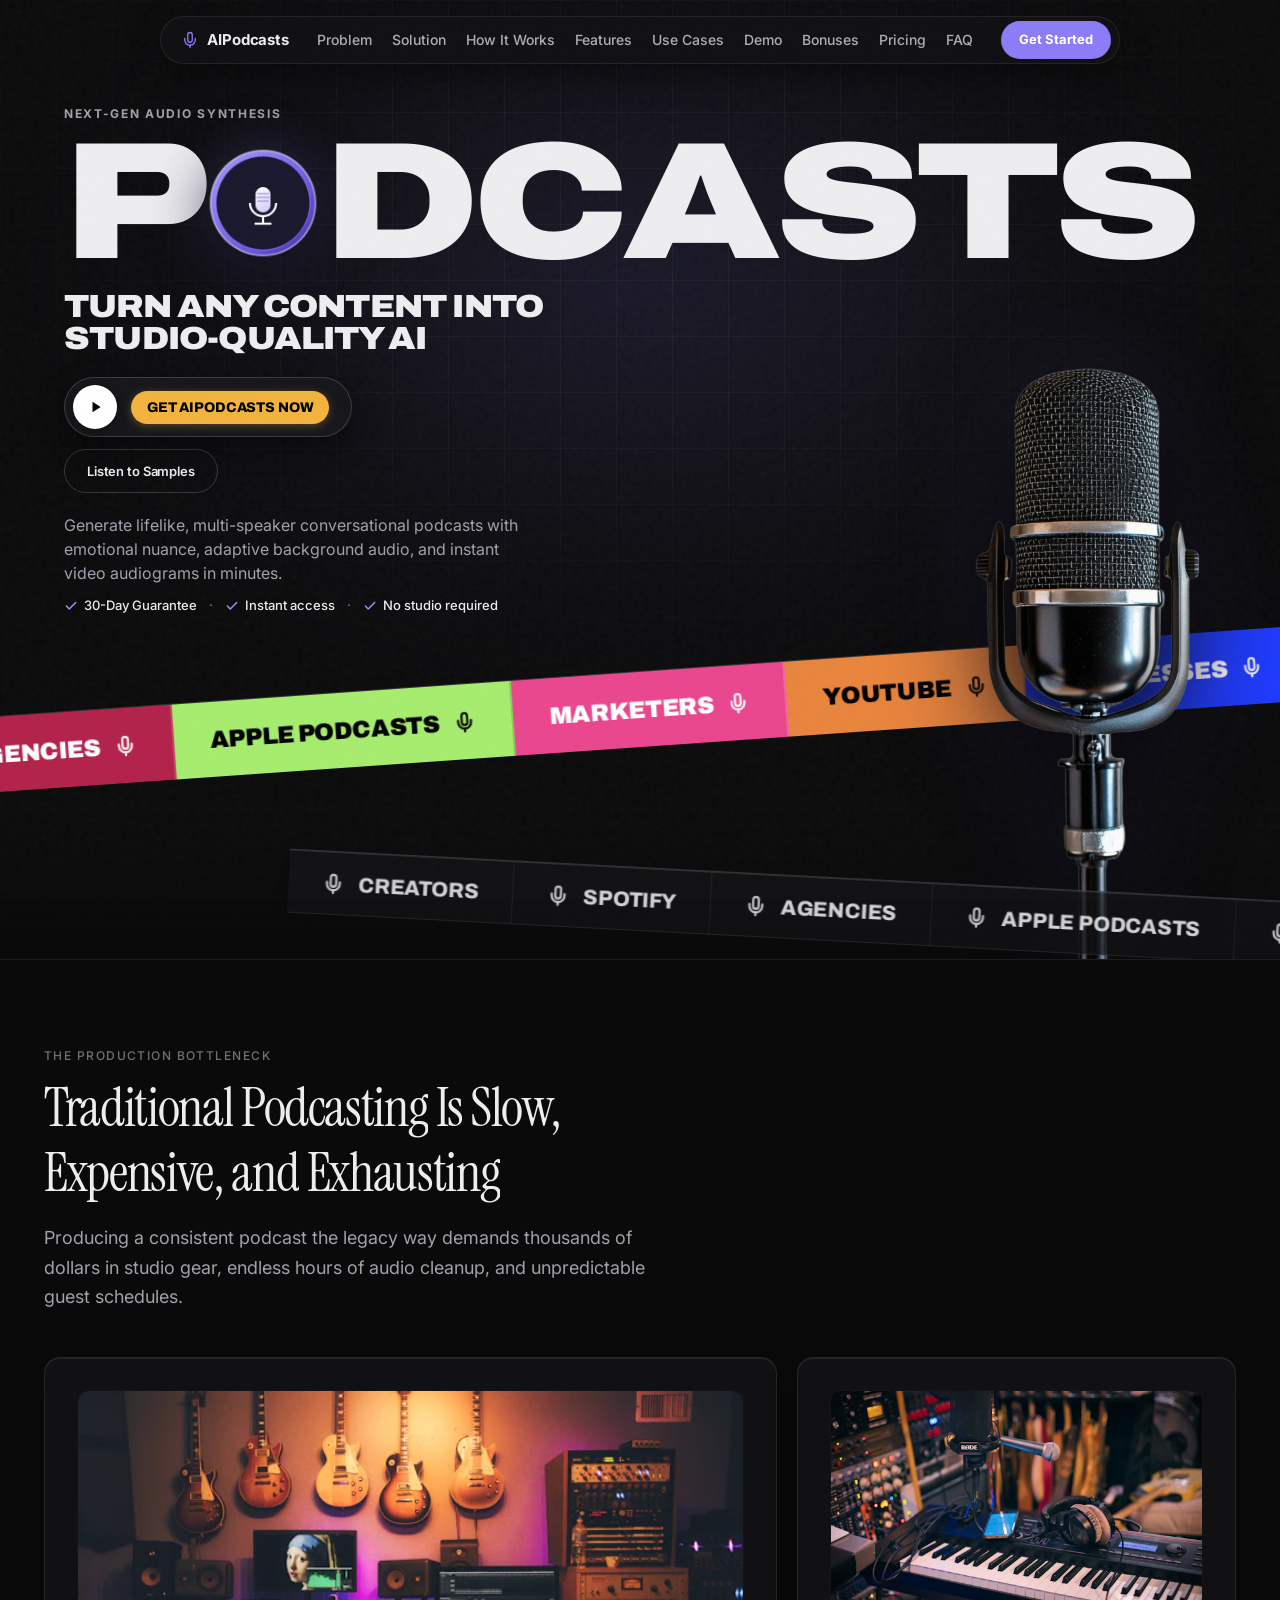
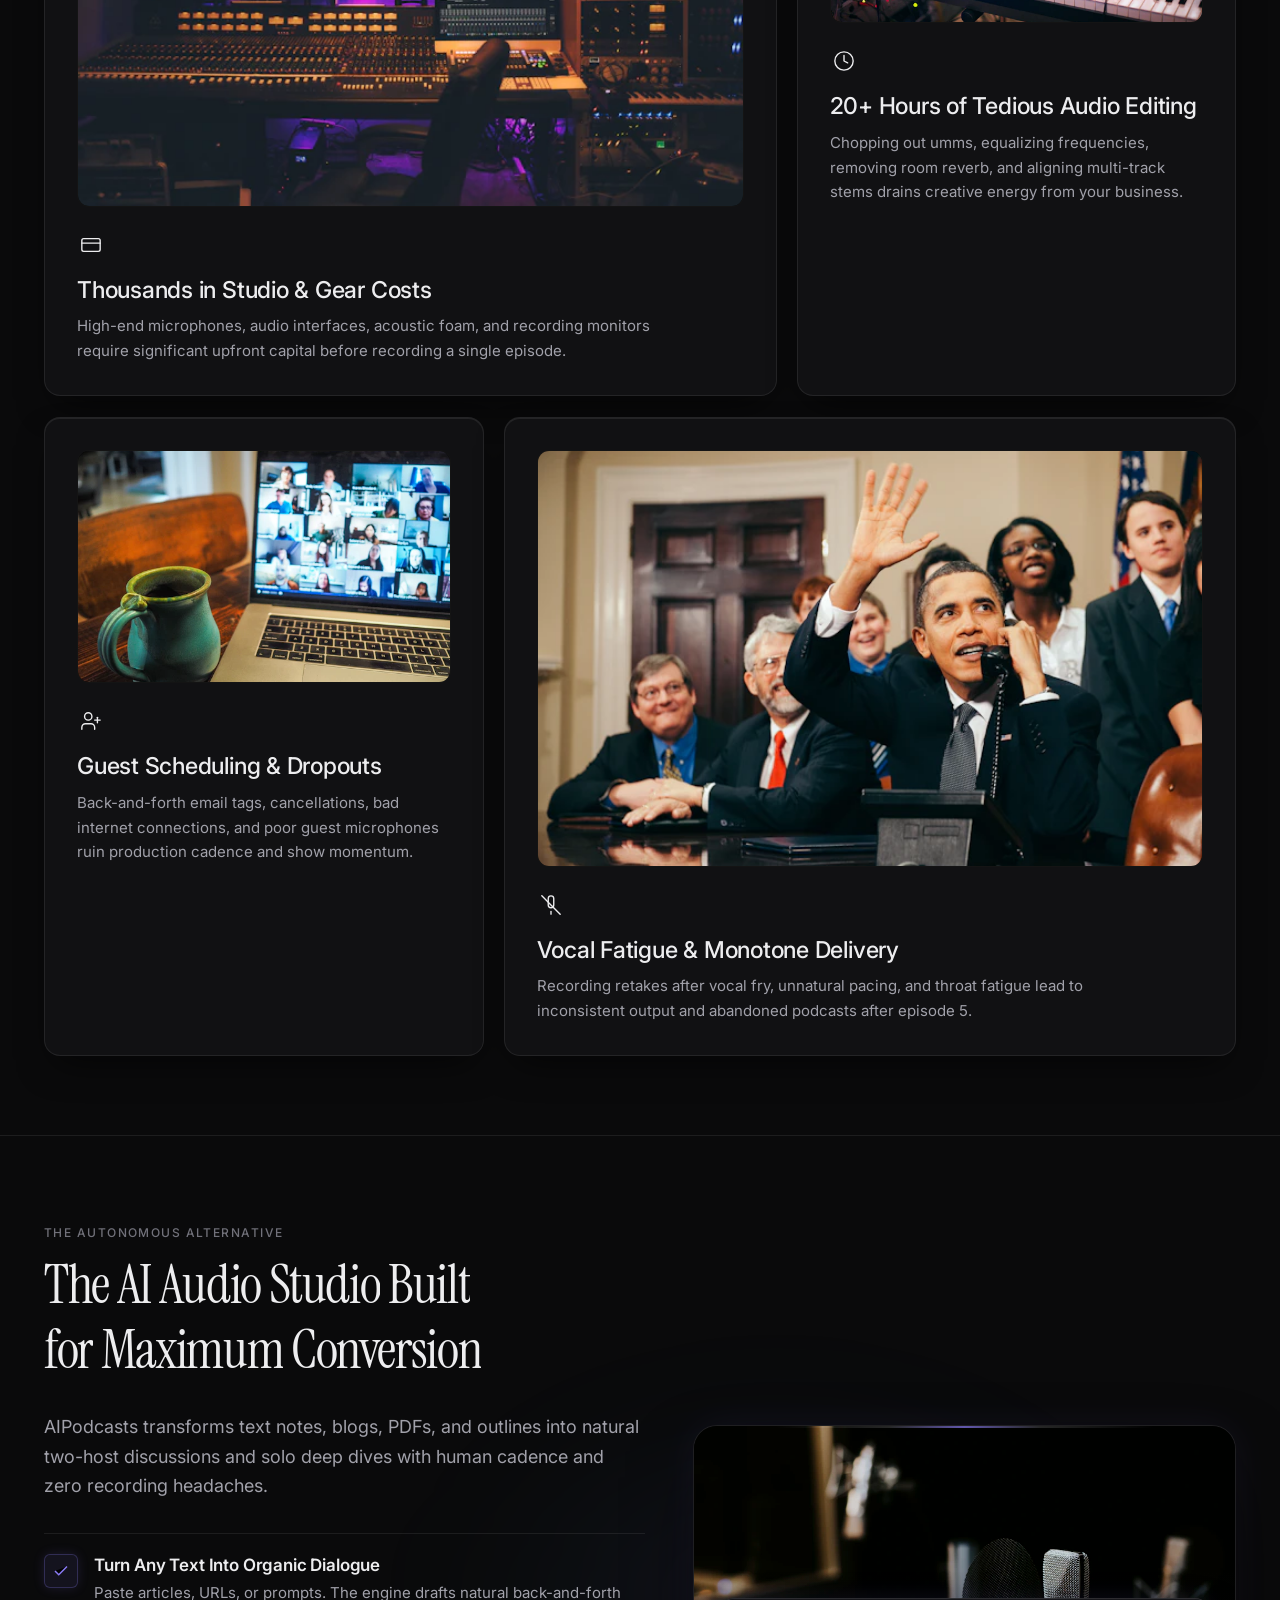
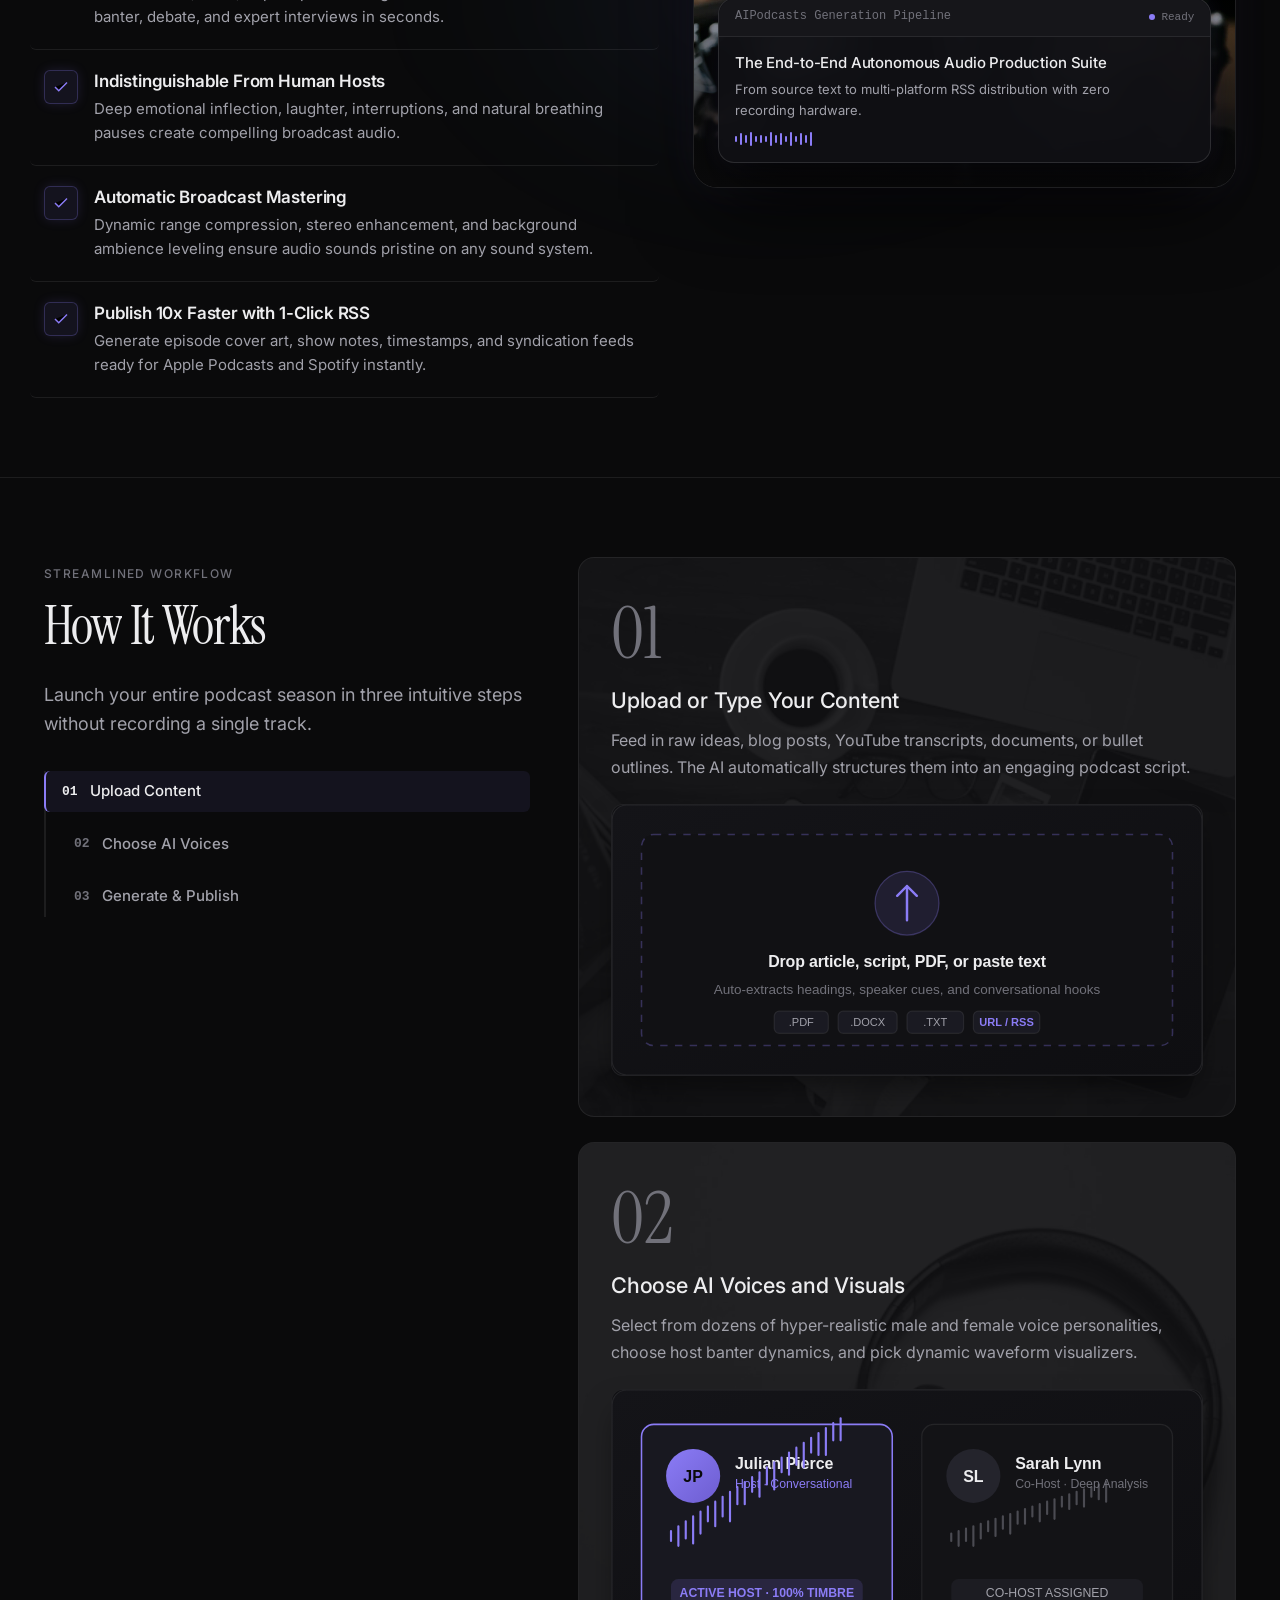
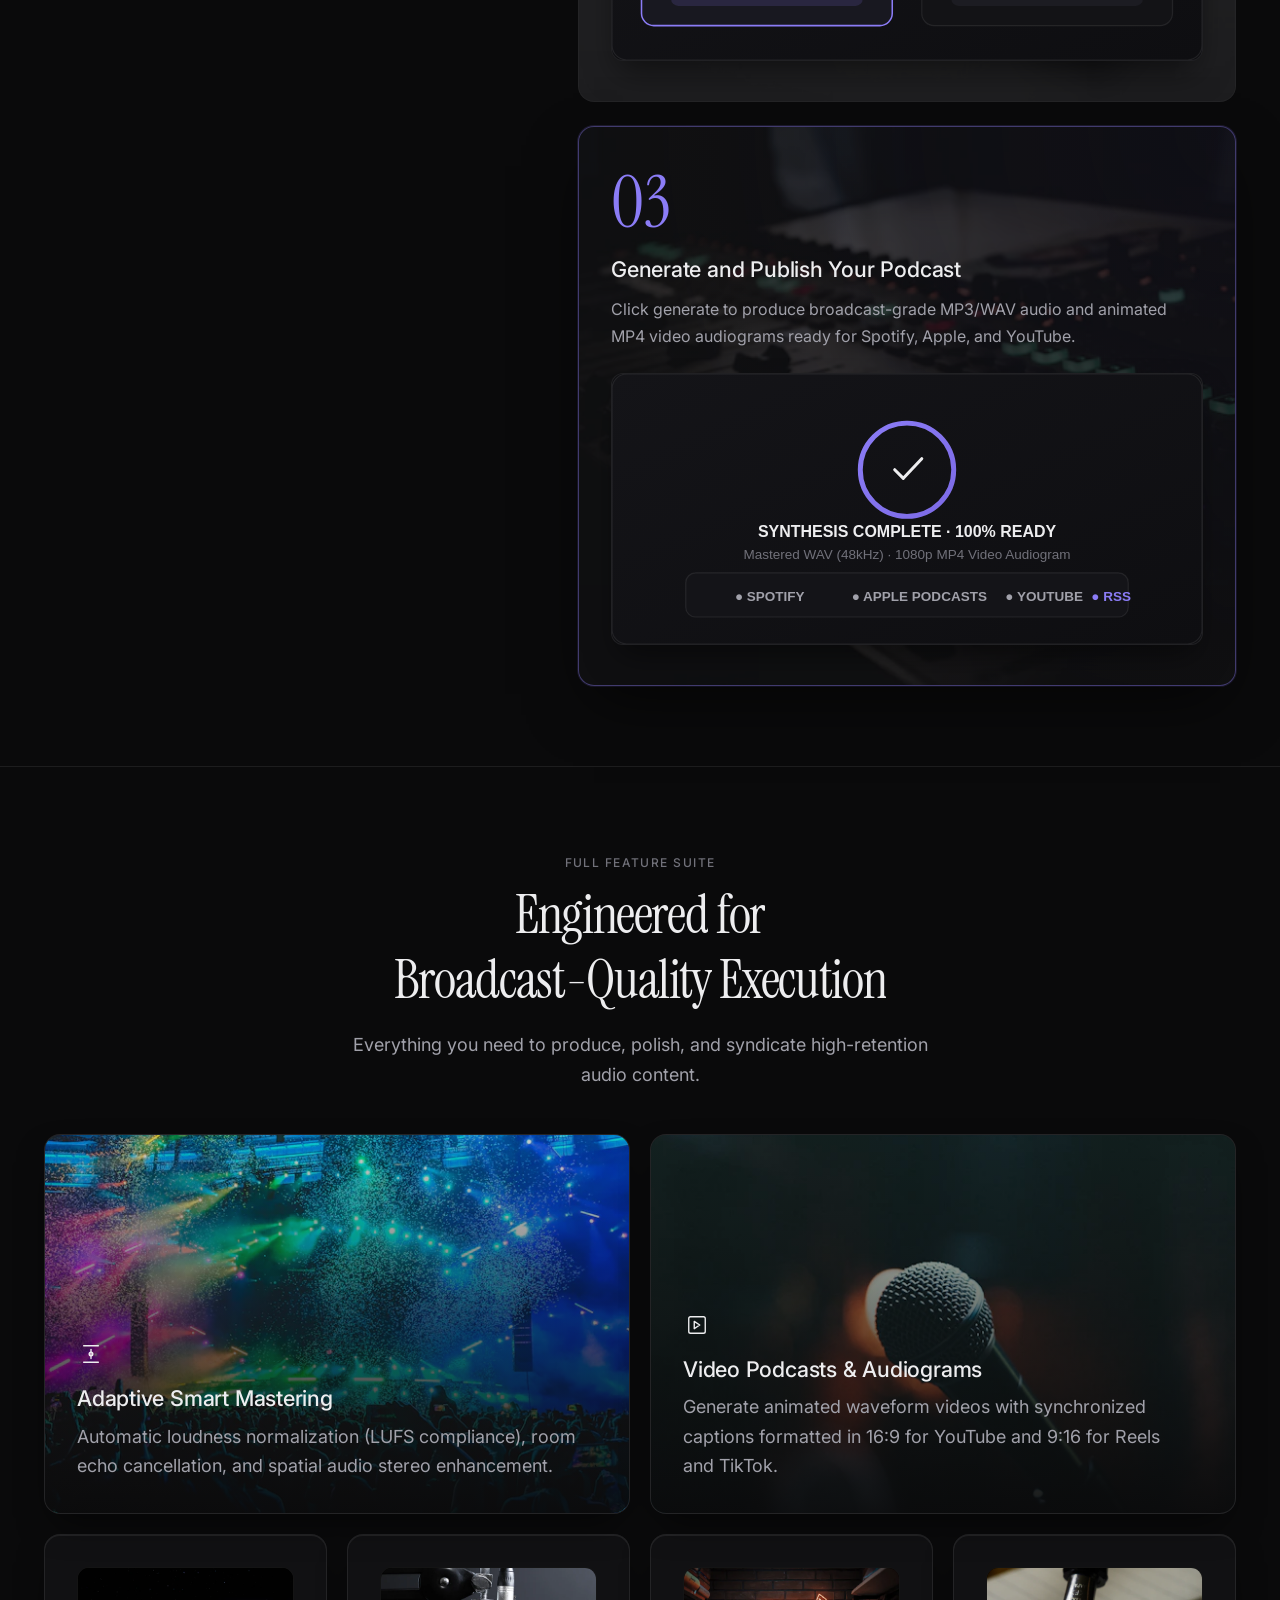
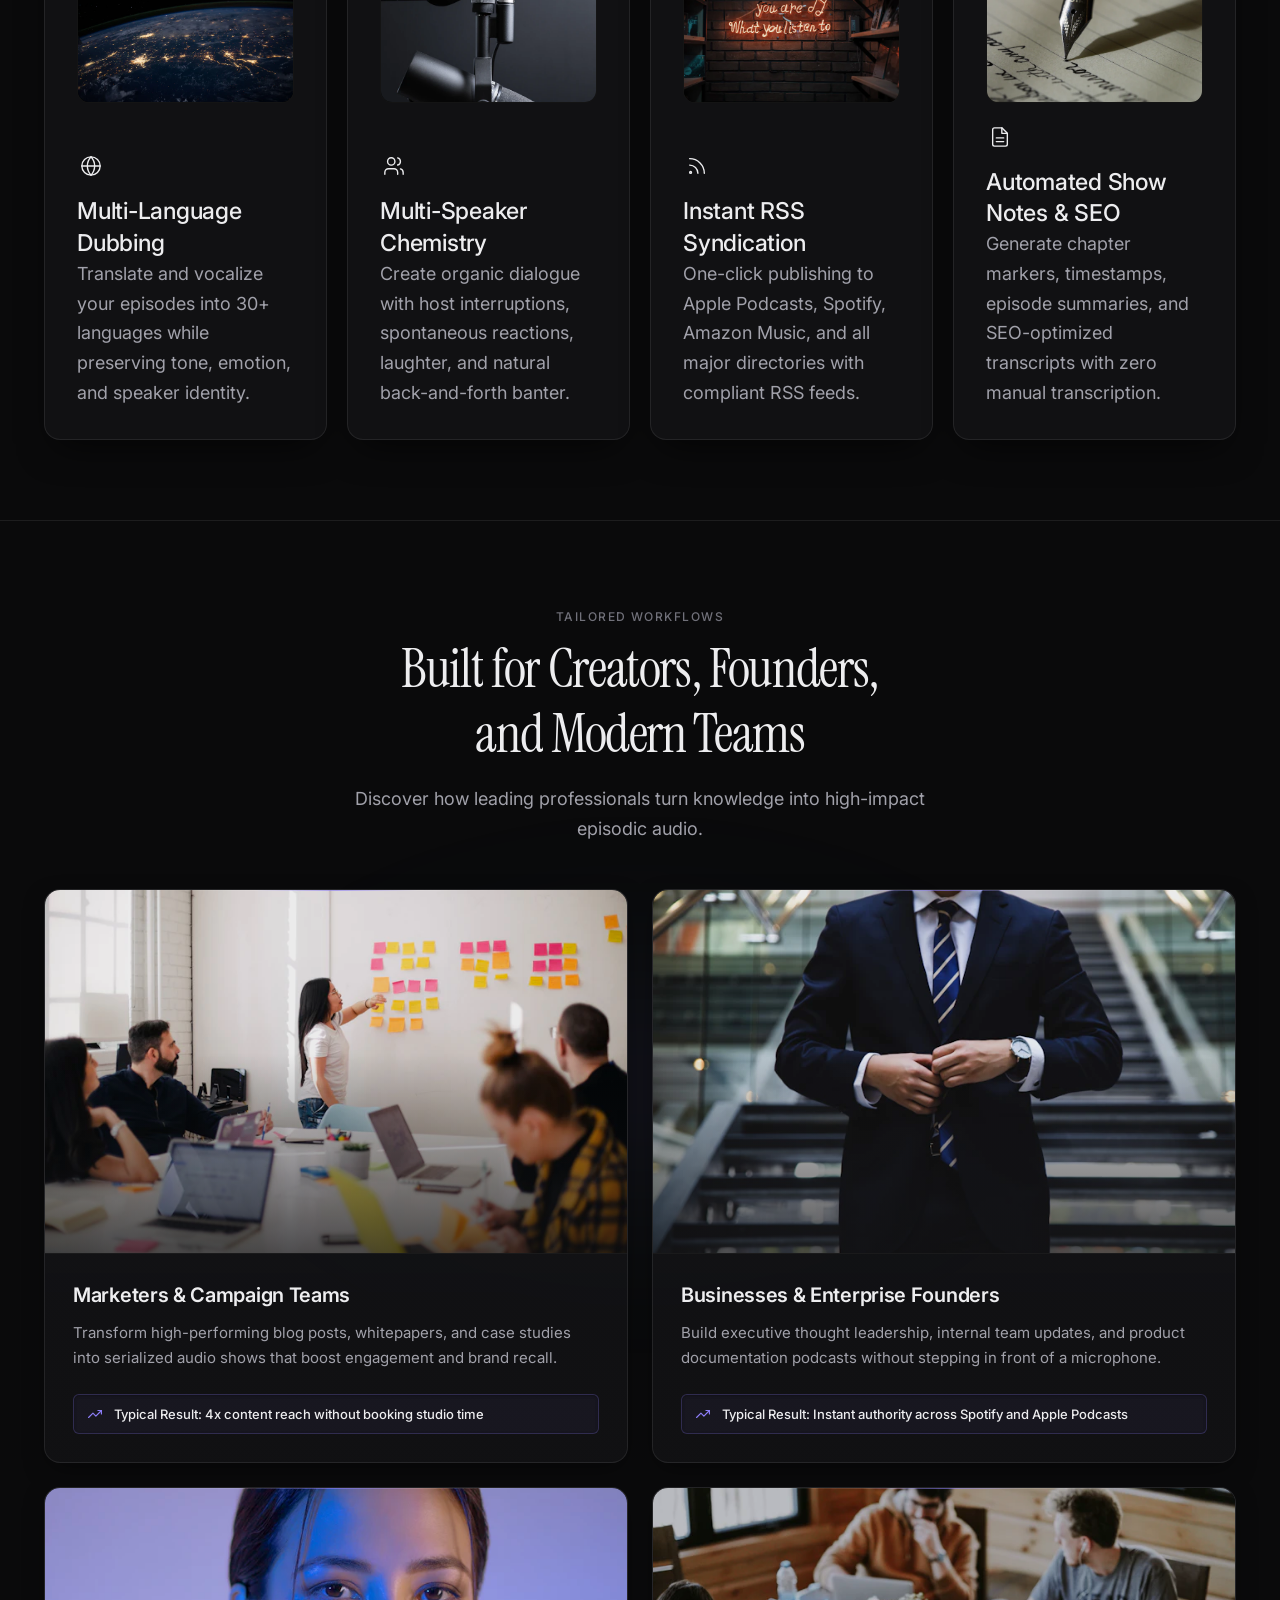
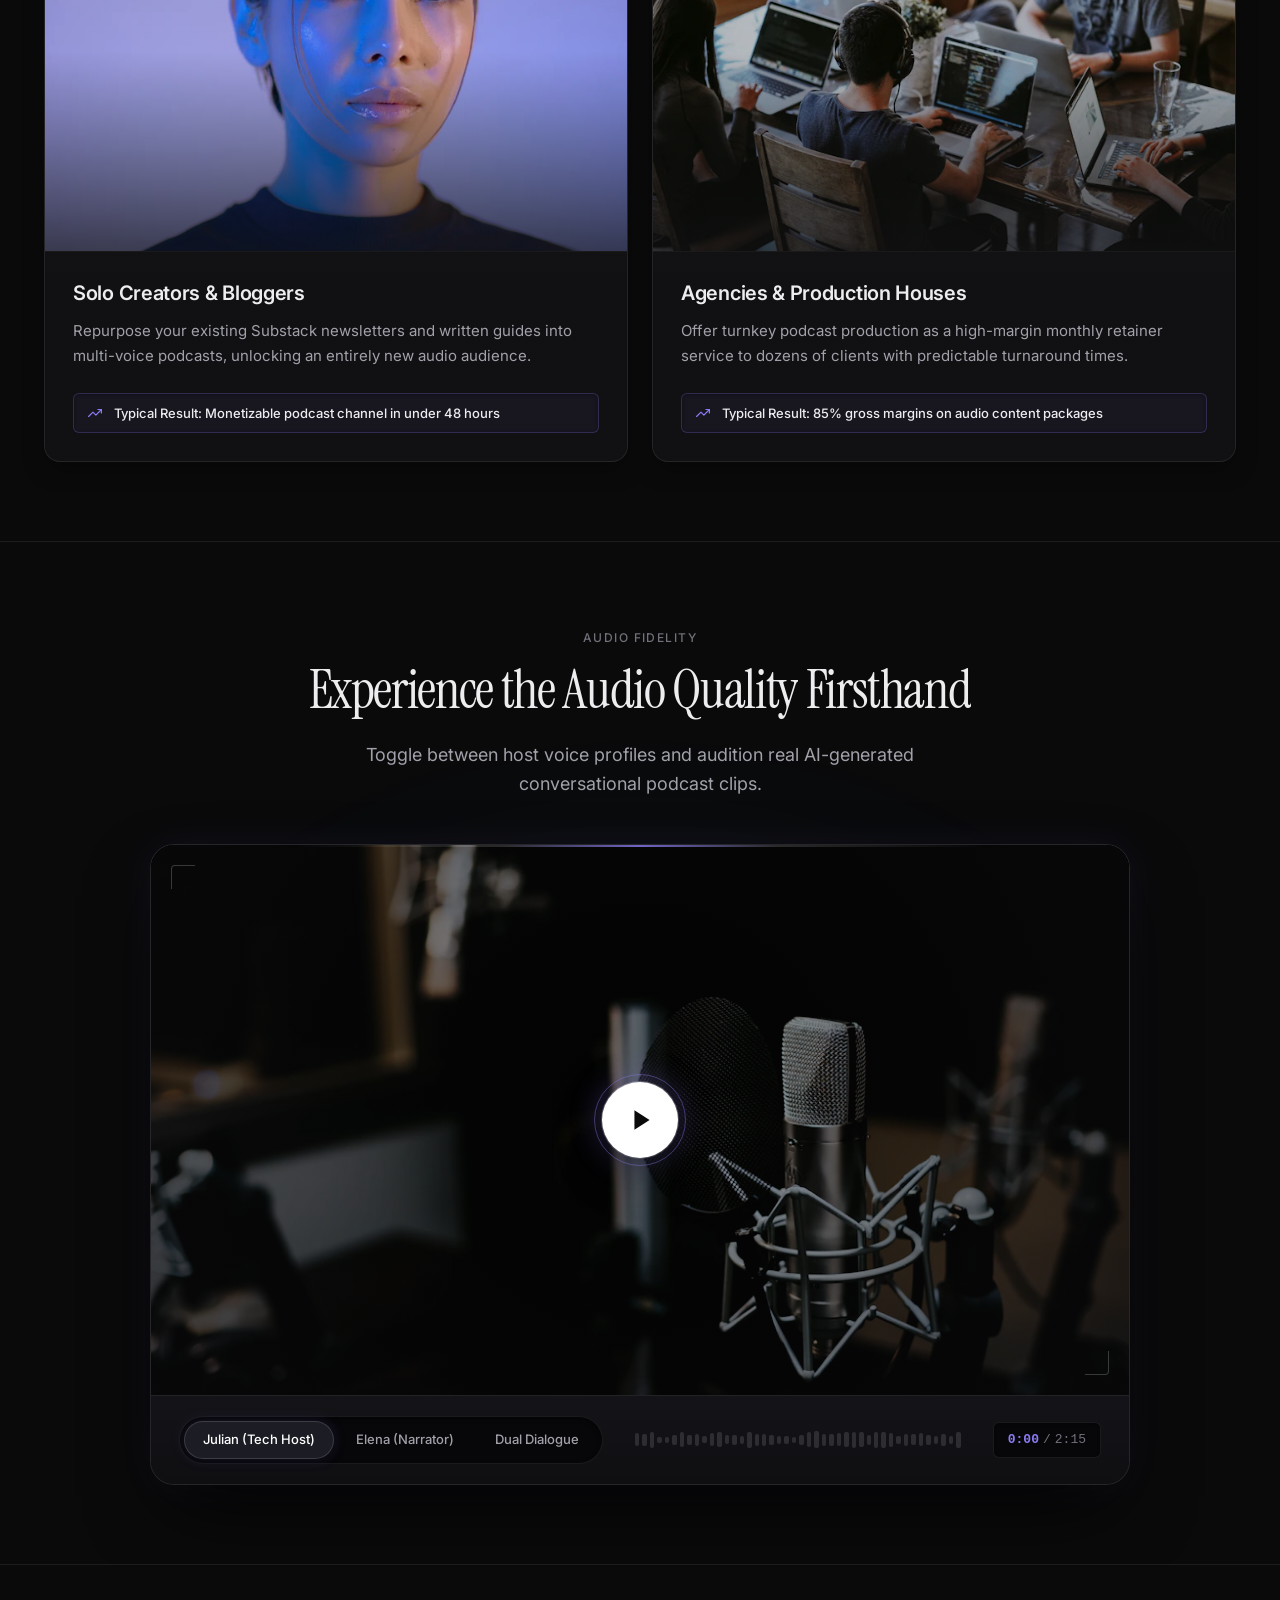
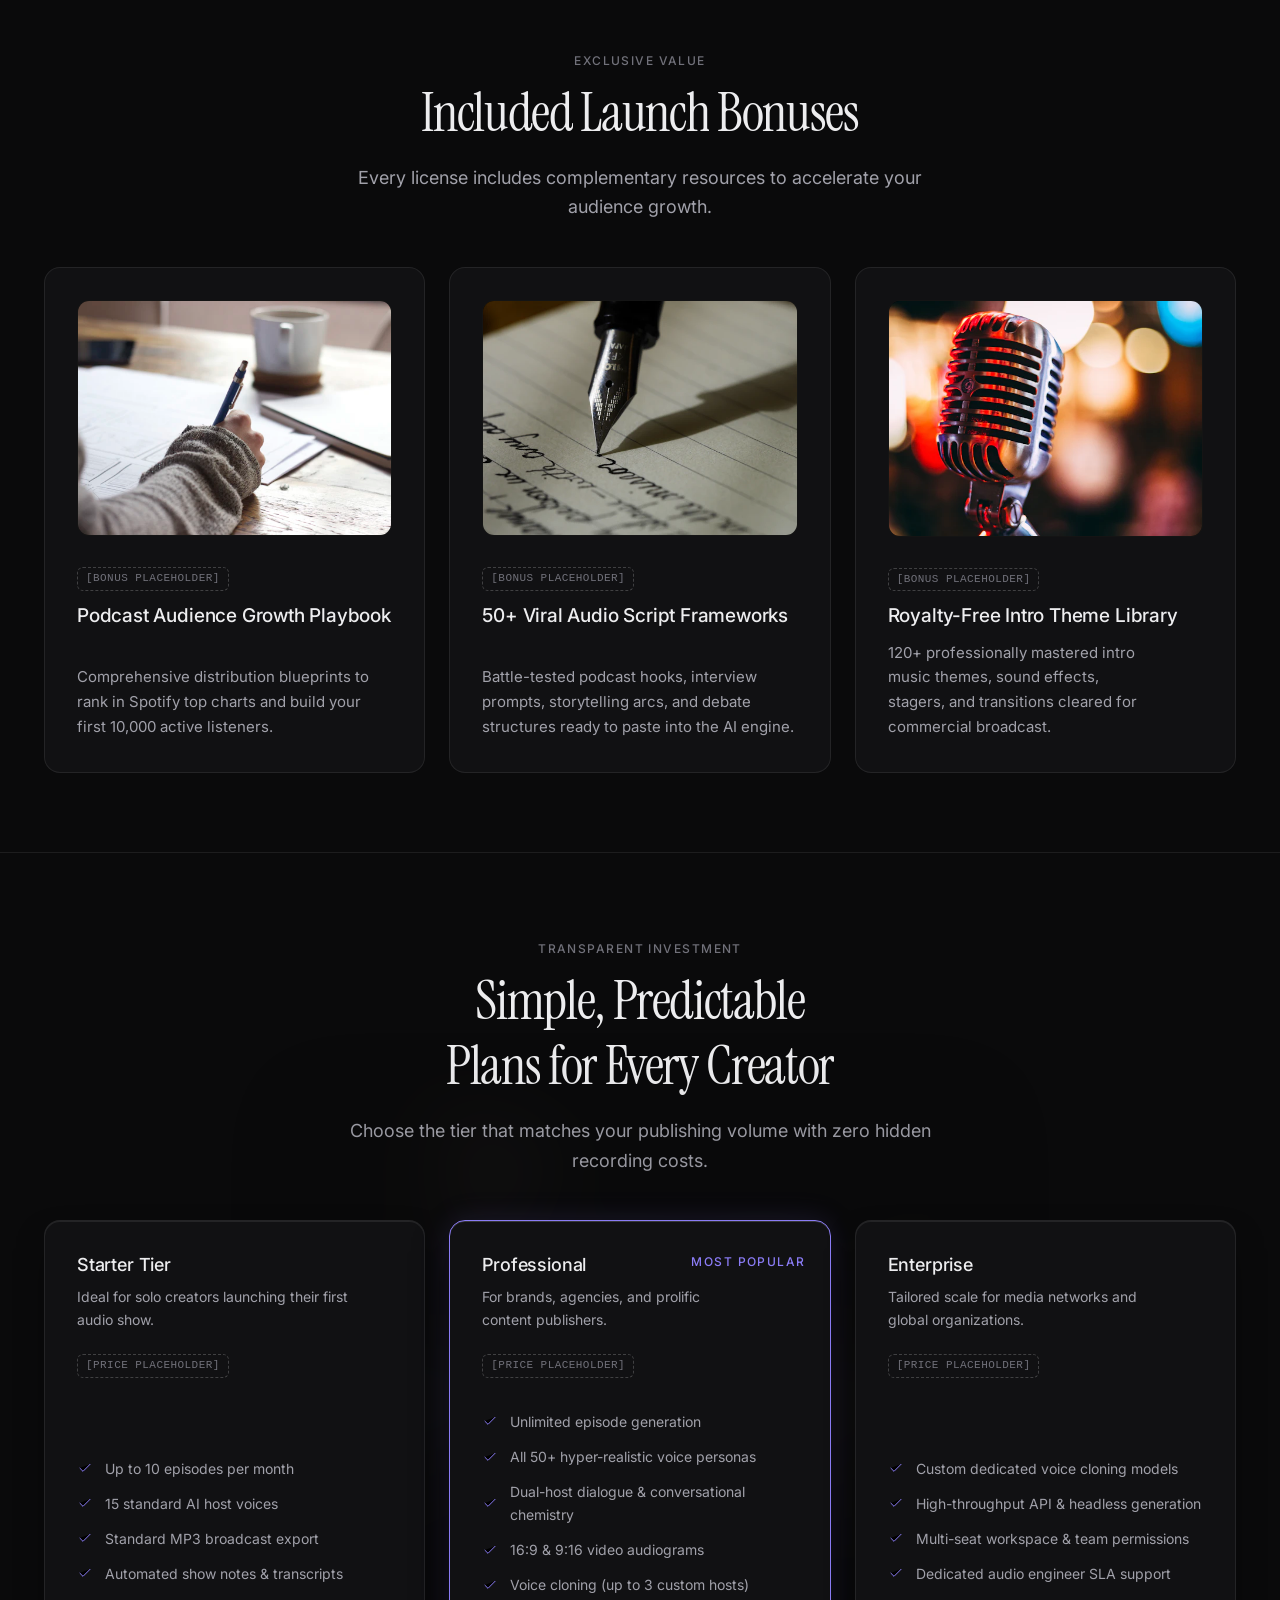
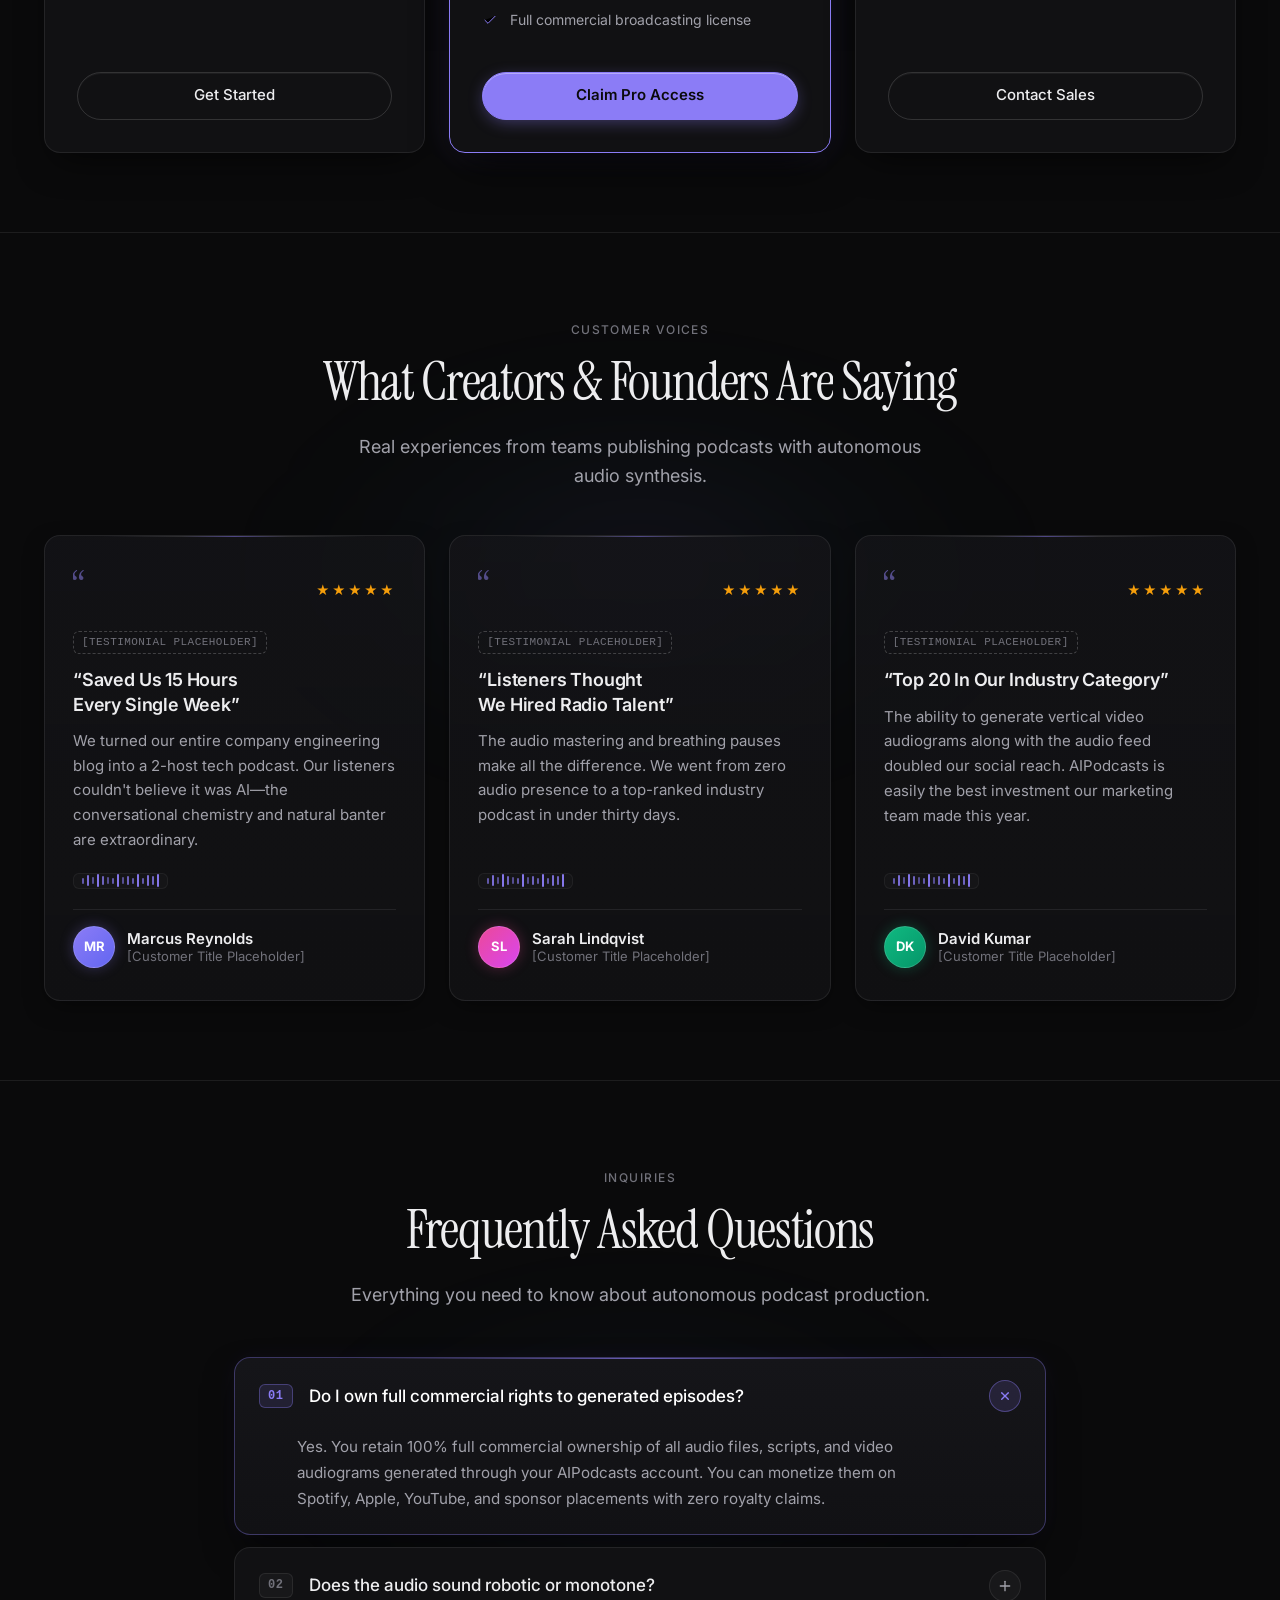
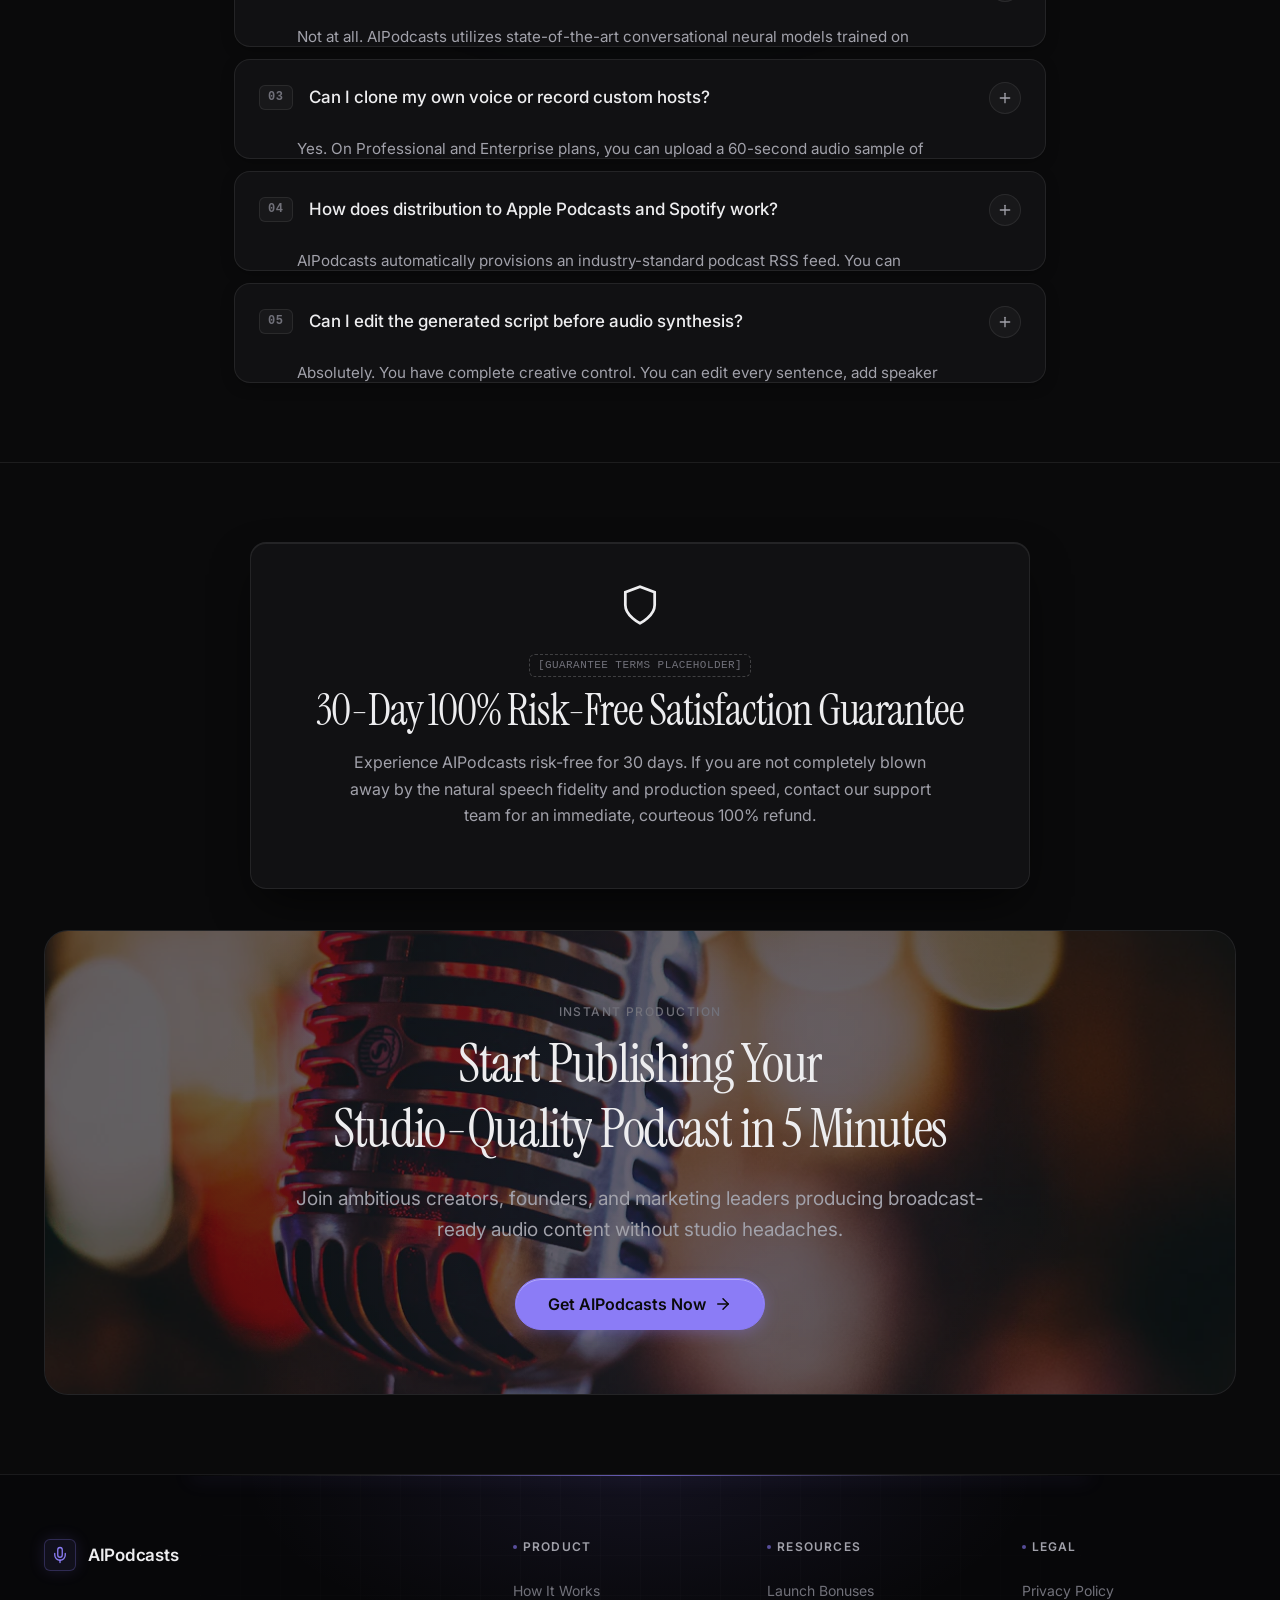
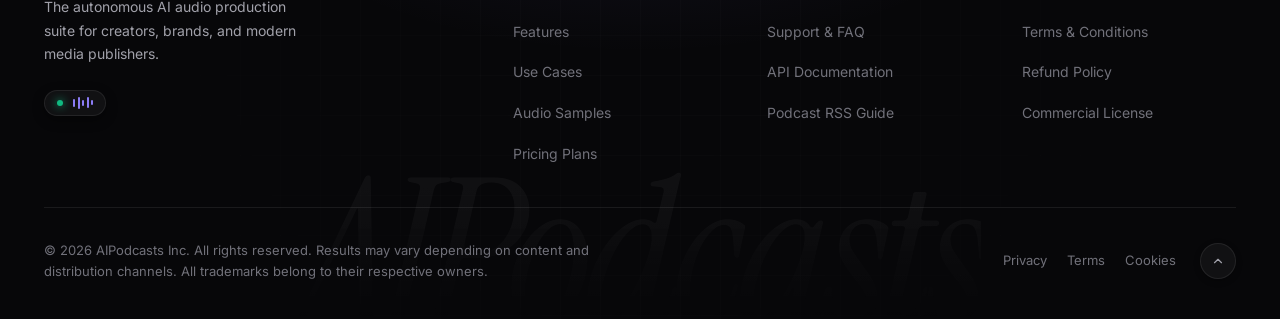
<file: index.html>
<!DOCTYPE html>
<html lang="en">
<head>
  <meta charset="UTF-8">
  <meta name="viewport" content="width=device-width, initial-scale=1.0, viewport-fit=cover">
  <title>AIPodcasts — Turn Any Content Into Studio-Quality AI Podcasts</title>
  <meta name="description" content="Generate lifelike, multi-speaker conversational podcasts with emotional nuance, adaptive background audio, and instant video audiograms in minutes.">

  <!-- Google Fonts Preconnect & Imports (Archivo 800/900, Unbounded 800, Instrument Serif, Inter) -->
  <link rel="preconnect" href="https://fonts.googleapis.com">
  <link rel="preconnect" href="https://fonts.gstatic.com" crossorigin>
  <link href="https://fonts.googleapis.com/css2?family=Archivo:wght@800;900&family=Unbounded:wght@800&family=Instrument+Serif:ital@0;1&family=Inter:wght@400;500;600;800&display=swap" rel="stylesheet">

  <!-- Favicon -->
  <link rel="icon" type="image/png" sizes="32x32" href="assets/icons/favicon-32x32.png">
  <link rel="icon" type="image/png" sizes="512x512" href="assets/icons/favicon.png">
  <link rel="apple-touch-icon" sizes="180x180" href="assets/icons/apple-touch-icon.png">
  <link rel="shortcut icon" href="assets/icons/favicon-32x32.png">

  <!-- Stylesheets -->
  <link rel="stylesheet" href="css/base.css">
  <link rel="stylesheet" href="css/components.css">
  <link rel="stylesheet" href="css/sections.css">
  <link rel="stylesheet" href="css/responsive.css">
  <link rel="stylesheet" href="css/sections/hero.css">
</head>
<body>
  <!-- Scroll Progress Indicator -->
  <div id="scroll-progress" aria-hidden="true"></div>

  <!-- Accessibility Skip Link -->
  <a href="#main-content" class="skip-link">Skip to main content</a>

  <!-- =========================================================================
       FLOATING PILL HEADER (Tightened 48px Pill, 14px Nav, 40px CTA)
       ========================================================================= -->
  <header class="site-header" id="header">
    <div class="site-header__pill">
      <a href="#hero" class="site-header__brand" aria-label="AIPodcasts Home">
        <svg class="site-header__brand-icon" viewBox="0 0 24 24" fill="none" stroke="currentColor" stroke-width="1.75" stroke-linecap="round" stroke-linejoin="round">
          <path d="M12 2a3 3 0 0 0-3 3v7a3 3 0 0 0 6 0V5a3 3 0 0 0-3-3Z"/>
          <path d="M19 10v2a7 7 0 0 1-14 0v-2"/>
          <line x1="12" x2="12" y1="19" y2="22"/>
        </svg>
        <span>AIPodcasts</span>
      </a>

      <nav class="site-header__nav" aria-label="Primary Navigation">
        <a href="#problem" class="site-header__nav-link">Problem</a>
        <a href="#solution" class="site-header__nav-link">Solution</a>
        <a href="#how-it-works" class="site-header__nav-link">How It Works</a>
        <a href="#features" class="site-header__nav-link">Features</a>
        <a href="#use-cases" class="site-header__nav-link">Use Cases</a>
        <a href="#demo" class="site-header__nav-link">Demo</a>
        <a href="#bonuses" class="site-header__nav-link">Bonuses</a>
        <a href="#pricing" class="site-header__nav-link">Pricing</a>
        <a href="#faq" class="site-header__nav-link">FAQ</a>
      </nav>

      <a href="#pricing" class="site-header__cta js-scroll-pricing">
        <span>Get Started</span>
      </a>

      <button class="hamburger-btn" type="button" aria-label="Open menu" aria-expanded="false" aria-controls="mobile-sheet">
        <span></span>
        <span></span>
        <span></span>
      </button>
    </div>
  </header>

  <!-- Full-Screen Mobile Sheet Navigation -->
  <div class="mobile-sheet" id="mobile-sheet" aria-label="Mobile Navigation" role="dialog" aria-modal="true">
    <div class="mobile-sheet__links">
      <a href="#problem" class="mobile-sheet__link">Problem</a>
      <a href="#solution" class="mobile-sheet__link">Solution</a>
      <a href="#how-it-works" class="mobile-sheet__link">How It Works</a>
      <a href="#features" class="mobile-sheet__link">Features</a>
      <a href="#use-cases" class="mobile-sheet__link">Use Cases</a>
      <a href="#demo" class="mobile-sheet__link">Demo</a>
      <a href="#bonuses" class="mobile-sheet__link">Bonuses</a>
      <a href="#pricing" class="mobile-sheet__link">Pricing</a>
      <a href="#faq" class="mobile-sheet__link">FAQ</a>
    </div>
    <div class="mobile-sheet__footer">
      <a href="#pricing" class="btn btn--primary btn--block js-scroll-pricing">
        <span>Get Started</span>
      </a>
    </div>
  </div>

  <main id="main-content">
    <!-- =========================================================================
         HERO SECTION (#hero) - Framer Studio Centered Composition & Live Stage
         ========================================================================= -->
    <section class="section hero hero--editorial" id="hero">
      <!-- Atmospheric Backdrop: Studio Spotlight, Technical Grid & Fine Analog Grain -->
      <div class="hero__atmosphere" aria-hidden="true">
        <div class="hero__spotlight"></div>
        <div class="hero__grid"></div>
        <div class="hero__noise"></div>
        <div class="hero__bottom-fade"></div>
      </div>

      <!-- Top Ribbon Marquee (Tilted -4deg, 76px tall, full-bleed, behind portrait in black area) -->
      <div class="hero__ribbon-wrap hero__ribbon-wrap--top" aria-hidden="true">
        <div class="hero__ribbon hero__ribbon--top" id="hero-ribbon-top">
          <div class="hero__ribbon-track">
            <span class="hero__ribbon-block block--orange">Creators <svg class="hero__ribbon-mic" viewBox="0 0 24 24" fill="none" stroke="currentColor" stroke-width="2.5" stroke-linecap="round" stroke-linejoin="round" aria-hidden="true"><path d="M12 2a3 3 0 0 0-3 3v7a3 3 0 0 0 6 0V5a3 3 0 0 0-3-3Z"/><path d="M19 10v2a7 7 0 0 1-14 0v-2"/><line x1="12" x2="12" y1="19" y2="22"/></svg></span>
            <span class="hero__ribbon-block block--blue">Spotify <svg class="hero__ribbon-mic" viewBox="0 0 24 24" fill="none" stroke="currentColor" stroke-width="2.5" stroke-linecap="round" stroke-linejoin="round" aria-hidden="true"><path d="M12 2a3 3 0 0 0-3 3v7a3 3 0 0 0 6 0V5a3 3 0 0 0-3-3Z"/><path d="M19 10v2a7 7 0 0 1-14 0v-2"/><line x1="12" x2="12" y1="19" y2="22"/></svg></span>
            <span class="hero__ribbon-block block--crimson">Agencies <svg class="hero__ribbon-mic" viewBox="0 0 24 24" fill="none" stroke="currentColor" stroke-width="2.5" stroke-linecap="round" stroke-linejoin="round" aria-hidden="true"><path d="M12 2a3 3 0 0 0-3 3v7a3 3 0 0 0 6 0V5a3 3 0 0 0-3-3Z"/><path d="M19 10v2a7 7 0 0 1-14 0v-2"/><line x1="12" x2="12" y1="19" y2="22"/></svg></span>
            <span class="hero__ribbon-block block--green">Apple Podcasts <svg class="hero__ribbon-mic" viewBox="0 0 24 24" fill="none" stroke="currentColor" stroke-width="2.5" stroke-linecap="round" stroke-linejoin="round" aria-hidden="true"><path d="M12 2a3 3 0 0 0-3 3v7a3 3 0 0 0 6 0V5a3 3 0 0 0-3-3Z"/><path d="M19 10v2a7 7 0 0 1-14 0v-2"/><line x1="12" x2="12" y1="19" y2="22"/></svg></span>
            <span class="hero__ribbon-block block--pink">Marketers <svg class="hero__ribbon-mic" viewBox="0 0 24 24" fill="none" stroke="currentColor" stroke-width="2.5" stroke-linecap="round" stroke-linejoin="round" aria-hidden="true"><path d="M12 2a3 3 0 0 0-3 3v7a3 3 0 0 0 6 0V5a3 3 0 0 0-3-3Z"/><path d="M19 10v2a7 7 0 0 1-14 0v-2"/><line x1="12" x2="12" y1="19" y2="22"/></svg></span>
            <span class="hero__ribbon-block block--orange">YouTube <svg class="hero__ribbon-mic" viewBox="0 0 24 24" fill="none" stroke="currentColor" stroke-width="2.5" stroke-linecap="round" stroke-linejoin="round" aria-hidden="true"><path d="M12 2a3 3 0 0 0-3 3v7a3 3 0 0 0 6 0V5a3 3 0 0 0-3-3Z"/><path d="M19 10v2a7 7 0 0 1-14 0v-2"/><line x1="12" x2="12" y1="19" y2="22"/></svg></span>
            <span class="hero__ribbon-block block--blue">Businesses <svg class="hero__ribbon-mic" viewBox="0 0 24 24" fill="none" stroke="currentColor" stroke-width="2.5" stroke-linecap="round" stroke-linejoin="round" aria-hidden="true"><path d="M12 2a3 3 0 0 0-3 3v7a3 3 0 0 0 6 0V5a3 3 0 0 0-3-3Z"/><path d="M19 10v2a7 7 0 0 1-14 0v-2"/><line x1="12" x2="12" y1="19" y2="22"/></svg></span>
            <span class="hero__ribbon-block block--crimson">RSS <svg class="hero__ribbon-mic" viewBox="0 0 24 24" fill="none" stroke="currentColor" stroke-width="2.5" stroke-linecap="round" stroke-linejoin="round" aria-hidden="true"><path d="M12 2a3 3 0 0 0-3 3v7a3 3 0 0 0 6 0V5a3 3 0 0 0-3-3Z"/><path d="M19 10v2a7 7 0 0 1-14 0v-2"/><line x1="12" x2="12" y1="19" y2="22"/></svg></span>
          </div>
          <div class="hero__ribbon-track" aria-hidden="true">
            <span class="hero__ribbon-block block--orange">Creators <svg class="hero__ribbon-mic" viewBox="0 0 24 24" fill="none" stroke="currentColor" stroke-width="2.5" stroke-linecap="round" stroke-linejoin="round" aria-hidden="true"><path d="M12 2a3 3 0 0 0-3 3v7a3 3 0 0 0 6 0V5a3 3 0 0 0-3-3Z"/><path d="M19 10v2a7 7 0 0 1-14 0v-2"/><line x1="12" x2="12" y1="19" y2="22"/></svg></span>
            <span class="hero__ribbon-block block--blue">Spotify <svg class="hero__ribbon-mic" viewBox="0 0 24 24" fill="none" stroke="currentColor" stroke-width="2.5" stroke-linecap="round" stroke-linejoin="round" aria-hidden="true"><path d="M12 2a3 3 0 0 0-3 3v7a3 3 0 0 0 6 0V5a3 3 0 0 0-3-3Z"/><path d="M19 10v2a7 7 0 0 1-14 0v-2"/><line x1="12" x2="12" y1="19" y2="22"/></svg></span>
            <span class="hero__ribbon-block block--crimson">Agencies <svg class="hero__ribbon-mic" viewBox="0 0 24 24" fill="none" stroke="currentColor" stroke-width="2.5" stroke-linecap="round" stroke-linejoin="round" aria-hidden="true"><path d="M12 2a3 3 0 0 0-3 3v7a3 3 0 0 0 6 0V5a3 3 0 0 0-3-3Z"/><path d="M19 10v2a7 7 0 0 1-14 0v-2"/><line x1="12" x2="12" y1="19" y2="22"/></svg></span>
            <span class="hero__ribbon-block block--green">Apple Podcasts <svg class="hero__ribbon-mic" viewBox="0 0 24 24" fill="none" stroke="currentColor" stroke-width="2.5" stroke-linecap="round" stroke-linejoin="round" aria-hidden="true"><path d="M12 2a3 3 0 0 0-3 3v7a3 3 0 0 0 6 0V5a3 3 0 0 0-3-3Z"/><path d="M19 10v2a7 7 0 0 1-14 0v-2"/><line x1="12" x2="12" y1="19" y2="22"/></svg></span>
            <span class="hero__ribbon-block block--pink">Marketers <svg class="hero__ribbon-mic" viewBox="0 0 24 24" fill="none" stroke="currentColor" stroke-width="2.5" stroke-linecap="round" stroke-linejoin="round" aria-hidden="true"><path d="M12 2a3 3 0 0 0-3 3v7a3 3 0 0 0 6 0V5a3 3 0 0 0-3-3Z"/><path d="M19 10v2a7 7 0 0 1-14 0v-2"/><line x1="12" x2="12" y1="19" y2="22"/></svg></span>
            <span class="hero__ribbon-block block--orange">YouTube <svg class="hero__ribbon-mic" viewBox="0 0 24 24" fill="none" stroke="currentColor" stroke-width="2.5" stroke-linecap="round" stroke-linejoin="round" aria-hidden="true"><path d="M12 2a3 3 0 0 0-3 3v7a3 3 0 0 0 6 0V5a3 3 0 0 0-3-3Z"/><path d="M19 10v2a7 7 0 0 1-14 0v-2"/><line x1="12" x2="12" y1="19" y2="22"/></svg></span>
            <span class="hero__ribbon-block block--blue">Businesses <svg class="hero__ribbon-mic" viewBox="0 0 24 24" fill="none" stroke="currentColor" stroke-width="2.5" stroke-linecap="round" stroke-linejoin="round" aria-hidden="true"><path d="M12 2a3 3 0 0 0-3 3v7a3 3 0 0 0 6 0V5a3 3 0 0 0-3-3Z"/><path d="M19 10v2a7 7 0 0 1-14 0v-2"/><line x1="12" x2="12" y1="19" y2="22"/></svg></span>
            <span class="hero__ribbon-block block--crimson">RSS <svg class="hero__ribbon-mic" viewBox="0 0 24 24" fill="none" stroke="currentColor" stroke-width="2.5" stroke-linecap="round" stroke-linejoin="round" aria-hidden="true"><path d="M12 2a3 3 0 0 0-3 3v7a3 3 0 0 0 6 0V5a3 3 0 0 0-3-3Z"/><path d="M19 10v2a7 7 0 0 1-14 0v-2"/><line x1="12" x2="12" y1="19" y2="22"/></svg></span>
          </div>
        </div>
      </div>

      <!-- Main Editorial Hero Container -->
      <div class="container hero__container">
        <!-- Eyebrow: 13px uppercase, 0.14em tracking, #000 at 60% -->
        <div class="hero__eyebrow">NEXT-GEN AUDIO SYNTHESIS</div>

        <!-- H1 Lockup: PODCASTS first visually via CSS order, full sentence via aria-label -->
        <h1 class="hero__title" aria-label="Turn Any Content Into Studio-Quality AI Podcasts">
          <!-- Visual Line 1: Giant Word PODCASTS (~90% container width) -->
          <span class="hero__giant-word" aria-hidden="true">
            <span class="hero__giant-char">P</span>
            <span class="hero__giant-char hero__giant-char--coin">
              <span class="sr-only">O</span>
              <span class="hero__coin-wrap" id="hero-coin-sticker" aria-hidden="true">
                <img class="hero__coin-img" src="assets/images/hero-mic-3d.webp" alt="" width="120" height="120" loading="eager" fetchpriority="high">
                <span class="hero__coin-fallback" aria-hidden="true">
                  <svg viewBox="0 0 24 24" fill="none" stroke="currentColor" stroke-width="2" stroke-linecap="round" stroke-linejoin="round"><path d="M12 2a3 3 0 0 0-3 3v7a3 3 0 0 0 6 0V5a3 3 0 0 0-3-3Z"/><path d="M19 10v2a7 7 0 0 1-14 0v-2"/><line x1="12" x2="12" y1="19" y2="22"/></svg>
                </span>
              </span>
            </span>
            <span class="hero__giant-char">D</span>
            <span class="hero__giant-char">C</span>
            <span class="hero__giant-char">A</span>
            <span class="hero__giant-char">S</span>
            <span class="hero__giant-char">T</span>
            <span class="hero__giant-char">S</span>
          </span>

          <!-- Visual Line 2 & CTA Grid Row: Left headline, Right capsule CTA -->
          <div class="hero__line2-cta-row">
            <span class="hero__title-line2">
              TURN ANY CONTENT INTO STUDIO-QUALITY AI
            </span>

            <div class="hero__cta-actions">
              <!-- 64px Tall Neo-Brutalist Capsule CTA -->
              <a href="#pricing" class="hero__cta-capsule js-scroll-pricing" id="hero-main-cta" aria-label="Get AIPodcasts Now">
                <span class="hero__cta-play-circle" aria-hidden="true">
                  <svg width="14" height="14" viewBox="0 0 24 24" fill="#000000"><polygon points="6 3 20 12 6 21 6 3"/></svg>
                </span>
                <span class="hero__cta-label">GET AIPODCASTS NOW</span>
                <span class="hero__cta-ripple" aria-hidden="true"></span>
              </a>

              <!-- 48px Outlined Black Pill Underneath -->
              <a href="#demo" class="hero__cta-secondary">
                <span>Listen to Samples</span>
              </a>
            </div>
          </div>
        </h1>

        <!-- Subcopy & Trust Line Row (Under second headline line at left) -->
        <div class="hero__subcopy-row">
          <p class="hero__subcopy">
            Generate lifelike, multi-speaker conversational podcasts with emotional nuance, adaptive background audio, and instant video audiograms in minutes.
          </p>
          <div class="hero__trust-line">
            <span class="hero__trust-item">
              <svg width="13" height="13" viewBox="0 0 24 24" fill="none" stroke="currentColor" stroke-width="2" stroke-linecap="round" stroke-linejoin="round" aria-hidden="true"><polyline points="20 6 9 17 4 12"/></svg>
              <span>30-Day Guarantee</span>
            </span>
            <span class="hero__trust-sep" aria-hidden="true">·</span>
            <span class="hero__trust-item">
              <svg width="13" height="13" viewBox="0 0 24 24" fill="none" stroke="currentColor" stroke-width="2" stroke-linecap="round" stroke-linejoin="round" aria-hidden="true"><polyline points="20 6 9 17 4 12"/></svg>
              <span>Instant access</span>
            </span>
            <span class="hero__trust-sep" aria-hidden="true">·</span>
            <span class="hero__trust-item">
              <svg width="13" height="13" viewBox="0 0 24 24" fill="none" stroke="currentColor" stroke-width="2" stroke-linecap="round" stroke-linejoin="round" aria-hidden="true"><polyline points="20 6 9 17 4 12"/></svg>
              <span>No studio required</span>
            </span>
          </div>
        </div>
      </div>

      <!-- Studio Microphone Visual (Vintage Cutout replacing Portrait Stage) -->
      <img class="hero__microphone-img" id="hero-portrait-img" src="assets/images/hero-mic.png" alt="Vintage studio microphone" width="650" height="650" loading="eager" fetchpriority="high">

      <!-- Bottom Ribbon Marquee (Tilted +3deg, Grayscale Reflection in FRONT of portrait's shoulders) -->
      <div class="hero__ribbon-wrap hero__ribbon-wrap--bottom" aria-hidden="true">
        <div class="hero__ribbon hero__ribbon--bottom" id="hero-ribbon-bottom">
          <div class="hero__ribbon-track">
            <span class="hero__ribbon-block"><svg class="hero__ribbon-mic" viewBox="0 0 24 24" fill="none" stroke="currentColor" stroke-width="2.5" stroke-linecap="round" stroke-linejoin="round" aria-hidden="true"><path d="M12 2a3 3 0 0 0-3 3v7a3 3 0 0 0 6 0V5a3 3 0 0 0-3-3Z"/><path d="M19 10v2a7 7 0 0 1-14 0v-2"/><line x1="12" x2="12" y1="19" y2="22"/></svg>Creators</span>
            <span class="hero__ribbon-block"><svg class="hero__ribbon-mic" viewBox="0 0 24 24" fill="none" stroke="currentColor" stroke-width="2.5" stroke-linecap="round" stroke-linejoin="round" aria-hidden="true"><path d="M12 2a3 3 0 0 0-3 3v7a3 3 0 0 0 6 0V5a3 3 0 0 0-3-3Z"/><path d="M19 10v2a7 7 0 0 1-14 0v-2"/><line x1="12" x2="12" y1="19" y2="22"/></svg>Spotify</span>
            <span class="hero__ribbon-block"><svg class="hero__ribbon-mic" viewBox="0 0 24 24" fill="none" stroke="currentColor" stroke-width="2.5" stroke-linecap="round" stroke-linejoin="round" aria-hidden="true"><path d="M12 2a3 3 0 0 0-3 3v7a3 3 0 0 0 6 0V5a3 3 0 0 0-3-3Z"/><path d="M19 10v2a7 7 0 0 1-14 0v-2"/><line x1="12" x2="12" y1="19" y2="22"/></svg>Agencies</span>
            <span class="hero__ribbon-block"><svg class="hero__ribbon-mic" viewBox="0 0 24 24" fill="none" stroke="currentColor" stroke-width="2.5" stroke-linecap="round" stroke-linejoin="round" aria-hidden="true"><path d="M12 2a3 3 0 0 0-3 3v7a3 3 0 0 0 6 0V5a3 3 0 0 0-3-3Z"/><path d="M19 10v2a7 7 0 0 1-14 0v-2"/><line x1="12" x2="12" y1="19" y2="22"/></svg>Apple Podcasts</span>
            <span class="hero__ribbon-block"><svg class="hero__ribbon-mic" viewBox="0 0 24 24" fill="none" stroke="currentColor" stroke-width="2.5" stroke-linecap="round" stroke-linejoin="round" aria-hidden="true"><path d="M12 2a3 3 0 0 0-3 3v7a3 3 0 0 0 6 0V5a3 3 0 0 0-3-3Z"/><path d="M19 10v2a7 7 0 0 1-14 0v-2"/><line x1="12" x2="12" y1="19" y2="22"/></svg>Marketers</span>
            <span class="hero__ribbon-block"><svg class="hero__ribbon-mic" viewBox="0 0 24 24" fill="none" stroke="currentColor" stroke-width="2.5" stroke-linecap="round" stroke-linejoin="round" aria-hidden="true"><path d="M12 2a3 3 0 0 0-3 3v7a3 3 0 0 0 6 0V5a3 3 0 0 0-3-3Z"/><path d="M19 10v2a7 7 0 0 1-14 0v-2"/><line x1="12" x2="12" y1="19" y2="22"/></svg>YouTube</span>
            <span class="hero__ribbon-block"><svg class="hero__ribbon-mic" viewBox="0 0 24 24" fill="none" stroke="currentColor" stroke-width="2.5" stroke-linecap="round" stroke-linejoin="round" aria-hidden="true"><path d="M12 2a3 3 0 0 0-3 3v7a3 3 0 0 0 6 0V5a3 3 0 0 0-3-3Z"/><path d="M19 10v2a7 7 0 0 1-14 0v-2"/><line x1="12" x2="12" y1="19" y2="22"/></svg>Businesses</span>
            <span class="hero__ribbon-block"><svg class="hero__ribbon-mic" viewBox="0 0 24 24" fill="none" stroke="currentColor" stroke-width="2.5" stroke-linecap="round" stroke-linejoin="round" aria-hidden="true"><path d="M12 2a3 3 0 0 0-3 3v7a3 3 0 0 0 6 0V5a3 3 0 0 0-3-3Z"/><path d="M19 10v2a7 7 0 0 1-14 0v-2"/><line x1="12" x2="12" y1="19" y2="22"/></svg>RSS</span>
          </div>
          <div class="hero__ribbon-track" aria-hidden="true">
            <span class="hero__ribbon-block"><svg class="hero__ribbon-mic" viewBox="0 0 24 24" fill="none" stroke="currentColor" stroke-width="2.5" stroke-linecap="round" stroke-linejoin="round" aria-hidden="true"><path d="M12 2a3 3 0 0 0-3 3v7a3 3 0 0 0 6 0V5a3 3 0 0 0-3-3Z"/><path d="M19 10v2a7 7 0 0 1-14 0v-2"/><line x1="12" x2="12" y1="19" y2="22"/></svg>Creators</span>
            <span class="hero__ribbon-block"><svg class="hero__ribbon-mic" viewBox="0 0 24 24" fill="none" stroke="currentColor" stroke-width="2.5" stroke-linecap="round" stroke-linejoin="round" aria-hidden="true"><path d="M12 2a3 3 0 0 0-3 3v7a3 3 0 0 0 6 0V5a3 3 0 0 0-3-3Z"/><path d="M19 10v2a7 7 0 0 1-14 0v-2"/><line x1="12" x2="12" y1="19" y2="22"/></svg>Spotify</span>
            <span class="hero__ribbon-block"><svg class="hero__ribbon-mic" viewBox="0 0 24 24" fill="none" stroke="currentColor" stroke-width="2.5" stroke-linecap="round" stroke-linejoin="round" aria-hidden="true"><path d="M12 2a3 3 0 0 0-3 3v7a3 3 0 0 0 6 0V5a3 3 0 0 0-3-3Z"/><path d="M19 10v2a7 7 0 0 1-14 0v-2"/><line x1="12" x2="12" y1="19" y2="22"/></svg>Agencies</span>
            <span class="hero__ribbon-block"><svg class="hero__ribbon-mic" viewBox="0 0 24 24" fill="none" stroke="currentColor" stroke-width="2.5" stroke-linecap="round" stroke-linejoin="round" aria-hidden="true"><path d="M12 2a3 3 0 0 0-3 3v7a3 3 0 0 0 6 0V5a3 3 0 0 0-3-3Z"/><path d="M19 10v2a7 7 0 0 1-14 0v-2"/><line x1="12" x2="12" y1="19" y2="22"/></svg>Apple Podcasts</span>
            <span class="hero__ribbon-block"><svg class="hero__ribbon-mic" viewBox="0 0 24 24" fill="none" stroke="currentColor" stroke-width="2.5" stroke-linecap="round" stroke-linejoin="round" aria-hidden="true"><path d="M12 2a3 3 0 0 0-3 3v7a3 3 0 0 0 6 0V5a3 3 0 0 0-3-3Z"/><path d="M19 10v2a7 7 0 0 1-14 0v-2"/><line x1="12" x2="12" y1="19" y2="22"/></svg>Marketers</span>
            <span class="hero__ribbon-block"><svg class="hero__ribbon-mic" viewBox="0 0 24 24" fill="none" stroke="currentColor" stroke-width="2.5" stroke-linecap="round" stroke-linejoin="round" aria-hidden="true"><path d="M12 2a3 3 0 0 0-3 3v7a3 3 0 0 0 6 0V5a3 3 0 0 0-3-3Z"/><path d="M19 10v2a7 7 0 0 1-14 0v-2"/><line x1="12" x2="12" y1="19" y2="22"/></svg>YouTube</span>
            <span class="hero__ribbon-block"><svg class="hero__ribbon-mic" viewBox="0 0 24 24" fill="none" stroke="currentColor" stroke-width="2.5" stroke-linecap="round" stroke-linejoin="round" aria-hidden="true"><path d="M12 2a3 3 0 0 0-3 3v7a3 3 0 0 0 6 0V5a3 3 0 0 0-3-3Z"/><path d="M19 10v2a7 7 0 0 1-14 0v-2"/><line x1="12" x2="12" y1="19" y2="22"/></svg>Businesses</span>
            <span class="hero__ribbon-block"><svg class="hero__ribbon-mic" viewBox="0 0 24 24" fill="none" stroke="currentColor" stroke-width="2.5" stroke-linecap="round" stroke-linejoin="round" aria-hidden="true"><path d="M12 2a3 3 0 0 0-3 3v7a3 3 0 0 0 6 0V5a3 3 0 0 0-3-3Z"/><path d="M19 10v2a7 7 0 0 1-14 0v-2"/><line x1="12" x2="12" y1="19" y2="22"/></svg>RSS</span>
          </div>
        </div>
      </div>
    </section>

    <!-- =========================================================================
         PROBLEM SECTION (#problem)
         ========================================================================= -->
    <section class="section" id="problem">
      <div class="container">
        <div class="section-header section-header--left reveal-on-scroll">
          <span class="section-label">The Production Bottleneck</span>
          <h2 class="reveal-words">Traditional Podcasting Is Slow, Expensive, and Exhausting</h2>
          <p>
            Producing a consistent podcast the legacy way demands thousands of dollars in studio gear, endless hours of audio cleanup, and unpredictable guest schedules.
          </p>
        </div>

        <div class="problem__bento reveal-on-scroll">
          <!-- Card 1 (Wide 1.25fr) -->
          <article class="problem__card">
            <div class="bento-media">
              <img src="assets/images/problem-gear.webp" alt="Studio gear hardware" width="640" height="400" loading="lazy">
            </div>
            <div class="icon-box">
              <svg viewBox="0 0 24 24"><rect width="20" height="14" x="2" y="5" rx="2"/><line x1="2" x2="22" y1="10" y2="10"/></svg>
            </div>
            <h3>Thousands in Studio &amp; Gear Costs</h3>
            <p>High-end microphones, audio interfaces, acoustic foam, and recording monitors require significant upfront capital before recording a single episode.</p>
          </article>

          <!-- Card 2 (0.75fr, Video Hover-Play) -->
          <article class="problem__card">
            <div class="bento-media">
              <img src="assets/images/problem-audio-editing.webp" alt="Audio waveform editing" width="400" height="250" loading="lazy">
              <video muted loop playsinline preload="none">
                <source src="assets/video/problem-editing.mp4" type="video/mp4">
              </video>
            </div>
            <div class="icon-box">
              <svg viewBox="0 0 24 24"><circle cx="12" cy="12" r="10"/><polyline points="12 6 12 12 16 14"/></svg>
            </div>
            <h3>20+ Hours of Tedious Audio Editing</h3>
            <p>Chopping out umms, equalizing frequencies, removing room reverb, and aligning multi-track stems drains creative energy from your business.</p>
          </article>
        </div>

        <div class="problem__bento-row-2 reveal-on-scroll">
          <!-- Card 3 (0.75fr) -->
          <article class="problem__card">
            <div class="bento-media">
              <img src="assets/images/problem-remote-call.webp" alt="Remote conference call" width="400" height="250" loading="lazy">
            </div>
            <div class="icon-box">
              <svg viewBox="0 0 24 24"><path d="M16 21v-2a4 4 0 0 0-4-4H6a4 4 0 0 0-4 4v2"/><circle cx="9" cy="7" r="4"/><line x1="19" x2="19" y1="8" y2="14"/><line x1="22" x2="16" y1="11" y2="11"/></svg>
            </div>
            <h3>Guest Scheduling &amp; Dropouts</h3>
            <p>Back-and-forth email tags, cancellations, bad internet connections, and poor guest microphones ruin production cadence and show momentum.</p>
          </article>

          <!-- Card 4 (Wide 1.25fr) -->
          <article class="problem__card">
            <div class="bento-media">
              <img src="assets/images/problem-vocal-fatigue.webp" alt="Creator fatigued at desk" width="640" height="400" loading="lazy">
            </div>
            <div class="icon-box">
              <svg viewBox="0 0 24 24"><path d="M12 2a3 3 0 0 0-3 3v7a3 3 0 0 0 6 0V5a3 3 0 0 0-3-3Z"/><line x1="12" x2="12" y1="19" x2="12" y2="22"/><line x1="2" x2="22" y1="2" y2="22"/></svg>
            </div>
            <h3>Vocal Fatigue &amp; Monotone Delivery</h3>
            <p>Recording retakes after vocal fry, unnatural pacing, and throat fatigue lead to inconsistent output and abandoned podcasts after episode 5.</p>
          </article>
        </div>
      </div>
    </section>

    <!-- =========================================================================
         SOLUTION SECTION (#solution)
         ========================================================================= -->
    <section class="section" id="solution">
      <div class="container">
        <div class="solution__split">
          <div class="solution__content reveal-on-scroll">
            <span class="section-label">The Autonomous Alternative</span>
            <h2 class="reveal-words">The AI Audio Studio Built for Maximum Conversion</h2>
            <p>
              AIPodcasts transforms text notes, blogs, PDFs, and outlines into natural two-host discussions and solo deep dives with human cadence and zero recording headaches.
            </p>

            <div class="solution__benefits-list">
              <div class="solution__benefit-row">
                <svg class="solution__benefit-icon" viewBox="0 0 24 24"><path d="M20 6 9 17l-5-5"/></svg>
                <div class="solution__benefit-text">
                  <h3>Turn Any Text Into Organic Dialogue</h3>
                  <p>Paste articles, URLs, or prompts. The engine drafts natural back-and-forth banter, debate, and expert interviews in seconds.</p>
                </div>
              </div>

              <div class="solution__benefit-row">
                <svg class="solution__benefit-icon" viewBox="0 0 24 24"><path d="M20 6 9 17l-5-5"/></svg>
                <div class="solution__benefit-text">
                  <h3>Indistinguishable From Human Hosts</h3>
                  <p>Deep emotional inflection, laughter, interruptions, and natural breathing pauses create compelling broadcast audio.</p>
                </div>
              </div>

              <div class="solution__benefit-row">
                <svg class="solution__benefit-icon" viewBox="0 0 24 24"><path d="M20 6 9 17l-5-5"/></svg>
                <div class="solution__benefit-text">
                  <h3>Automatic Broadcast Mastering</h3>
                  <p>Dynamic range compression, stereo enhancement, and background ambience leveling ensure audio sounds pristine on any sound system.</p>
                </div>
              </div>

              <div class="solution__benefit-row">
                <svg class="solution__benefit-icon" viewBox="0 0 24 24"><path d="M20 6 9 17l-5-5"/></svg>
                <div class="solution__benefit-text">
                  <h3>Publish 10x Faster with 1-Click RSS</h3>
                  <p>Generate episode cover art, show notes, timestamps, and syndication feeds ready for Apple Podcasts and Spotify instantly.</p>
                </div>
              </div>
            </div>
          </div>

          <div class="solution__media-frame reveal-on-scroll">
            <img src="assets/images/solution-desk.webp" alt="Creator at production desk" width="600" height="750" loading="lazy">
            <div class="solution__media-mask"></div>
            <div class="solution__mockup-inset">
              <div class="mockup-window">
                <div class="mockup-window__header">
                  <span class="mockup-window__title">AIPodcasts Generation Pipeline</span>
                  <div class="mockup-window__status">
                    <span class="mockup-window__status-dot"></span>
                    <span>Ready</span>
                  </div>
                </div>
                <div style="padding: 16px;">
                  <h3 style="font-size: 0.9375rem; margin-bottom: 6px;">The End-to-End Autonomous Audio Production Suite</h3>
                  <p style="font-size: 0.8125rem; color: var(--color-text-secondary); margin-bottom: 0;">From source text to multi-platform RSS distribution with zero recording hardware.</p>
                  <div class="solution__pipeline-waveform" aria-hidden="true">
                    <span></span><span></span><span></span><span></span><span></span><span></span><span></span><span></span><span></span><span></span><span></span><span></span><span></span><span></span><span></span><span></span>
                  </div>
                </div>
              </div>
            </div>
          </div>
        </div>
      </div>
    </section>

    <!-- =========================================================================
         HOW IT WORKS SECTION (#how-it-works)
         ========================================================================= -->
    <section class="section" id="how-it-works">
      <div class="container">
        <div class="how-it-works__sticky-wrapper">
          <div class="how-it-works__sticky-left reveal-on-scroll">
            <span class="section-label">Streamlined Workflow</span>
            <h2 class="reveal-words">How It Works</h2>
            <p>
              Launch your entire podcast season in three intuitive steps without recording a single track.
            </p>

            <!-- Interactive Stepper Navigation -->
            <div class="how-it-works__nav" role="tablist" aria-label="Workflow Steps">
              <button class="how-it-works__nav-item is-active js-step-nav" type="button" data-step="1">
                <span class="how-it-works__nav-num">01</span>
                <span class="how-it-works__nav-text">Upload Content</span>
              </button>
              <button class="how-it-works__nav-item js-step-nav" type="button" data-step="2">
                <span class="how-it-works__nav-num">02</span>
                <span class="how-it-works__nav-text">Choose AI Voices</span>
              </button>
              <button class="how-it-works__nav-item js-step-nav" type="button" data-step="3">
                <span class="how-it-works__nav-num">03</span>
                <span class="how-it-works__nav-text">Generate &amp; Publish</span>
              </button>
            </div>
          </div>

          <div class="how-it-works__steps-col">
            <!-- Step 1 -->
            <article class="how-it-works__step-card is-active reveal-on-scroll">
              <img class="how-it-works__step-bg-photo" src="assets/images/step-write.webp" alt="" width="600" height="400" loading="lazy">
              <div class="how-it-works__numeral">01</div>
              <div class="how-it-works__step-content">
                <h3>Upload or Type Your Content</h3>
                <p>Feed in raw ideas, blog posts, YouTube transcripts, documents, or bullet outlines. The AI automatically structures them into an engaging podcast script.</p>
                <div class="how-it-works__step-mockup">
                  <img src="assets/images/step-1-upload.svg" alt="Step 1 Upload Mockup" width="500" height="160" loading="lazy">
                </div>
              </div>
            </article>

            <!-- Step 2 -->
            <article class="how-it-works__step-card reveal-on-scroll">
              <img class="how-it-works__step-bg-photo" src="assets/images/step-voice.webp" alt="" width="600" height="400" loading="lazy">
              <div class="how-it-works__numeral">02</div>
              <div class="how-it-works__step-content">
                <h3>Choose AI Voices and Visuals</h3>
                <p>Select from dozens of hyper-realistic male and female voice personalities, choose host banter dynamics, and pick dynamic waveform visualizers.</p>
                <div class="how-it-works__step-mockup">
                  <img src="assets/images/step-2-voices.svg" alt="Step 2 Voice Selector Mockup" width="500" height="160" loading="lazy">
                </div>
              </div>
            </article>

            <!-- Step 3 -->
            <article class="how-it-works__step-card reveal-on-scroll">
              <img class="how-it-works__step-bg-photo" src="assets/images/step-publish.webp" alt="" width="600" height="400" loading="lazy">
              <div class="how-it-works__numeral">03</div>
              <div class="how-it-works__step-content">
                <h3>Generate and Publish Your Podcast</h3>
                <p>Click generate to produce broadcast-grade MP3/WAV audio and animated MP4 video audiograms ready for Spotify, Apple, and YouTube.</p>
                <div class="how-it-works__step-mockup">
                  <img src="assets/images/step-3-publish.svg" alt="Step 3 Publish Mockup" width="500" height="160" loading="lazy">
                </div>
              </div>
            </article>
          </div>
        </div>
      </div>
    </section>

    <!-- =========================================================================
         FEATURES SECTION (#features)
         ========================================================================= -->
    <section class="section" id="features">
      <div class="container">
        <div class="section-header reveal-on-scroll">
          <span class="section-label">Full Feature Suite</span>
          <h2 class="reveal-words">Engineered for Broadcast-Quality Execution</h2>
          <p>Everything you need to produce, polish, and syndicate high-retention audio content.</p>
        </div>

        <div class="features__bento-12 reveal-on-scroll">
          <!-- Large Tile 1 (6 columns, video background) -->
          <article class="features__tile--large">
            <div class="features__tile-bg-media">
              <img src="assets/images/feature-mastering.webp" alt="Audio Mastering Faders" width="600" height="380" loading="lazy">
              <video muted loop playsinline preload="none">
                <source src="assets/video/feature-mixer.mp4" type="video/mp4">
              </video>
            </div>
            <div class="features__tile-overlay"></div>
            <div class="features__tile-text">
              <div class="icon-box">
                <svg viewBox="0 0 24 24"><line x1="4" x2="20" y1="21" y2="21"/><line x1="4" x2="20" y1="3" y2="3"/><line x1="12" x2="12" y1="7" y2="17"/><circle cx="12" cy="12" r="2"/></svg>
              </div>
              <h3>Adaptive Smart Mastering</h3>
              <p>Automatic loudness normalization (LUFS compliance), room echo cancellation, and spatial audio stereo enhancement.</p>
            </div>
          </article>

          <!-- Large Tile 2 (6 columns, video background) -->
          <article class="features__tile--large">
            <div class="features__tile-bg-media">
              <img src="assets/images/feature-audiogram.webp" alt="Waveform Spectrum Visualizer" width="600" height="380" loading="lazy">
              <video muted loop playsinline preload="none">
                <source src="assets/video/feature-waveform.mp4" type="video/mp4">
              </video>
            </div>
            <div class="features__tile-overlay"></div>
            <div class="features__tile-text">
              <div class="icon-box">
                <svg viewBox="0 0 24 24"><rect width="18" height="18" x="3" y="3" rx="2"/><path d="m9 8 6 4-6 4Z"/></svg>
              </div>
              <h3>Video Podcasts &amp; Audiograms</h3>
              <p>Generate animated waveform videos with synchronized captions formatted in 16:9 for YouTube and 9:16 for Reels and TikTok.</p>
            </div>
          </article>

          <!-- Compact Tile 1 (3 columns) -->
          <article class="features__tile--small">
            <div class="features__tile--small-thumb">
              <img src="assets/images/feature-globe.webp" alt="Global connectivity" width="300" height="180" loading="lazy">
            </div>
            <div>
              <div class="icon-box">
                <svg viewBox="0 0 24 24"><circle cx="12" cy="12" r="10"/><line x1="2" x2="22" y1="12" y2="12"/><path d="M12 2a15.3 15.3 0 0 1 4 10 15.3 15.3 0 0 1-4 10 15.3 15.3 0 0 1-4-10 15.3 15.3 0 0 1 4-10z"/></svg>
              </div>
              <h3>Multi-Language Dubbing</h3>
              <p>Translate and vocalize your episodes into 30+ languages while preserving tone, emotion, and speaker identity.</p>
            </div>
          </article>

          <!-- Compact Tile 2 (3 columns) -->
          <article class="features__tile--small">
            <div class="features__tile--small-thumb">
              <img src="assets/images/feature-mic.webp" alt="Studio Microphones" width="300" height="180" loading="lazy">
            </div>
            <div>
              <div class="icon-box">
                <svg viewBox="0 0 24 24"><path d="M16 21v-2a4 4 0 0 0-4-4H6a4 4 0 0 0-4 4v2"/><circle cx="9" cy="7" r="4"/><path d="M22 21v-2a4 4 0 0 0-3-3.87"/><path d="M16 3.13a4 4 0 0 1 0 7.75"/></svg>
              </div>
              <h3>Multi-Speaker Chemistry</h3>
              <p>Create organic dialogue with host interruptions, spontaneous reactions, laughter, and natural back-and-forth banter.</p>
            </div>
          </article>

          <!-- Compact Tile 3 (3 columns) -->
          <article class="features__tile--small">
            <div class="features__tile--small-thumb">
              <img src="assets/images/feature-syndication.webp" alt="Broadcast transmission tower" width="300" height="180" loading="lazy">
            </div>
            <div>
              <div class="icon-box">
                <svg viewBox="0 0 24 24"><path d="M4 11a9 9 0 0 1 9 9"/><path d="M4 4a16 16 0 0 1 16 16"/><circle cx="5" cy="19" r="1"/></svg>
              </div>
              <h3>Instant RSS Syndication</h3>
              <p>One-click publishing to Apple Podcasts, Spotify, Amazon Music, and all major directories with compliant RSS feeds.</p>
            </div>
          </article>

          <!-- Compact Tile 4 (3 columns) -->
          <article class="features__tile--small">
            <div class="features__tile--small-thumb">
              <img src="assets/images/feature-notes.webp" alt="Transcribed notes and documents" width="300" height="180" loading="lazy">
            </div>
            <div>
              <div class="icon-box">
                <svg viewBox="0 0 24 24"><path d="M14 2H6a2 2 0 0 0-2 2v16a2 2 0 0 0 2 2h12a2 2 0 0 0 2-2V8z"/><polyline points="14 2 14 8 20 8"/><line x1="16" x2="8" y1="13" y2="13"/><line x1="16" x2="8" y1="17" y2="17"/></svg>
              </div>
              <h3>Automated Show Notes &amp; SEO</h3>
              <p>Generate chapter markers, timestamps, episode summaries, and SEO-optimized transcripts with zero manual transcription.</p>
            </div>
          </article>
        </div>
      </div>
    </section>

    <!-- =========================================================================
         USE CASES SECTION (#use-cases)
         ========================================================================= -->
    <section class="section" id="use-cases">
      <div class="container">
        <div class="section-header reveal-on-scroll">
          <span class="section-label">Tailored Workflows</span>
          <h2 class="reveal-words">Built for Creators, Founders, and Modern Teams</h2>
          <p>Discover how leading professionals turn knowledge into high-impact episodic audio.</p>
        </div>

        <div class="use-cases__grid reveal-on-scroll">
          <!-- Use Case 1 -->
          <article class="use-cases__card">
            <div class="use-cases__photo-frame">
              <img src="assets/images/usecase-marketers.webp" alt="Digital marketing team" width="600" height="375" loading="lazy">
            </div>
            <div class="use-cases__content">
              <h3>Marketers &amp; Campaign Teams</h3>
              <p>Transform high-performing blog posts, whitepapers, and case studies into serialized audio shows that boost engagement and brand recall.</p>
              <div class="use-cases__result">
                <svg class="use-cases__result-icon" width="14" height="14" viewBox="0 0 24 24" fill="none" stroke="currentColor" stroke-width="2" stroke-linecap="round" stroke-linejoin="round" aria-hidden="true"><polyline points="23 6 13.5 15.5 8.5 10.5 1 18"/><polyline points="17 6 23 6 23 12"/></svg>
                <span>Typical Result: 4x content reach without booking studio time</span>
              </div>
            </div>
          </article>

          <!-- Use Case 2 -->
          <article class="use-cases__card">
            <div class="use-cases__photo-frame">
              <img src="assets/images/usecase-founders.webp" alt="Founder in executive office" width="600" height="375" loading="lazy">
            </div>
            <div class="use-cases__content">
              <h3>Businesses &amp; Enterprise Founders</h3>
              <p>Build executive thought leadership, internal team updates, and product documentation podcasts without stepping in front of a microphone.</p>
              <div class="use-cases__result">
                <svg class="use-cases__result-icon" width="14" height="14" viewBox="0 0 24 24" fill="none" stroke="currentColor" stroke-width="2" stroke-linecap="round" stroke-linejoin="round" aria-hidden="true"><polyline points="23 6 13.5 15.5 8.5 10.5 1 18"/><polyline points="17 6 23 6 23 12"/></svg>
                <span>Typical Result: Instant authority across Spotify and Apple Podcasts</span>
              </div>
            </div>
          </article>

          <!-- Use Case 3 -->
          <article class="use-cases__card">
            <div class="use-cases__photo-frame">
              <img src="assets/images/usecase-creator.webp" alt="Solo creator with headphones" width="600" height="375" loading="lazy">
            </div>
            <div class="use-cases__content">
              <h3>Solo Creators &amp; Bloggers</h3>
              <p>Repurpose your existing Substack newsletters and written guides into multi-voice podcasts, unlocking an entirely new audio audience.</p>
              <div class="use-cases__result">
                <svg class="use-cases__result-icon" width="14" height="14" viewBox="0 0 24 24" fill="none" stroke="currentColor" stroke-width="2" stroke-linecap="round" stroke-linejoin="round" aria-hidden="true"><polyline points="23 6 13.5 15.5 8.5 10.5 1 18"/><polyline points="17 6 23 6 23 12"/></svg>
                <span>Typical Result: Monetizable podcast channel in under 48 hours</span>
              </div>
            </div>
          </article>

          <!-- Use Case 4 -->
          <article class="use-cases__card">
            <div class="use-cases__photo-frame">
              <img src="assets/images/usecase-agency.webp" alt="Creative agency production studio" width="600" height="375" loading="lazy">
            </div>
            <div class="use-cases__content">
              <h3>Agencies &amp; Production Houses</h3>
              <p>Offer turnkey podcast production as a high-margin monthly retainer service to dozens of clients with predictable turnaround times.</p>
              <div class="use-cases__result">
                <svg class="use-cases__result-icon" width="14" height="14" viewBox="0 0 24 24" fill="none" stroke="currentColor" stroke-width="2" stroke-linecap="round" stroke-linejoin="round" aria-hidden="true"><polyline points="23 6 13.5 15.5 8.5 10.5 1 18"/><polyline points="17 6 23 6 23 12"/></svg>
                <span>Typical Result: 85% gross margins on audio content packages</span>
              </div>
            </div>
          </article>
        </div>

      </div>
    </section>

    <!-- =========================================================================
         DEMO / SAMPLES SECTION (#demo)
         ========================================================================= -->
    <section class="section" id="demo">
      <div class="container">
        <div class="section-header reveal-on-scroll">
          <span class="section-label">Audio Fidelity</span>
          <h2 class="reveal-words">Experience the Audio Quality Firsthand</h2>
          <p>Toggle between host voice profiles and audition real AI-generated conversational podcast clips.</p>
        </div>

        <div class="demo__player-box reveal-on-scroll">
          <div class="demo__player-stage">
            <img class="demo__player-poster" src="assets/images/demo-poster.webp" alt="Studio production monitor" width="960" height="540" loading="lazy">
            <div class="demo__player-overlay"></div>
            <button class="demo__big-play-btn js-audio-play" type="button" aria-label="Play sample podcast">
              <svg viewBox="0 0 24 24"><polygon points="5 3 19 12 5 21 5 3"/></svg>
            </button>
          </div>

          <div class="demo__player-controls-bar">
            <div class="demo__segmented-tabs" role="tablist">
              <button class="demo__segment-btn is-active js-voice-btn" role="tab" aria-selected="true" data-voice="julian">Julian (Tech Host)</button>
              <button class="demo__segment-btn js-voice-btn" role="tab" aria-selected="false" data-voice="elena">Elena (Narrator)</button>
              <button class="demo__segment-btn js-voice-btn" role="tab" aria-selected="false" data-voice="dual">Dual Dialogue</button>
            </div>

            <div class="demo__waveform js-visualizer" aria-hidden="true">
              <!-- 44 Waveform Bars generated via JS or fallback -->
              <span class="demo__waveform-bar" style="height: 35%;"></span>
              <span class="demo__waveform-bar" style="height: 60%;"></span>
              <span class="demo__waveform-bar" style="height: 45%;"></span>
              <span class="demo__waveform-bar" style="height: 80%;"></span>
              <span class="demo__waveform-bar" style="height: 65%;"></span>
              <span class="demo__waveform-bar" style="height: 90%;"></span>
              <span class="demo__waveform-bar" style="height: 40%;"></span>
              <span class="demo__waveform-bar" style="height: 75%;"></span>
              <span class="demo__waveform-bar" style="height: 55%;"></span>
              <span class="demo__waveform-bar" style="height: 85%;"></span>
              <span class="demo__waveform-bar" style="height: 60%;"></span>
              <span class="demo__waveform-bar" style="height: 70%;"></span>
              <span class="demo__waveform-bar" style="height: 45%;"></span>
              <span class="demo__waveform-bar" style="height: 90%;"></span>
              <span class="demo__waveform-bar" style="height: 50%;"></span>
              <span class="demo__waveform-bar" style="height: 80%;"></span>
            </div>

            <div class="demo__time-badge">
              <span class="js-audio-time">0:00</span> / <span>2:15</span>
            </div>
          </div>
        </div>

      </div>
    </section>

    <!-- =========================================================================
         BONUSES SECTION (#bonuses)
         ========================================================================= -->
    <section class="section" id="bonuses">
      <div class="container">
        <div class="section-header reveal-on-scroll">
          <span class="section-label">Exclusive Value</span>
          <h2 class="reveal-words">Included Launch Bonuses</h2>
          <p>Every license includes complementary resources to accelerate your audience growth.</p>
        </div>

        <div class="bonuses__grid reveal-on-scroll">
          <!-- Bonus 1 -->
          <article class="bonuses__card">
            <div class="bonuses__cover-frame">
              <img src="assets/images/bonus-1.webp" alt="Audience growth framework document" width="400" height="300" loading="lazy">
            </div>
            <div style="margin-bottom: 12px;">
              <span class="badge badge--placeholder">[BONUS PLACEHOLDER]</span>
            </div>
            <h3>Podcast Audience Growth Playbook</h3>
            <p>Comprehensive distribution blueprints to rank in Spotify top charts and build your first 10,000 active listeners.</p>
          </article>

          <!-- Bonus 2 -->
          <article class="bonuses__card">
            <div class="bonuses__cover-frame">
              <img src="assets/images/bonus-2.webp" alt="Script template desk" width="400" height="300" loading="lazy">
            </div>
            <div style="margin-bottom: 12px;">
              <span class="badge badge--placeholder">[BONUS PLACEHOLDER]</span>
            </div>
            <h3>50+ Viral Audio Script Frameworks</h3>
            <p>Battle-tested podcast hooks, interview prompts, storytelling arcs, and debate structures ready to paste into the AI engine.</p>
          </article>

          <!-- Bonus 3 -->
          <article class="bonuses__card">
            <div class="bonuses__cover-frame">
              <img src="assets/images/bonus-3.webp" alt="Audio keyboard synthesizer" width="400" height="300" loading="lazy">
            </div>
            <div style="margin-bottom: 12px;">
              <span class="badge badge--placeholder">[BONUS PLACEHOLDER]</span>
            </div>
            <h3>Royalty-Free Intro Theme Library</h3>
            <p>120+ professionally mastered intro music themes, sound effects, stagers, and transitions cleared for commercial broadcast.</p>
          </article>
        </div>
      </div>
    </section>

    <!-- =========================================================================
         PRICING SECTION (#pricing)
         ========================================================================= -->
    <section class="section pricing" id="pricing">
      <!-- Faint blurred background depth -->
      <img class="pricing__bg-glow" src="assets/images/demo-poster.webp" alt="" aria-hidden="true">

      <div class="container">
        <div class="section-header reveal-on-scroll">
          <span class="section-label">Transparent Investment</span>
          <h2 class="reveal-words">Simple, Predictable Plans for Every Creator</h2>
          <p>Choose the tier that matches your publishing volume with zero hidden recording costs.</p>
        </div>

        <div class="pricing__grid reveal-on-scroll">
          <!-- Plan 1 -->
          <article class="pricing__card">
            <div class="pricing__card-header">
              <h3 class="pricing__plan-name">Starter Tier</h3>
              <p style="font-size: 0.875rem;">Ideal for solo creators launching their first audio show.</p>
              <div class="pricing__price-wrapper">
                <span class="badge badge--placeholder">[PRICE PLACEHOLDER]</span>
              </div>
            </div>

            <div class="pricing__features-list">
              <div class="pricing__feature-item"><svg viewBox="0 0 24 24"><polyline points="20 6 9 17 4 12"/></svg><span>Up to 10 episodes per month</span></div>
              <div class="pricing__feature-item"><svg viewBox="0 0 24 24"><polyline points="20 6 9 17 4 12"/></svg><span>15 standard AI host voices</span></div>
              <div class="pricing__feature-item"><svg viewBox="0 0 24 24"><polyline points="20 6 9 17 4 12"/></svg><span>Standard MP3 broadcast export</span></div>
              <div class="pricing__feature-item"><svg viewBox="0 0 24 24"><polyline points="20 6 9 17 4 12"/></svg><span>Automated show notes &amp; transcripts</span></div>
            </div>

            <button class="btn btn--secondary btn--block js-buy-btn" type="button">
              <span>Get Started</span>
            </button>
          </article>

          <!-- Plan 2 (Featured) -->
          <article class="pricing__card pricing__card--featured">
            <div class="pricing__badge">
              <span class="section-label" style="color: var(--color-accent); margin-bottom: 0;">Most Popular</span>
            </div>

            <div class="pricing__card-header">
              <h3 class="pricing__plan-name">Professional</h3>
              <p style="font-size: 0.875rem;">For brands, agencies, and prolific content publishers.</p>
              <div class="pricing__price-wrapper">
                <span class="badge badge--placeholder">[PRICE PLACEHOLDER]</span>
              </div>
            </div>

            <div class="pricing__features-list">
              <div class="pricing__feature-item"><svg viewBox="0 0 24 24"><polyline points="20 6 9 17 4 12"/></svg><span>Unlimited episode generation</span></div>
              <div class="pricing__feature-item"><svg viewBox="0 0 24 24"><polyline points="20 6 9 17 4 12"/></svg><span>All 50+ hyper-realistic voice personas</span></div>
              <div class="pricing__feature-item"><svg viewBox="0 0 24 24"><polyline points="20 6 9 17 4 12"/></svg><span>Dual-host dialogue &amp; conversational chemistry</span></div>
              <div class="pricing__feature-item"><svg viewBox="0 0 24 24"><polyline points="20 6 9 17 4 12"/></svg><span>16:9 &amp; 9:16 video audiograms</span></div>
              <div class="pricing__feature-item"><svg viewBox="0 0 24 24"><polyline points="20 6 9 17 4 12"/></svg><span>Voice cloning (up to 3 custom hosts)</span></div>
              <div class="pricing__feature-item"><svg viewBox="0 0 24 24"><polyline points="20 6 9 17 4 12"/></svg><span>Full commercial broadcasting license</span></div>
            </div>

            <button class="btn btn--primary btn--block js-buy-btn" type="button">
              <span>Claim Pro Access</span>
            </button>
          </article>

          <!-- Plan 3 -->
          <article class="pricing__card">
            <div class="pricing__card-header">
              <h3 class="pricing__plan-name">Enterprise</h3>
              <p style="font-size: 0.875rem;">Tailored scale for media networks and global organizations.</p>
              <div class="pricing__price-wrapper">
                <span class="badge badge--placeholder">[PRICE PLACEHOLDER]</span>
              </div>
            </div>

            <div class="pricing__features-list">
              <div class="pricing__feature-item"><svg viewBox="0 0 24 24"><polyline points="20 6 9 17 4 12"/></svg><span>Custom dedicated voice cloning models</span></div>
              <div class="pricing__feature-item"><svg viewBox="0 0 24 24"><polyline points="20 6 9 17 4 12"/></svg><span>High-throughput API &amp; headless generation</span></div>
              <div class="pricing__feature-item"><svg viewBox="0 0 24 24"><polyline points="20 6 9 17 4 12"/></svg><span>Multi-seat workspace &amp; team permissions</span></div>
              <div class="pricing__feature-item"><svg viewBox="0 0 24 24"><polyline points="20 6 9 17 4 12"/></svg><span>Dedicated audio engineer SLA support</span></div>
            </div>

            <button class="btn btn--secondary btn--block js-buy-btn" type="button">
              <span>Contact Sales</span>
            </button>
          </article>
        </div>

      </div>
    </section>

    <!-- =========================================================================
         TESTIMONIALS SECTION (#testimonials)
         ========================================================================= -->
    <section class="section" id="testimonials">
      <div class="container">
        <div class="section-header reveal-on-scroll">
          <span class="section-label">Customer Voices</span>
          <h2 class="reveal-words">What Creators &amp; Founders Are Saying</h2>
          <p>Real experiences from teams publishing podcasts with autonomous audio synthesis.</p>
        </div>

        <div class="testimonials__grid reveal-on-scroll">
          <!-- Testimonial 1 -->
          <article class="testimonials__card">
            <div class="testimonials__card-header">
              <div class="testimonials__quote-symbol" aria-hidden="true">&ldquo;</div>
              <div class="testimonials__stars" aria-label="5 stars" aria-hidden="true">
                <span>★</span><span>★</span><span>★</span><span>★</span><span>★</span>
              </div>
            </div>
            <div class="testimonials__badge-wrap">
              <span class="badge badge--placeholder">[TESTIMONIAL PLACEHOLDER]</span>
            </div>
            <h3 class="testimonials__headline">&ldquo;Saved Us 15 Hours Every Single Week&rdquo;</h3>
            <p class="testimonials__quote">
              We turned our entire company engineering blog into a 2-host tech podcast. Our listeners couldn't believe it was AI—the conversational chemistry and natural banter are extraordinary.
            </p>
            <div class="testimonials__waveform-preview" aria-hidden="true">
              <span></span><span></span><span></span><span></span><span></span><span></span><span></span><span></span><span></span><span></span><span></span><span></span><span></span><span></span><span></span><span></span>
            </div>
            <div class="testimonials__author">
              <div class="testimonials__avatar testimonials__avatar--mr">MR</div>
              <div class="testimonials__meta">
                <h4>Marcus Reynolds</h4>
                <div class="testimonials__role">[Customer Title Placeholder]</div>
              </div>
            </div>
          </article>

          <!-- Testimonial 2 -->
          <article class="testimonials__card">
            <div class="testimonials__card-header">
              <div class="testimonials__quote-symbol" aria-hidden="true">&ldquo;</div>
              <div class="testimonials__stars" aria-label="5 stars" aria-hidden="true">
                <span>★</span><span>★</span><span>★</span><span>★</span><span>★</span>
              </div>
            </div>
            <div class="testimonials__badge-wrap">
              <span class="badge badge--placeholder">[TESTIMONIAL PLACEHOLDER]</span>
            </div>
            <h3 class="testimonials__headline">&ldquo;Listeners Thought We Hired Radio Talent&rdquo;</h3>
            <p class="testimonials__quote">
              The audio mastering and breathing pauses make all the difference. We went from zero audio presence to a top-ranked industry podcast in under thirty days.
            </p>
            <div class="testimonials__waveform-preview" aria-hidden="true">
              <span></span><span></span><span></span><span></span><span></span><span></span><span></span><span></span><span></span><span></span><span></span><span></span><span></span><span></span><span></span><span></span>
            </div>
            <div class="testimonials__author">
              <div class="testimonials__avatar testimonials__avatar--sl">SL</div>
              <div class="testimonials__meta">
                <h4>Sarah Lindqvist</h4>
                <div class="testimonials__role">[Customer Title Placeholder]</div>
              </div>
            </div>
          </article>

          <!-- Testimonial 3 -->
          <article class="testimonials__card">
            <div class="testimonials__card-header">
              <div class="testimonials__quote-symbol" aria-hidden="true">&ldquo;</div>
              <div class="testimonials__stars" aria-label="5 stars" aria-hidden="true">
                <span>★</span><span>★</span><span>★</span><span>★</span><span>★</span>
              </div>
            </div>
            <div class="testimonials__badge-wrap">
              <span class="badge badge--placeholder">[TESTIMONIAL PLACEHOLDER]</span>
            </div>
            <h3 class="testimonials__headline">&ldquo;Top 20 In Our Industry Category&rdquo;</h3>
            <p class="testimonials__quote">
              The ability to generate vertical video audiograms along with the audio feed doubled our social reach. AIPodcasts is easily the best investment our marketing team made this year.
            </p>
            <div class="testimonials__waveform-preview" aria-hidden="true">
              <span></span><span></span><span></span><span></span><span></span><span></span><span></span><span></span><span></span><span></span><span></span><span></span><span></span><span></span><span></span><span></span>
            </div>
            <div class="testimonials__author">
              <div class="testimonials__avatar testimonials__avatar--dk">DK</div>
              <div class="testimonials__meta">
                <h4>David Kumar</h4>
                <div class="testimonials__role">[Customer Title Placeholder]</div>
              </div>
            </div>
          </article>
        </div>
      </div>
    </section>

    <!-- =========================================================================
         FAQ SECTION (#faq)
         ========================================================================= -->
    <section class="section" id="faq">
      <div class="container faq__inner">
        <div class="section-header reveal-on-scroll">
          <span class="section-label">Inquiries</span>
          <h2 class="reveal-words">Frequently Asked Questions</h2>
          <p>Everything you need to know about autonomous podcast production.</p>
        </div>

        <div class="accordion js-accordion reveal-on-scroll">
          <!-- FAQ 1 -->
          <div class="accordion__item">
            <h3 class="accordion__header">
              <button class="accordion__trigger" type="button" aria-expanded="false" aria-controls="faq-ans-1" id="faq-btn-1">
                <span>Do I own full commercial rights to generated episodes?</span>
                <svg class="accordion__icon" viewBox="0 0 24 24" fill="none" stroke="currentColor" stroke-width="2" stroke-linecap="round" stroke-linejoin="round"><line x1="12" x2="12" y1="5" y2="19"/><line x1="5" x2="19" y1="12" y2="12"/></svg>
              </button>
            </h3>
            <div class="accordion__content" id="faq-ans-1" role="region" aria-labelledby="faq-btn-1">
              <div class="accordion__inner">
                Yes. You retain 100% full commercial ownership of all audio files, scripts, and video audiograms generated through your AIPodcasts account. You can monetize them on Spotify, Apple, YouTube, and sponsor placements with zero royalty claims.
              </div>
            </div>
          </div>

          <!-- FAQ 2 -->
          <div class="accordion__item">
            <h3 class="accordion__header">
              <button class="accordion__trigger" type="button" aria-expanded="false" aria-controls="faq-ans-2" id="faq-btn-2">
                <span>Does the audio sound robotic or monotone?</span>
                <svg class="accordion__icon" viewBox="0 0 24 24" fill="none" stroke="currentColor" stroke-width="2" stroke-linecap="round" stroke-linejoin="round"><line x1="12" x2="12" y1="5" y2="19"/><line x1="5" x2="19" y1="12" y2="12"/></svg>
              </button>
            </h3>
            <div class="accordion__content" id="faq-ans-2" role="region" aria-labelledby="faq-btn-2">
              <div class="accordion__inner">
                Not at all. AIPodcasts utilizes state-of-the-art conversational neural models trained on broadcast dialogue. Our audio synthesis reproduces natural prosody, breathing cadences, vocal pitch dynamics, realistic pauses, and human vocal inflections.
              </div>
            </div>
          </div>

          <!-- FAQ 3 -->
          <div class="accordion__item">
            <h3 class="accordion__header">
              <button class="accordion__trigger" type="button" aria-expanded="false" aria-controls="faq-ans-3" id="faq-btn-3">
                <span>Can I clone my own voice or record custom hosts?</span>
                <svg class="accordion__icon" viewBox="0 0 24 24" fill="none" stroke="currentColor" stroke-width="2" stroke-linecap="round" stroke-linejoin="round"><line x1="12" x2="12" y1="5" y2="19"/><line x1="5" x2="19" y1="12" y2="12"/></svg>
              </button>
            </h3>
            <div class="accordion__content" id="faq-ans-3" role="region" aria-labelledby="faq-btn-3">
              <div class="accordion__inner">
                Yes. On Professional and Enterprise plans, you can upload a 60-second audio sample of your voice to train an authentic custom voice model that captures your unique timbre, delivery style, and vocal personality.
              </div>
            </div>
          </div>

          <!-- FAQ 4 -->
          <div class="accordion__item">
            <h3 class="accordion__header">
              <button class="accordion__trigger" type="button" aria-expanded="false" aria-controls="faq-ans-4" id="faq-btn-4">
                <span>How does distribution to Apple Podcasts and Spotify work?</span>
                <svg class="accordion__icon" viewBox="0 0 24 24" fill="none" stroke="currentColor" stroke-width="2" stroke-linecap="round" stroke-linejoin="round"><line x1="12" x2="12" y1="5" y2="19"/><line x1="5" x2="19" y1="12" y2="12"/></svg>
              </button>
            </h3>
            <div class="accordion__content" id="faq-ans-4" role="region" aria-labelledby="faq-btn-4">
              <div class="accordion__inner">
                AIPodcasts automatically provisions an industry-standard podcast RSS feed. You can submit this single URL once to Spotify for Podcasters and Apple Podcasts Connect, and all future episodes will automatically sync worldwide.
              </div>
            </div>
          </div>

          <!-- FAQ 5 -->
          <div class="accordion__item">
            <h3 class="accordion__header">
              <button class="accordion__trigger" type="button" aria-expanded="false" aria-controls="faq-ans-5" id="faq-btn-5">
                <span>Can I edit the generated script before audio synthesis?</span>
                <svg class="accordion__icon" viewBox="0 0 24 24" fill="none" stroke="currentColor" stroke-width="2" stroke-linecap="round" stroke-linejoin="round"><line x1="12" x2="12" y1="5" y2="19"/><line x1="5" x2="19" y1="12" y2="12"/></svg>
              </button>
            </h3>
            <div class="accordion__content" id="faq-ans-5" role="region" aria-labelledby="faq-btn-5">
              <div class="accordion__inner">
                Absolutely. You have complete creative control. You can edit every sentence, add speaker directions (e.g. laughter, whisper, pause), reorder questions, or rewrite entire sections before rendering the broadcast audio.
              </div>
            </div>
          </div>
        </div>
      </div>
    </section>

    <!-- =========================================================================
         GUARANTEE & FINAL CTA SECTION (#guarantee)
         ========================================================================= -->
    <section class="section section--no-border" id="guarantee">
      <div class="container">
        <!-- Guarantee Box -->
        <div class="guarantee__box reveal-on-scroll">
          <div class="guarantee__shield">
            <svg viewBox="0 0 24 24"><path d="M12 22s8-4 8-10V5l-8-3-8 3v7c0 6 8 10 8 10z"/></svg>
          </div>
          <div style="margin-bottom: 8px;">
            <span class="badge badge--placeholder">[GUARANTEE TERMS PLACEHOLDER]</span>
          </div>
          <h2>30-Day 100% Risk-Free Satisfaction Guarantee</h2>
          <p>
            Experience AIPodcasts risk-free for 30 days. If you are not completely blown away by the natural speech fidelity and production speed, contact our support team for an immediate, courteous 100% refund.
          </p>
        </div>

        <!-- Full-Width Rounded Final CTA Frame with Video & 8% Radial Wash -->
        <div class="final-cta__frame reveal-on-scroll">
          <video class="final-cta__bg-video" muted loop playsinline preload="none" poster="assets/images/cta-poster.webp">
            <source src="assets/video/cta-ambient.mp4" type="video/mp4">
          </video>
          <div class="final-cta__radial-wash"></div>

          <div class="final-cta__content">
            <span class="section-label">Instant Production</span>
            <h2 class="reveal-words">Start Publishing Your Studio-Quality Podcast in 5 Minutes</h2>
            <p>
              Join ambitious creators, founders, and marketing leaders producing broadcast-ready audio content without studio headaches.
            </p>
            <a href="#pricing" class="btn btn--primary btn--lg js-scroll-pricing">
              <span>Get AIPodcasts Now</span>
              <svg width="18" height="18" viewBox="0 0 24 24" fill="none" stroke="currentColor" stroke-width="2" stroke-linecap="round" stroke-linejoin="round">
                <path d="M5 12h14"/>
                <path d="m12 5 7 7-7 7"/>
              </svg>
            </a>
          </div>
        </div>
      </div>
    </section>
  </main>

  <!-- =========================================================================
       FOOTER
       ========================================================================= -->
  <footer class="site-footer">
    <!-- Ambient Studio Architectural Texture & Watermark -->
    <div class="site-footer__texture" aria-hidden="true"></div>
    <div class="site-footer__glow-beam" aria-hidden="true"></div>
    <div class="site-footer__bg-wordmark" aria-hidden="true">AIPodcasts</div>

    <div class="container">
      <div class="site-footer__grid">
        <div class="site-footer__brand">
          <a href="#hero" class="site-header__brand" aria-label="AIPodcasts Home">
            <svg class="site-header__brand-icon" viewBox="0 0 24 24" fill="none" stroke="currentColor" stroke-width="1.75" stroke-linecap="round" stroke-linejoin="round">
              <path d="M12 2a3 3 0 0 0-3 3v7a3 3 0 0 0 6 0V5a3 3 0 0 0-3-3Z"/>
              <path d="M19 10v2a7 7 0 0 1-14 0v-2"/>
              <line x1="12" x2="12" y1="19" y2="22"/>
            </svg>
            <span>AIPodcasts</span>
          </a>
          <p>The autonomous AI audio production suite for creators, brands, and modern media publishers.</p>
          <div class="site-footer__audio-status" aria-hidden="true">
            <span class="site-footer__pulse-dot"></span>
            <div class="site-footer__bars">
              <span></span><span></span><span></span><span></span><span></span>
            </div>
          </div>
        </div>

        <div class="site-footer__col">
          <h3>Product</h3>
          <ul>
            <li><a href="#how-it-works">How It Works</a></li>
            <li><a href="#features">Features</a></li>
            <li><a href="#use-cases">Use Cases</a></li>
            <li><a href="#demo">Audio Samples</a></li>
            <li><a href="#pricing">Pricing Plans</a></li>
          </ul>
        </div>

        <div class="site-footer__col">
          <h3>Resources</h3>
          <ul>
            <li><a href="#bonuses">Launch Bonuses</a></li>
            <li><a href="#faq">Support &amp; FAQ</a></li>
            <li><a href="#">API Documentation</a></li>
            <li><a href="#">Podcast RSS Guide</a></li>
          </ul>
        </div>

        <div class="site-footer__col">
          <h3>Legal</h3>
          <ul>
            <li><a href="#">Privacy Policy</a></li>
            <li><a href="#">Terms &amp; Conditions</a></li>
            <li><a href="#">Refund Policy</a></li>
            <li><a href="#">Commercial License</a></li>
          </ul>
        </div>
      </div>

      <div class="site-footer__bottom">
        <p class="site-footer__disclaimer">
          &copy; 2026 AIPodcasts Inc. All rights reserved. Results may vary depending on content and distribution channels. All trademarks belong to their respective owners.
        </p>
        <div class="site-footer__bottom-actions">
          <div class="site-footer__legal-links">
            <a href="#">Privacy</a>
            <a href="#">Terms</a>
            <a href="#">Cookies</a>
          </div>
          <a href="#hero" class="site-footer__back-to-top" aria-label="Back to top">
            <svg width="14" height="14" viewBox="0 0 24 24" fill="none" stroke="currentColor" stroke-width="2" stroke-linecap="round" stroke-linejoin="round">
              <path d="m18 15-6-6-6 6"/>
            </svg>
          </a>
        </div>
      </div>
    </div>
  </footer>

  <!-- Vanilla Scripts -->
  <script defer src="js/hero.js"></script>
  <script src="js/main.js"></script>
  <script src="js/faq.js"></script>
  <script src="js/video.js"></script>
</body>
</html>
</file>
<file: css/base.css>
/**
 * ==========================================================================
 * BASE.CSS - Framer-Grade Design System & Foundational Architecture
 * Point 1: Visual Hierarchy & Layout Architecture
 * Point 2: Typography & Content Structure
 * ==========================================================================
 */

/* --------------------------------------------------------------------------
   1. Design Tokens & Custom Properties
   -------------------------------------------------------------------------- */
:root {
  /* Surfaces & Backgrounds (Untouched) */
  --color-bg: #0A0A0B;
  --color-surface: #111113;
  --color-surface-subtle: #16161A;
  --color-surface-hover: #1C1C22;

  /* Hairline Borders (Untouched) */
  --color-border: rgba(255, 255, 255, 0.08);
  --color-border-subtle: rgba(255, 255, 255, 0.04);
  --color-border-hover: rgba(255, 255, 255, 0.18);

  /* Typography Colors (Untouched) */
  --color-text-primary: #EDEDEF;
  --color-text-secondary: #A1A1AA;
  --color-text-tertiary: #71717A;
  --color-text-inverse: #0A0A0B;

  /* Single Accent System (Untouched) */
  --color-accent: #8B7CF6;
  --color-accent-hover: #7C6AE6;
  --color-accent-subtle: rgba(139, 124, 246, 0.08);
  --color-accent-border: rgba(139, 124, 246, 0.30);

  /* Typography Families (Untouched) */
  --font-serif: "Instrument Serif", Georgia, "Times New Roman", serif;
  --font-sans: "Inter", -apple-system, BlinkMacSystemFont, "Segoe UI", Roboto, sans-serif;
  --font-mono: "JetBrains Mono", "SF Mono", Menlo, Consolas, monospace;

  /* Enhanced Line Heights & Leading for Optimal Scanning */
  --leading-headline: 1.08;
  --leading-heading: 1.14;
  --leading-snug: 1.35;
  --leading-body: 1.65;

  /* 8px Spacing Scale */
  --space-1: 4px;
  --space-2: 8px;
  --space-3: 12px;
  --space-4: 16px;
  --space-5: 20px;
  --space-6: 24px;
  --space-8: 32px;
  --space-10: 40px;
  --space-12: 48px;
  --space-16: 64px;
  --space-20: 80px;
  --space-24: 96px;
  --space-28: 112px;
  --space-32: 128px;
  --space-40: 160px;

  /* Layout Measurements */
  --container-max: 1240px;
  --container-gutter: var(--space-6);
  --section-padding-y: clamp(4.75rem, 6.2vw, 5.75rem); /* Proportional 76px - 92px section rhythm */

  /* Radii Scale (Untouched) */
  --radius-media: 24px;
  --radius-card: 16px;
  --radius-thumb: 12px;
  --radius-md: 8px;
  --radius-sm: 6px;
  --radius-full: 999px;

  /* Easing & Timing (Untouched) */
  --ease-framer: cubic-bezier(0.22, 1, 0.36, 1);
  --transition-fast: 150ms var(--ease-framer);
  --transition-base: 220ms var(--ease-framer);
  --transition-reveal: 700ms var(--ease-framer);
}

/* --------------------------------------------------------------------------
   2. Reset & Normalized Foundations
   -------------------------------------------------------------------------- */
*,
*::before,
*::after {
  box-sizing: border-box;
  margin: 0;
  padding: 0;
}

html {
  font-size: 16px;
  scroll-behavior: smooth;
  -webkit-text-size-adjust: 100%;
  -webkit-font-smoothing: antialiased;
  -moz-osx-font-smoothing: grayscale;
  background-color: var(--color-bg);
  color: var(--color-text-primary);
  overflow-x: clip;
}

body {
  font-family: var(--font-sans);
  font-size: clamp(1rem, 0.35vw + 0.9rem, 1.125rem);
  line-height: var(--leading-body);
  background-color: var(--color-bg);
  color: var(--color-text-primary);
  min-height: 100vh;
  overflow-x: clip;
  text-rendering: optimizeLegibility;
  position: relative;
}

/* Subtle Physical Analog Film Grain Texture */
body::before {
  content: "";
  position: fixed;
  inset: 0;
  width: 100%;
  height: 100%;
  background-image: url("data:image/svg+xml,%3Csvg viewBox='0 0 200 200' xmlns='http://www.w3.org/2000/svg'%3E%3Cfilter id='noiseFilter'%3E%3CfeTurbulence type='fractalNoise' baseFrequency='0.8' numOctaves='3' stitchTiles='stitch'/%3E%3C/filter%3E%3Crect width='100%25' height='100%25' filter='url(%23noiseFilter)' opacity='0.022'/%3E%3C/svg%3E");
  pointer-events: none;
  z-index: 9999;
  opacity: 0.85;
}

body.menu-locked {
  overflow: hidden;
}

img,
svg,
video {
  display: block;
  max-width: 100%;
  height: auto;
}

a {
  color: inherit;
  text-decoration: none;
  transition: color var(--transition-fast);
}

button,
input,
select,
textarea {
  font: inherit;
  color: inherit;
  background: transparent;
  border: none;
}

button {
  cursor: pointer;
}

ul,
ol {
  list-style: none;
}

/* --------------------------------------------------------------------------
   3. Framer Typography Hierarchy & Scannability
   -------------------------------------------------------------------------- */
h1, h2, h3, h4, h5, h6 {
  color: var(--color-text-primary);
  font-weight: 400;
  text-wrap: balance;
}

h1 {
  font-family: var(--font-serif);
  font-size: clamp(2.35rem, 4.2vw, 3.65rem); /* Refined fluid heading scale */
  line-height: var(--leading-headline);
  letter-spacing: -0.03em;
  padding-bottom: 0.06em; /* Prevents descender clipping */
}

h2 {
  font-family: var(--font-serif);
  font-size: clamp(2.15rem, 4.2vw, 3.85rem); /* 34px to 62px fluid */
  line-height: var(--leading-heading);
  letter-spacing: -0.025em;
  padding-bottom: 0.04em;
}

h3 {
  font-family: var(--font-sans);
  font-size: clamp(1.1875rem, 1.2vw + 0.8rem, 1.45rem); /* 19px to 23px fluid */
  font-weight: 500;
  line-height: var(--leading-snug);
  letter-spacing: -0.01em;
}

p {
  color: var(--color-text-secondary);
  font-size: clamp(1rem, 0.4vw + 0.9rem, 1.125rem); /* 16px to 18px */
  line-height: var(--leading-body);
  max-width: 65ch; /* Comfortable reading measure */
  text-wrap: pretty;
}

.text-subtle {
  color: var(--color-text-tertiary);
  font-size: 0.875rem;
}

/* Section Label (12px uppercase 0.12em tracking, replaces badge) */
.section-label {
  display: inline-block;
  font-family: var(--font-sans);
  font-size: 12px;
  font-weight: 500;
  text-transform: uppercase;
  letter-spacing: 0.12em;
  color: var(--color-text-tertiary);
  margin-bottom: var(--space-3);
}

/* --------------------------------------------------------------------------
   4. Layout Containers & Hairline Section Dividers
   -------------------------------------------------------------------------- */
.container {
  width: 100%;
  max-width: var(--container-max);
  margin-left: auto;
  margin-right: auto;
  padding-left: max(var(--container-gutter), env(safe-area-inset-left, 0px));
  padding-right: max(var(--container-gutter), env(safe-area-inset-right, 0px));
}

.section {
  position: relative;
  padding-top: var(--section-padding-y);
  padding-bottom: var(--section-padding-y);
  border-bottom: 1px solid var(--color-border);
}

.section--no-border {
  border-bottom: none;
}

.section-header {
  text-align: center;
  max-width: 720px;
  margin: 0 auto clamp(var(--space-8), 3.5vw, var(--space-12)) auto;
}

.section-header--left {
  text-align: left;
  margin-left: 0;
}

.section-header h2 {
  margin-bottom: var(--space-3);
}

.section-header p {
  font-size: clamp(1rem, 0.3vw + 0.95rem, 1.125rem);
  line-height: var(--leading-body);
  color: var(--color-text-secondary);
  max-width: 620px;
  margin-left: auto;
  margin-right: auto;
}

.section-header--left p {
  margin-left: 0;
}

/* --------------------------------------------------------------------------
   5. Consistent Media Grade & Frame Architecture
   -------------------------------------------------------------------------- */
.media-frame {
  position: relative;
  border-radius: var(--radius-media);
  border: 1px solid var(--color-border);
  overflow: hidden;
  background-color: var(--color-surface);
}

/* Unified Cinematic Studio Grade (Untouched) */
.cinematic-grade,
.media-frame img,
.media-frame video,
.usecases-card__media img,
.bento-card__media img,
.bento-card__media video {
  filter: saturate(0.7) contrast(1.05) brightness(0.9);
  transition: filter var(--transition-base), transform var(--transition-base);
}

/* Soft Blend Vignette Edge Gradients */
.media-frame__fade-bottom {
  position: absolute;
  bottom: 0;
  left: 0;
  right: 0;
  height: 140px;
  background: linear-gradient(180deg, rgba(10, 10, 11, 0) 0%, var(--color-bg) 100%);
  pointer-events: none;
}

/* --------------------------------------------------------------------------
   6. Framer Scroll Progress & Custom Cursor
   -------------------------------------------------------------------------- */
#scroll-progress {
  position: fixed;
  top: 0;
  left: 0;
  height: 2px;
  width: 0%;
  background-color: var(--color-accent);
  z-index: 9999;
  pointer-events: none;
  transition: width 50ms linear;
}

/* Desktop Only Custom Studio Cursor */
.custom-cursor-dot,
.custom-cursor-ring {
  position: fixed;
  top: 0;
  left: 0;
  border-radius: 50%;
  pointer-events: none;
  z-index: 9998;
  transform: translate(-50%, -50%);
  opacity: 0;
  transition: opacity 200ms ease, width 250ms var(--ease-framer), height 250ms var(--ease-framer), background-color 200ms ease;
}

.custom-cursor-dot {
  width: 8px;
  height: 8px;
  background-color: var(--color-text-primary);
}

.custom-cursor-ring {
  width: 28px;
  height: 28px;
  border: 1px solid rgba(255, 255, 255, 0.25);
}

@media (hover: hover) and (pointer: fine) {
  body.cursor-active .custom-cursor-dot,
  body.cursor-active .custom-cursor-ring {
    opacity: 1;
  }

  body.cursor-hover .custom-cursor-dot {
    background-color: var(--color-accent);
    transform: translate(-50%, -50%) scale(1.4);
  }

  body.cursor-hover .custom-cursor-ring {
    width: 48px;
    height: 48px;
    border-color: var(--color-accent-border);
    background-color: rgba(139, 124, 246, 0.05);
  }
}

/* --------------------------------------------------------------------------
   7. Progressive Heading Word/Line Masks & Reveal System
   -------------------------------------------------------------------------- */
.word-mask {
  display: inline-block;
  overflow: hidden;
  vertical-align: top;
  line-height: inherit;
  padding-bottom: 0.08em;
}

.word-inner {
  display: inline-block;
  transform: translateY(0);
}

html.js .reveal-words .word-inner {
  transform: translateY(115%);
  transition: transform var(--transition-reveal);
}

html.js .reveal-words.is-revealed .word-inner {
  transform: translateY(0);
}

/* Standard Scroll Reveal */
.reveal-on-scroll {
  opacity: 1;
  transform: none;
}

html.js .reveal-on-scroll {
  opacity: 0;
  transform: translateY(16px);
  transition: opacity var(--transition-reveal), transform var(--transition-reveal);
  will-change: opacity, transform;
}

html.js .reveal-on-scroll.is-revealed {
  opacity: 1;
  transform: translateY(0);
}

/* Respect Reduced Motion Preferences */
@media (prefers-reduced-motion: reduce) {
  *,
  *::before,
  *::after {
    animation-duration: 0.01ms !important;
    animation-iteration-count: 1 !important;
    transition-duration: 0.01ms !important;
    scroll-behavior: auto !important;
  }

  html.js .reveal-on-scroll,
  html.js .reveal-words .word-inner {
    opacity: 1 !important;
    transform: none !important;
  }

  .custom-cursor-dot,
  .custom-cursor-ring {
    display: none !important;
  }
}

/* --------------------------------------------------------------------------
   8. Accessibility & Skip Link
   -------------------------------------------------------------------------- */
.skip-link {
  position: absolute;
  top: -100px;
  left: var(--space-4);
  background: var(--color-text-primary);
  color: var(--color-text-inverse);
  padding: var(--space-3) var(--space-5);
  border-radius: var(--radius-sm);
  font-weight: 500;
  font-size: 0.875rem;
  z-index: 10000;
  transition: top var(--transition-fast);
}

.skip-link:focus {
  top: var(--space-4);
  outline: 2px solid var(--color-accent);
}

:focus-visible {
  outline: 2px solid var(--color-accent);
  outline-offset: 3px;
}
</file>
<file: css/components.css>
/**
 * ==========================================================================
 * COMPONENTS.CSS - Framer Studio UI Components
 * Buttons, Cards, Bento Containers, Accordion, Monoline Icons & Mockups
 * ==========================================================================
 */

/* --------------------------------------------------------------------------
   1. Buttons (Pill Radius 999px, Magnetic Ready, Arrow Slide)
   -------------------------------------------------------------------------- */
.btn {
  display: inline-flex;
  align-items: center;
  justify-content: center;
  gap: var(--space-2);
  height: 48px;
  min-height: 44px;
  padding: 0 var(--space-6);
  font-family: var(--font-sans);
  font-size: 0.9375rem;
  font-weight: 500;
  border-radius: var(--radius-full);
  transition: background-color var(--transition-fast),
              border-color var(--transition-fast),
              color var(--transition-fast),
              transform var(--transition-fast);
  white-space: nowrap;
  user-select: none;
  position: relative;
  overflow: hidden;
}

.btn--primary {
  background-color: var(--color-accent);
  color: #0A0A0B;
  border: 1px solid var(--color-accent);
  font-weight: 600;
  box-shadow: inset 0 1px 0 rgba(255, 255, 255, 0.35), 0 4px 16px -2px rgba(139, 124, 246, 0.4);
  position: relative;
  overflow: hidden;
}

.btn--primary:hover {
  background-color: var(--color-accent-hover);
  border-color: var(--color-accent-hover);
  box-shadow: inset 0 1px 0 rgba(255, 255, 255, 0.45), 0 8px 24px -2px rgba(139, 124, 246, 0.55);
  transform: translateY(-2px);
}

.btn--primary svg {
  transition: transform var(--transition-fast);
}

.btn--primary:hover svg {
  transform: translateX(4px);
}

.btn--secondary {
  background-color: transparent;
  color: var(--color-text-primary);
  border: 1px solid rgba(255, 255, 255, 0.14);
  box-shadow: inset 0 1px 0 rgba(255, 255, 255, 0.05);
}

.btn--secondary:hover {
  background-color: rgba(255, 255, 255, 0.05);
  border-color: rgba(255, 255, 255, 0.28);
  box-shadow: inset 0 1px 0 rgba(255, 255, 255, 0.08);
  transform: translateY(-2px);
}

.btn--lg {
  height: 52px;
  padding: 0 var(--space-8);
  font-size: 1rem;
}

.btn--block {
  width: 100%;
}

/* --------------------------------------------------------------------------
   2. Framer Cards & Bento Units (150-200ms lift, 16px radius)
   -------------------------------------------------------------------------- */
.card {
  background-color: var(--color-surface);
  border: 1px solid var(--color-border);
  border-radius: var(--radius-card);
  padding: var(--space-8);
  position: relative;
  box-shadow: inset 0 1px 0 rgba(255, 255, 255, 0.08), 0 16px 36px -12px rgba(0, 0, 0, 0.65);
  transition: border-color var(--transition-base),
              transform var(--transition-base),
              box-shadow var(--transition-base),
              background-color var(--transition-base);
}

.card:hover {
  border-color: var(--color-border-hover);
  transform: translateY(-3px);
  box-shadow: inset 0 1px 0 rgba(255, 255, 255, 0.14), 0 24px 48px -12px rgba(0, 0, 0, 0.85), 0 0 24px rgba(139, 124, 246, 0.1);
}

/* Bento Tile Media Containers */
.bento-media {
  position: relative;
  border-radius: var(--radius-thumb);
  overflow: hidden;
  border: 1px solid var(--color-border);
  aspect-ratio: 16 / 10;
  background-color: #000000;
  margin-bottom: var(--space-6);
}

.bento-media img,
.bento-media video {
  width: 100%;
  height: 100%;
  object-fit: cover;
  display: block;
}

.bento-media video {
  position: absolute;
  inset: 0;
  opacity: 0;
  transition: opacity var(--transition-base);
}

.card:hover .bento-media video,
.bento-media.is-playing video {
  opacity: 1;
}

/* --------------------------------------------------------------------------
   3. Monoline Icons & Subtle Placeholders
   -------------------------------------------------------------------------- */
.icon-box {
  display: inline-flex;
  align-items: center;
  justify-content: center;
  width: 28px;
  height: 28px;
  color: var(--color-text-primary);
  margin-bottom: var(--space-4);
}

.icon-box svg {
  width: 22px;
  height: 22px;
  stroke: currentColor;
  stroke-width: 1.5;
  stroke-linecap: round;
  stroke-linejoin: round;
  fill: none;
}

/* Neutral Placeholder Badges */
.badge {
  display: inline-flex;
  align-items: center;
  font-family: var(--font-sans);
  font-size: 12px;
  border-radius: var(--radius-sm);
  line-height: 1.4;
}

.badge--placeholder {
  display: inline-flex;
  align-items: center;
  font-family: var(--font-mono);
  font-size: 11px;
  color: var(--color-text-tertiary);
  border: 1px dashed rgba(255, 255, 255, 0.2);
  background: transparent;
  padding: 3px 8px;
  border-radius: var(--radius-sm);
  letter-spacing: 0.04em;
}

/* --------------------------------------------------------------------------
   4. Accordion (Elevated Studio Cards, Monospace Counters, 250ms Physics)
   -------------------------------------------------------------------------- */
.accordion {
  display: flex;
  flex-direction: column;
  gap: var(--space-3);
  counter-reset: faq-counter;
}

.accordion__item {
  counter-increment: faq-counter;
  position: relative;
  background-color: var(--color-surface);
  border: 1px solid var(--color-border);
  border-radius: var(--radius-card);
  transition: border-color var(--transition-base), background-color var(--transition-base), box-shadow var(--transition-base), transform var(--transition-fast);
  overflow: hidden;
  box-shadow: 0 4px 16px -4px rgba(0, 0, 0, 0.4);
}

.accordion__item:hover {
  border-color: var(--color-border-hover);
  background-color: var(--color-surface-hover);
  box-shadow: 0 8px 24px -4px rgba(0, 0, 0, 0.6);
  transform: translateY(-1px);
}

.accordion__item.is-open {
  border-color: rgba(139, 124, 246, 0.35);
  background: linear-gradient(180deg, #151519 0%, #111114 100%);
  box-shadow: 0 16px 36px -8px rgba(0, 0, 0, 0.7), 0 0 24px rgba(139, 124, 246, 0.06);
}

/* Subtle top hairline rim highlight when open */
.accordion__item.is-open::before {
  content: "";
  position: absolute;
  top: 0;
  left: 15%;
  right: 15%;
  height: 1px;
  background: linear-gradient(90deg, transparent 0%, rgba(139, 124, 246, 0.7) 50%, transparent 100%);
  pointer-events: none;
}

.accordion__trigger {
  width: 100%;
  display: flex;
  align-items: center;
  justify-content: space-between;
  padding: 22px 24px;
  text-align: left;
  font-family: var(--font-sans);
  font-size: 1.0625rem;
  font-weight: 500;
  color: var(--color-text-primary);
  background: transparent;
  border: none;
  cursor: pointer;
  gap: var(--space-4);
  transition: color var(--transition-fast);
}

/* Monospace Index Badge Counter */
.accordion__trigger::before {
  content: counter(faq-counter, decimal-leading-zero);
  font-family: var(--font-mono);
  font-size: 0.75rem;
  font-weight: 600;
  color: var(--color-text-tertiary);
  letter-spacing: 0.05em;
  padding: 3px 8px;
  background: rgba(255, 255, 255, 0.03);
  border: 1px solid var(--color-border);
  border-radius: var(--radius-sm);
  transition: all var(--transition-fast);
  flex-shrink: 0;
}

.accordion__item:hover .accordion__trigger::before {
  color: var(--color-text-secondary);
  border-color: rgba(255, 255, 255, 0.16);
}

.accordion__item.is-open .accordion__trigger::before {
  color: var(--color-accent);
  background: rgba(139, 124, 246, 0.12);
  border-color: rgba(139, 124, 246, 0.35);
}

.accordion__trigger span {
  flex: 1;
  line-height: 1.45;
}

.accordion__trigger:hover {
  color: #FFFFFF;
}

.accordion__item.is-open .accordion__trigger {
  color: #FFFFFF;
}

/* Enclosed Circular Toggle Button */
.accordion__icon {
  width: 32px;
  height: 32px;
  padding: 7px;
  border-radius: var(--radius-full);
  background-color: rgba(255, 255, 255, 0.03);
  border: 1px solid var(--color-border);
  color: var(--color-text-secondary);
  transition: transform 250ms var(--ease-framer), background-color 250ms var(--ease-framer), border-color 250ms var(--ease-framer), color 250ms var(--ease-framer);
  flex-shrink: 0;
  box-sizing: border-box;
}

.accordion__item:hover .accordion__icon {
  border-color: rgba(255, 255, 255, 0.18);
  color: var(--color-text-primary);
  background-color: rgba(255, 255, 255, 0.06);
}

.accordion__item.is-open .accordion__icon {
  transform: rotate(45deg);
  background-color: rgba(139, 124, 246, 0.14);
  border-color: rgba(139, 124, 246, 0.4);
  color: var(--color-accent);
}

.accordion__content {
  display: grid;
  grid-template-rows: 0fr;
  transition: grid-template-rows 250ms var(--ease-framer);
  overflow: hidden;
}

.accordion__content.is-open {
  grid-template-rows: 1fr;
}

.accordion__inner {
  overflow: hidden;
  padding: 0 24px 22px calc(24px + 38px);
  color: var(--color-text-secondary);
  font-size: 0.95rem;
  line-height: 1.7;
  max-width: 740px;
}

@media (max-width: 640px) {
  .accordion__trigger {
    padding: 18px 18px;
    gap: var(--space-3);
    font-size: 0.975rem;
  }

  .accordion__inner {
    padding: 0 18px 20px 18px;
    font-size: 0.9rem;
  }

  .accordion__icon {
    width: 28px;
    height: 28px;
    padding: 6px;
  }
}

/* --------------------------------------------------------------------------
   5. Clean Framer Mockup Window Frame (No Traffic Dots)
   -------------------------------------------------------------------------- */
.mockup-window {
  background: var(--color-surface);
  border: 1px solid var(--color-border);
  border-radius: var(--radius-card);
  overflow: hidden;
}

.mockup-window__header {
  height: 38px;
  background: var(--color-surface-subtle);
  border-bottom: 1px solid var(--color-border);
  display: flex;
  align-items: center;
  padding: 0 var(--space-4);
  justify-content: space-between;
}

.mockup-window__title {
  font-size: 0.75rem;
  font-family: var(--font-mono);
  color: var(--color-text-tertiary);
}

.mockup-window__status {
  display: inline-flex;
  align-items: center;
  gap: 6px;
  font-size: 0.6875rem;
  font-family: var(--font-mono);
  color: var(--color-text-tertiary);
}

.mockup-window__status-dot {
  width: 6px;
  height: 6px;
  border-radius: 50%;
  background: var(--color-accent);
}
</file>
<file: css/sections.css>
/**
 * ==========================================================================
 * SECTIONS.CSS - Framer Studio Section Layouts & Cinematic Directives
 * Point 1: Visual Hierarchy, Grid Alignment & Spacing System
 * Point 2: Typographic Hierarchy & Content Scannability
 * ==========================================================================
 */

/* --------------------------------------------------------------------------
   1. Floating Pill Header & Mobile Sheet
   -------------------------------------------------------------------------- */
.site-header {
  position: fixed;
  top: 12px;
  left: 0;
  right: 0;
  z-index: 1000;
  display: flex;
  justify-content: center;
  pointer-events: none;
  padding: 0 var(--space-4);
}

.site-header__pill {
  pointer-events: auto;
  display: flex;
  align-items: center;
  justify-content: space-between;
  gap: var(--space-8);
  height: 52px;
  padding: 0 var(--space-4) 0 var(--space-6);
  background-color: rgba(10, 10, 11, 0.82);
  backdrop-filter: blur(14px);
  -webkit-backdrop-filter: blur(14px);
  border: 1px solid var(--color-border);
  border-radius: var(--radius-full);
  box-shadow: 0 16px 36px -10px rgba(0, 0, 0, 0.5);
  transition: height var(--transition-fast), padding var(--transition-fast), border-color var(--transition-fast);
}

.site-header--scrolled .site-header__pill {
  height: 48px;
  border-color: var(--color-border-hover);
  background-color: rgba(10, 10, 11, 0.92);
}

.site-header__brand {
  display: flex;
  align-items: center;
  gap: var(--space-2);
  font-family: var(--font-sans);
  font-weight: 500;
  font-size: 0.9375rem;
  letter-spacing: -0.01em;
  color: var(--color-text-primary);
  flex-shrink: 0;
}

.site-header__brand-icon {
  width: 20px;
  height: 20px;
  color: var(--color-accent);
}

.site-header__nav {
  display: flex;
  align-items: center;
  gap: var(--space-6);
}

.site-header__nav-link {
  font-size: 0.8125rem;
  color: var(--color-text-secondary);
  transition: color var(--transition-fast);
  white-space: nowrap;
}

.site-header__nav-link:hover,
.site-header__nav-link.is-active {
  color: var(--color-text-primary);
}

.site-header__cta {
  height: 36px;
  padding: 0 var(--space-4);
  font-size: 0.8125rem;
  flex-shrink: 0;
}

.hamburger-btn {
  display: none;
  pointer-events: auto;
  flex-direction: column;
  justify-content: center;
  align-items: center;
  gap: 5px;
  width: 40px;
  height: 40px;
  border-radius: var(--radius-full);
  background-color: rgba(10, 10, 11, 0.85);
  border: 1px solid var(--color-border);
  cursor: pointer;
  flex-shrink: 0;
}

.hamburger-btn span {
  width: 18px;
  height: 1.5px;
  background-color: var(--color-text-primary);
  transition: transform var(--transition-fast), opacity var(--transition-fast);
}

.hamburger-btn.is-active span:nth-child(1) {
  transform: translateY(6.5px) rotate(45deg);
}

.hamburger-btn.is-active span:nth-child(2) {
  opacity: 0;
}

.hamburger-btn.is-active span:nth-child(3) {
  transform: translateY(-6.5px) rotate(-45deg);
}

/* Full-Screen Mobile Sheet Navigation */
.mobile-sheet {
  position: fixed;
  inset: 0;
  background-color: rgba(10, 10, 11, 0.98);
  backdrop-filter: blur(20px);
  z-index: 999;
  display: flex;
  flex-direction: column;
  justify-content: space-between;
  padding: max(80px, calc(64px + env(safe-area-inset-top, 0px))) var(--space-6) max(var(--space-8), env(safe-area-inset-bottom, 0px)) var(--space-6);
  opacity: 0;
  visibility: hidden;
  transition: opacity var(--transition-base), visibility var(--transition-base);
  overflow-y: auto;
  -webkit-overflow-scrolling: touch;
}

.mobile-sheet.is-open {
  opacity: 1;
  visibility: visible;
}

.mobile-sheet__links {
  display: flex;
  flex-direction: column;
  gap: clamp(8px, 1.8vh, 18px);
}

.mobile-sheet__link {
  font-family: var(--font-serif);
  font-size: clamp(1.35rem, 3.8vh, 2.25rem);
  color: var(--color-text-secondary);
  transition: color var(--transition-fast), transform var(--transition-fast);
  padding: 4px 0;
}

.mobile-sheet__link:hover,
.mobile-sheet__link.is-active {
  color: var(--color-text-primary);
  transform: translateX(8px);
}

/* --------------------------------------------------------------------------
   2. Hero Section
   -------------------------------------------------------------------------- */
.hero {
  padding-top: calc(12px + 52px + var(--space-10));
  padding-bottom: var(--space-10);
  position: relative;
  overflow: hidden;
}

.hero__split {
  display: grid;
  grid-template-columns: 1fr 1.12fr;
  gap: var(--space-10);
  align-items: center;
  position: relative;
}

/* Left Column: Command & Copy */
.hero__content {
  text-align: left;
  max-width: 560px;
}

.hero__kicker {
  margin-bottom: var(--space-3);
}

.hero__title {
  margin-bottom: var(--space-5);
  font-size: clamp(2.25rem, 3.1vw, 3.35rem);
  line-height: 1.08;
  letter-spacing: -0.03em;
  text-wrap: balance;
}

.hero__title-italic {
  font-style: italic;
  font-weight: 400;
  color: var(--color-accent);
}

.hero__subtitle {
  font-size: clamp(1rem, 0.2vw + 0.95rem, 1.125rem);
  line-height: 1.6;
  color: var(--color-text-secondary);
  max-width: 500px;
  margin-bottom: var(--space-6);
}

.hero__cta-group {
  display: flex;
  align-items: center;
  gap: var(--space-4);
  margin-bottom: var(--space-6);
  flex-wrap: wrap;
}

/* Social Proof Avatars & Rating (Clean & De-cluttered) */
.hero__social-proof {
  display: flex;
  align-items: center;
  gap: var(--space-4);
  margin-top: var(--space-2);
}

.hero__avatars {
  display: flex;
  align-items: center;
}

.hero__avatar {
  width: 32px;
  height: 32px;
  border-radius: 50%;
  border: 2px solid var(--color-bg);
  display: flex;
  align-items: center;
  justify-content: center;
  font-family: var(--font-sans);
  font-size: 0.6875rem;
  font-weight: 700;
  color: #FFFFFF;
  margin-left: -8px;
  box-shadow: 0 2px 6px rgba(0, 0, 0, 0.4);
}

.hero__avatar:first-child {
  margin-left: 0;
}

.hero__rating {
  display: flex;
  flex-direction: column;
  gap: 2px;
}

.hero__stars {
  color: #F59E0B;
  font-size: 0.8125rem;
  letter-spacing: 2px;
  line-height: 1;
}

.hero__rating-text {
  font-size: 0.8125rem;
  color: var(--color-text-secondary);
  font-weight: 500;
}

/* Right Column: Layered Studio Showcase */
.hero__visual {
  position: relative;
  width: 100%;
}

.hero__stage-wrapper {
  position: relative;
  width: 100%;
  max-width: 620px;
  margin: 0 auto;
}

.hero__ambient-glow {
  position: absolute;
  top: 45%;
  left: 55%;
  transform: translate(-50%, -50%);
  width: 120%;
  height: 110%;
  background: radial-gradient(circle at 60% 45%, rgba(139, 124, 246, 0.16) 0%, rgba(56, 189, 248, 0.04) 40%, transparent 70%);
  filter: blur(40px);
  pointer-events: none;
  z-index: 0;
}

.hero__orbital-ring {
  position: absolute;
  top: 10%;
  left: -8%;
  width: 116%;
  height: 90%;
  border-radius: 50%;
  border: 1px dashed rgba(255, 255, 255, 0.06);
  transform: rotate(-12deg);
  pointer-events: none;
  z-index: 0;
}

/* Main Console Window */
.hero__console-window {
  position: relative;
  z-index: 1;
  background-color: var(--color-surface);
  border: 1px solid var(--color-border);
  border-radius: var(--radius-card);
  box-shadow: 0 24px 60px -15px rgba(0, 0, 0, 0.85);
  overflow: hidden;
  transition: border-color var(--transition-base), box-shadow var(--transition-base);
}

.hero__console-window:hover {
  border-color: var(--color-border-hover);
  box-shadow: 0 32px 70px -15px rgba(0, 0, 0, 0.95), 0 0 30px rgba(139, 124, 246, 0.15);
}

.hero__console-header {
  display: flex;
  align-items: center;
  justify-content: space-between;
  padding: 12px 18px;
  background-color: var(--color-surface-subtle);
  border-bottom: 1px solid var(--color-border);
}

.hero__console-title {
  display: flex;
  align-items: center;
  gap: var(--space-2);
  font-size: 0.8125rem;
  font-weight: 600;
  color: var(--color-text-primary);
  letter-spacing: -0.01em;
}

.hero__console-icon {
  display: flex;
  color: var(--color-accent);
}

.hero__console-telemetry {
  display: flex;
  align-items: center;
  gap: var(--space-3);
  font-family: var(--font-mono);
  font-size: 0.75rem;
  color: var(--color-accent);
  background: rgba(139, 124, 246, 0.08);
  padding: 4px 10px;
  border-radius: var(--radius-full);
  border: 1px solid rgba(139, 124, 246, 0.2);
}

.hero__live-dot {
  width: 6px;
  height: 6px;
  border-radius: 50%;
  background-color: #10B981;
  box-shadow: 0 0 8px #10B981;
  animation: liveDotPulse 2s ease-in-out infinite;
}

@keyframes liveDotPulse {
  0%, 100% { opacity: 1; transform: scale(1); }
  50% { opacity: 0.4; transform: scale(0.85); }
}

/* Primary Waveform Viewport */
.hero__waveform-viewport {
  position: relative;
  background: linear-gradient(180deg, rgba(17, 17, 19, 0.95) 0%, rgba(10, 10, 11, 0.98) 100%);
  padding: 18px 18px 8px;
  overflow: hidden;
}

.hero__audio-canvas {
  width: 100%;
  height: 140px;
  display: block;
}

.hero__waveform-ruler {
  display: flex;
  justify-content: space-between;
  padding-top: 8px;
  border-top: 1px solid rgba(255, 255, 255, 0.05);
  font-family: var(--font-mono);
  font-size: 0.6875rem;
  color: var(--color-text-tertiary);
}

/* Multi-Track Audio Timeline */
.hero__timeline {
  position: relative;
  padding: 14px 18px 18px;
  background-color: rgba(10, 10, 11, 0.4);
  border-top: 1px solid var(--color-border);
  display: flex;
  flex-direction: column;
  gap: 8px;
}

.hero__timeline-scrubber {
  position: absolute;
  top: 0;
  bottom: 0;
  width: 1px;
  background: var(--color-accent);
  z-index: 4;
  pointer-events: none;
  box-shadow: 0 0 8px var(--color-accent);
}

.hero__scrubber-handle {
  position: absolute;
  top: 0;
  left: 50%;
  transform: translate(-50%, -50%);
  width: 8px;
  height: 8px;
  border-radius: 50%;
  background: #FFF;
  box-shadow: 0 0 6px var(--color-accent);
}

.hero__timeline-track {
  display: grid;
  grid-template-columns: 80px 1fr;
  align-items: center;
  gap: var(--space-3);
  height: 24px;
}

.hero__track-label {
  display: flex;
  align-items: center;
  gap: 6px;
  font-family: var(--font-mono);
  font-size: 0.6875rem;
  color: var(--color-text-secondary);
  white-space: nowrap;
}

.hero__track-label svg {
  color: var(--color-text-tertiary);
  flex-shrink: 0;
}

.hero__track-lane {
  position: relative;
  height: 18px;
  background-color: rgba(255, 255, 255, 0.03);
  border-radius: 4px;
  border: 1px solid rgba(255, 255, 255, 0.04);
  overflow: hidden;
}

.hero__audio-clip {
  position: absolute;
  top: 2px;
  bottom: 2px;
  border-radius: 3px;
  opacity: 0.85;
}

.hero__audio-clip--primary {
  background: linear-gradient(90deg, #8B7CF6, #6366F1);
  box-shadow: 0 0 10px rgba(139, 124, 246, 0.35);
}

.hero__audio-clip--subtle {
  background: linear-gradient(90deg, #38BDF8, #0284C7);
}

.hero__audio-clip--accent {
  background: linear-gradient(90deg, #F59E0B, #D97706);
}

.hero__audio-clip--muted {
  background: rgba(255, 255, 255, 0.15);
}

/* Layered Floating Cards (Angled & Elevated) */
.hero__float-card {
  position: absolute;
  z-index: 3;
  background-color: var(--color-surface-subtle);
  border: 1px solid var(--color-border);
  border-radius: var(--radius-card);
  padding: 14px 16px;
  backdrop-filter: blur(14px);
  -webkit-backdrop-filter: blur(14px);
  box-shadow: 0 20px 40px -10px rgba(0, 0, 0, 0.8), 0 0 20px rgba(139, 124, 246, 0.08);
  transition: transform var(--transition-base), border-color var(--transition-base);
}

.hero__float-card:hover {
  border-color: var(--color-border-hover);
  z-index: 5;
}

/* Card 1: Smart Transcript (Top-Left) */
.hero__float-card--transcript {
  top: -26px;
  left: -32px;
  max-width: 280px;
  transform: rotate(-2.5deg);
  animation: heroFloatTranscript 6s ease-in-out infinite alternate;
}

.hero__card-header {
  display: flex;
  align-items: center;
  justify-content: space-between;
  margin-bottom: 6px;
}

.hero__card-title,
.hero__card-kicker {
  font-family: var(--font-sans);
  font-size: 0.6875rem;
  font-weight: 600;
  text-transform: uppercase;
  letter-spacing: 0.08em;
  color: var(--color-accent);
}

.hero__card-dot {
  width: 5px;
  height: 5px;
  border-radius: 50%;
  background-color: var(--color-accent);
  box-shadow: 0 0 6px var(--color-accent);
}

.hero__card-text {
  font-size: 0.8125rem;
  line-height: 1.45;
  color: var(--color-text-secondary);
  margin-bottom: 8px;
}

.hero__card-footer {
  display: flex;
  align-items: center;
  justify-content: space-between;
  padding-top: 6px;
  border-top: 1px solid rgba(255, 255, 255, 0.06);
}

.hero__card-timestamp {
  font-family: var(--font-mono);
  font-size: 0.6875rem;
  color: var(--color-text-tertiary);
}

.hero__card-play-btn {
  display: flex;
  align-items: center;
  justify-content: center;
  width: 22px;
  height: 22px;
  border-radius: 50%;
  background: var(--color-surface);
  border: 1px solid var(--color-border);
  color: var(--color-accent);
  cursor: pointer;
  transition: transform var(--transition-fast), background-color var(--transition-fast);
}

.hero__card-play-btn:hover {
  transform: scale(1.1);
  background-color: var(--color-accent);
  color: #FFF;
}

/* Card 2: Voice Selected (Right Edge) */
.hero__float-card--voice {
  top: 35%;
  right: -36px;
  width: 220px;
  transform: rotate(2deg);
  animation: heroFloatVoice 7s ease-in-out infinite alternate 0.5s;
}

.hero__voice-profile {
  display: flex;
  align-items: center;
  gap: var(--space-3);
  margin-bottom: 10px;
}

.hero__voice-avatar {
  width: 36px;
  height: 36px;
  border-radius: 50%;
  overflow: hidden;
  border: 1.5px solid var(--color-accent);
  flex-shrink: 0;
}

.hero__voice-avatar img {
  width: 100%;
  height: 100%;
  object-fit: cover;
}

.hero__voice-meta {
  display: flex;
  flex-direction: column;
}

.hero__voice-name {
  font-size: 0.8125rem;
  font-weight: 600;
  color: var(--color-text-primary);
}

.hero__voice-tags {
  font-size: 0.6875rem;
  color: var(--color-text-tertiary);
}

.hero__voice-waveform-preview {
  display: flex;
  align-items: center;
  gap: 8px;
  padding: 6px 10px;
  background-color: var(--color-surface);
  border-radius: var(--radius-sm);
  border: 1px solid var(--color-border);
}

.hero__voice-play {
  display: flex;
  align-items: center;
  justify-content: center;
  width: 20px;
  height: 20px;
  border-radius: 50%;
  background: var(--color-accent);
  color: #FFF;
  border: none;
  cursor: pointer;
  flex-shrink: 0;
}

.hero__mini-waveform {
  display: flex;
  align-items: center;
  gap: 2px;
  height: 14px;
  flex: 1;
}

.hero__mini-waveform span {
  width: 2px;
  height: 6px;
  background-color: var(--color-text-tertiary);
  border-radius: 1px;
  animation: miniWaveformPulse 1.2s ease-in-out infinite alternate;
}

.hero__mini-waveform span:nth-child(2n) { animation-delay: 0.2s; height: 10px; }
.hero__mini-waveform span:nth-child(3n) { animation-delay: 0.4s; height: 14px; background-color: var(--color-accent); }
.hero__mini-waveform span:nth-child(4n) { animation-delay: 0.1s; height: 8px; }

@keyframes miniWaveformPulse {
  0% { transform: scaleY(0.4); }
  100% { transform: scaleY(1); }
}

/* Card 3: Export Ready (Bottom Angle) */
.hero__float-card--export {
  bottom: -22px;
  left: 20%;
  min-width: 240px;
  transform: rotate(-1.5deg);
  animation: heroFloatExport 6.5s ease-in-out infinite alternate 1s;
}

.hero__export-badge {
  display: flex;
  align-items: center;
  justify-content: center;
  width: 18px;
  height: 18px;
  border-radius: 50%;
  background-color: rgba(16, 185, 129, 0.15);
  color: #10B981;
  border: 1px solid rgba(16, 185, 129, 0.3);
}

.hero__export-body {
  display: flex;
  align-items: center;
  justify-content: space-between;
  gap: var(--space-3);
  padding: 6px 10px;
  background-color: var(--color-surface);
  border: 1px solid var(--color-border);
  border-radius: var(--radius-sm);
}

.hero__export-filename {
  font-family: var(--font-mono);
  font-size: 0.75rem;
  color: var(--color-text-primary);
}

.hero__mini-waveform--accent span {
  background-color: #10B981;
}

/* Tactile Hardware Studio Headphones Accent */
.hero__headphones-accent {
  position: absolute;
  bottom: -40px;
  right: -25px;
  width: 170px;
  height: 170px;
  z-index: 0;
  pointer-events: none;
  opacity: 0.85;
  filter: drop-shadow(0 12px 24px rgba(0, 0, 0, 0.6));
}

.hero__headphones-accent img {
  width: 100%;
  height: 100%;
  object-fit: contain;
  transform: rotate(-14deg);
}

.hero__stage-wrapper:hover .hero__headphones-accent {
  transform: translateY(-4px) rotate(-11deg);
}

/* Subtle Floating Animations */
@keyframes heroFloatTranscript {
  0% { transform: rotate(-2.5deg) translateY(0); }
  100% { transform: rotate(-2.5deg) translateY(-8px); }
}

@keyframes heroFloatVoice {
  0% { transform: rotate(2deg) translateY(0); }
  100% { transform: rotate(2deg) translateY(-10px); }
}

@keyframes heroFloatExport {
  0% { transform: rotate(-1.5deg) translateY(0); }
  100% { transform: rotate(-1.5deg) translateY(-6px); }
}

@media (prefers-reduced-motion: reduce) {
  .hero__float-card--transcript,
  .hero__float-card--voice,
  .hero__float-card--export,
  .hero__mini-waveform span {
    animation: none;
  }
}

/* --------------------------------------------------------------------------
   3. Problem Section (Asymmetric Bento Grid with Stretched Cards)
   -------------------------------------------------------------------------- */
.problem__bento {
  display: grid;
  grid-template-columns: 1.25fr 0.75fr;
  gap: var(--space-5);
  align-items: stretch;
}

.problem__bento-row-2 {
  display: grid;
  grid-template-columns: 0.75fr 1.25fr;
  gap: var(--space-5);
  margin-top: var(--space-5);
  align-items: stretch;
}

.problem__card {
  background-color: var(--color-surface);
  border: 1px solid var(--color-border);
  border-radius: var(--radius-card);
  padding: var(--space-8);
  display: flex;
  flex-direction: column;
  height: 100%;
  box-shadow: inset 0 1px 0 rgba(255, 255, 255, 0.08), 0 16px 36px -12px rgba(0, 0, 0, 0.65);
  transition: border-color var(--transition-base), transform var(--transition-base), box-shadow var(--transition-base);
}

.problem__card:hover {
  border-color: var(--color-border-hover);
  transform: translateY(-3px);
  box-shadow: inset 0 1px 0 rgba(255, 255, 255, 0.14), 0 24px 48px -12px rgba(0, 0, 0, 0.85), 0 0 24px rgba(139, 124, 246, 0.08);
}

.problem__card h3 {
  margin-bottom: var(--space-2);
}

.problem__card p {
  font-size: 0.9375rem;
  line-height: var(--leading-body);
}

/* --------------------------------------------------------------------------
   4. Solution Section (Two Column Architectural Split & Atmospheric Framing)
   -------------------------------------------------------------------------- */
#solution {
  position: relative;
  overflow: hidden;
}

#solution::before {
  content: "";
  position: absolute;
  top: 25%;
  right: 10%;
  width: 750px;
  height: 450px;
  background: radial-gradient(ellipse at center, rgba(139, 124, 246, 0.09) 0%, rgba(56, 189, 248, 0.02) 45%, transparent 70%);
  filter: blur(60px);
  pointer-events: none;
  z-index: 0;
}

.solution__split {
  display: grid;
  grid-template-columns: 1.05fr 0.95fr;
  gap: var(--space-12);
  align-items: center;
  position: relative;
  z-index: 1;
}

.solution__content h2 {
  margin-bottom: var(--space-6);
}

.solution__content p {
  font-size: 1.125rem;
  line-height: var(--leading-body);
  color: var(--color-text-secondary);
  margin-bottom: var(--space-8);
}

.solution__benefits-list {
  display: flex;
  flex-direction: column;
  border-top: 1px solid var(--color-border);
}

.solution__benefit-row {
  padding: 20px 14px;
  margin: 0 -14px;
  border-bottom: 1px solid var(--color-border);
  display: flex;
  align-items: flex-start;
  gap: var(--space-4);
  border-radius: var(--radius-sm);
  transition: background-color var(--transition-fast), transform var(--transition-fast);
}

.solution__benefit-row:hover {
  background-color: rgba(255, 255, 255, 0.02);
  transform: translateX(4px);
}

.solution__benefit-icon {
  width: 34px;
  height: 34px;
  padding: 7px;
  border-radius: var(--radius-sm);
  background: rgba(139, 124, 246, 0.08);
  border: 1px solid rgba(139, 124, 246, 0.25);
  color: var(--color-accent);
  stroke: currentColor;
  stroke-width: 2;
  flex-shrink: 0;
  box-sizing: border-box;
  box-shadow: 0 0 12px rgba(139, 124, 246, 0.15);
  transition: all var(--transition-fast);
}

.solution__benefit-row:hover .solution__benefit-icon {
  border-color: var(--color-accent);
  background: rgba(139, 124, 246, 0.18);
  box-shadow: 0 0 18px rgba(139, 124, 246, 0.35);
  transform: scale(1.05);
}

.solution__benefit-text h3 {
  font-size: 1.0625rem;
  font-weight: 600;
  color: var(--color-text-primary);
  margin-bottom: 4px;
  line-height: 1.35;
}

.solution__benefit-text p {
  font-size: 0.9375rem;
  line-height: 1.6;
  color: var(--color-text-secondary);
  margin-bottom: 0;
}

/* Media Frame */
.solution__media-frame {
  position: relative;
  border-radius: var(--radius-media);
  border: 1px solid rgba(255, 255, 255, 0.1);
  overflow: hidden;
  background-color: #060608;
  box-shadow: 0 32px 80px -20px rgba(0, 0, 0, 0.9), 0 0 40px rgba(139, 124, 246, 0.08);
  transition: border-color var(--transition-base), box-shadow var(--transition-base);
}

/* Metallic Top Edge Rim Highlight */
.solution__media-frame::before {
  content: "";
  position: absolute;
  top: 0;
  left: 15%;
  right: 15%;
  height: 1.5px;
  background: linear-gradient(90deg, transparent 0%, rgba(255, 255, 255, 0.15) 30%, rgba(139, 124, 246, 0.7) 50%, rgba(255, 255, 255, 0.15) 70%, transparent 100%);
  pointer-events: none;
  z-index: 4;
}

.solution__media-frame:hover {
  border-color: rgba(255, 255, 255, 0.18);
  box-shadow: 0 40px 90px -20px rgba(0, 0, 0, 0.98), 0 0 50px rgba(139, 124, 246, 0.14);
}

.solution__media-frame img {
  width: 100%;
  height: auto;
  display: block;
  filter: contrast(1.08) saturate(1.05) brightness(0.92);
  transition: transform 900ms cubic-bezier(0.16, 1, 0.3, 1), filter 600ms ease;
}

.solution__media-frame:hover img {
  transform: scale(1.03);
  filter: contrast(1.12) saturate(1.1) brightness(0.98);
}

.solution__media-mask {
  position: absolute;
  inset: 0;
  background: linear-gradient(180deg, transparent 40%, rgba(10, 10, 12, 0.6) 75%, var(--color-bg) 100%);
  pointer-events: none;
}

/* Inset Floating Studio Pipeline Mockup */
.solution__mockup-inset {
  position: absolute;
  bottom: var(--space-6);
  left: var(--space-6);
  right: var(--space-6);
  width: auto;
  border-radius: var(--radius-card);
  border: 1px solid rgba(255, 255, 255, 0.12);
  background-color: rgba(17, 17, 21, 0.92);
  backdrop-filter: blur(16px);
  -webkit-backdrop-filter: blur(16px);
  box-shadow: 0 24px 50px -10px rgba(0, 0, 0, 0.8), 0 0 24px rgba(139, 124, 246, 0.1);
  overflow: hidden;
  transition: transform var(--transition-base), border-color var(--transition-base);
  z-index: 3;
}

.solution__media-frame:hover .solution__mockup-inset {
  transform: translateY(-4px);
  border-color: rgba(139, 124, 246, 0.35);
}

.solution__mockup-inset .mockup-window {
  border: none;
  background: transparent;
  box-shadow: none;
}

.solution__pipeline-waveform {
  display: flex;
  align-items: center;
  gap: 3px;
  height: 14px;
  margin-top: 10px;
}

.solution__pipeline-waveform span {
  width: 2px;
  height: 6px;
  background-color: var(--color-accent);
  border-radius: 1px;
  animation: miniWave 1.4s ease-in-out infinite alternate;
}

.solution__pipeline-waveform span:nth-child(2n) { animation-duration: 0.9s; height: 12px; }
.solution__pipeline-waveform span:nth-child(3n) { animation-duration: 1.6s; height: 8px; }
.solution__pipeline-waveform span:nth-child(4n) { animation-duration: 1.1s; height: 14px; }

@media (max-width: 640px) {
  .solution__benefit-row {
    padding: 16px 8px;
    margin: 0 -8px;
  }
  .solution__mockup-inset {
    bottom: var(--space-4);
    left: var(--space-4);
    right: var(--space-4);
  }
}

/* --------------------------------------------------------------------------
   5. How It Works (Sticky Storytelling on Desktop & Stepper Nav)
   -------------------------------------------------------------------------- */
.how-it-works__sticky-wrapper {
  display: grid;
  grid-template-columns: 0.85fr 1.15fr;
  gap: var(--space-12);
  align-items: flex-start;
  min-width: 0;
  max-width: 100%;
}

.how-it-works__steps-col,
.how-it-works__step-card {
  min-width: 0;
  max-width: 100%;
}

.how-it-works__sticky-left {
  position: sticky;
  top: 140px;
}

.how-it-works__sticky-left h2 {
  margin-bottom: var(--space-4);
}

.how-it-works__sticky-left p {
  margin-bottom: var(--space-8);
}

/* Interactive Stepper Navigation Bar */
.how-it-works__nav {
  display: flex;
  flex-direction: column;
  gap: var(--space-3);
  border-left: 2px solid var(--color-border);
  padding-left: var(--space-4);
  margin-top: var(--space-4);
}

.how-it-works__nav-item {
  display: flex;
  align-items: center;
  gap: var(--space-3);
  padding: var(--space-2) var(--space-3);
  border-radius: var(--radius-sm);
  background: transparent;
  text-align: left;
  transition: all var(--transition-fast);
  cursor: pointer;
}

.how-it-works__nav-item:hover {
  background: var(--color-surface-hover);
}

.how-it-works__nav-num {
  font-family: var(--font-mono);
  font-size: 0.8125rem;
  font-weight: 600;
  color: var(--color-text-tertiary);
  transition: color var(--transition-fast);
}

.how-it-works__nav-text {
  font-family: var(--font-sans);
  font-size: 0.9375rem;
  font-weight: 500;
  color: var(--color-text-secondary);
  transition: color var(--transition-fast);
}

.how-it-works__nav-item.is-active {
  background: rgba(139, 124, 246, 0.08);
  border-left: 2px solid var(--color-accent);
  margin-left: -18px;
  padding-left: 16px;
}

.how-it-works__nav-item.is-active .how-it-works__nav-num,
.how-it-works__nav-item.is-active .how-it-works__nav-text {
  color: var(--color-text-primary);
}

.how-it-works__steps-col {
  display: flex;
  flex-direction: column;
  gap: var(--space-6);
}

.how-it-works__step-card {
  position: relative;
  background-color: var(--color-surface);
  border: 1px solid var(--color-border);
  border-radius: var(--radius-card);
  padding: var(--space-10) var(--space-8);
  overflow: hidden;
  transition: border-color var(--transition-base),
              box-shadow var(--transition-base),
              opacity var(--transition-base),
              transform var(--transition-base);
  opacity: 0.45;
}

.how-it-works__step-card.is-active {
  opacity: 1;
  border-color: rgba(139, 124, 246, 0.4);
  box-shadow: 0 24px 60px -16px rgba(0, 0, 0, 0.7),
              0 0 0 1px rgba(139, 124, 246, 0.15);
  background: radial-gradient(circle at top right, rgba(139, 124, 246, 0.06) 0%, var(--color-surface) 75%);
}

.how-it-works__step-bg-photo {
  position: absolute;
  inset: 0;
  width: 100%;
  max-width: 100%;
  height: 100%;
  max-height: 100%;
  object-fit: cover;
  opacity: 0.08;
  pointer-events: none;
  filter: grayscale(100%);
  transition: opacity var(--transition-base), filter var(--transition-base);
}

.how-it-works__step-card.is-active .how-it-works__step-bg-photo {
  opacity: 0.18;
  filter: grayscale(40%);
}

.how-it-works__numeral {
  font-family: var(--font-serif);
  font-size: clamp(3.5rem, 6vw, 4.5rem); /* 56px to 72px */
  line-height: 1;
  color: var(--color-text-tertiary);
  margin-bottom: var(--space-4);
  position: relative;
  z-index: 2;
  transition: color var(--transition-base);
}

.how-it-works__step-card.is-active .how-it-works__numeral {
  color: var(--color-accent);
}

.how-it-works__step-content {
  position: relative;
  z-index: 2;
}

.how-it-works__step-content h3 {
  font-size: 1.35rem;
  margin-bottom: var(--space-3);
}

.how-it-works__step-content p {
  font-size: 1rem;
  color: var(--color-text-secondary);
  margin-bottom: var(--space-6);
  line-height: var(--leading-body);
}

.how-it-works__step-mockup {
  border-radius: var(--radius-thumb);
  border: 1px solid var(--color-border);
  background-color: #0E0E11;
  overflow: hidden;
  box-shadow: 0 16px 32px -8px rgba(0, 0, 0, 0.5);
  transition: transform var(--transition-base);
}

.how-it-works__step-card:hover .how-it-works__step-mockup {
  transform: translateY(-2px);
}

.how-it-works__step-mockup img {
  width: 100%;
  max-width: 100%;
  height: auto;
  display: block;
}

/* --------------------------------------------------------------------------
   6. Features Section (12-Column Framer Bento)
   -------------------------------------------------------------------------- */
.features__bento-12 {
  display: grid;
  grid-template-columns: repeat(12, minmax(0, 1fr));
  gap: var(--space-5);
  align-items: stretch;
}

/* Two Big Video Bento Tiles (Col span 6) */
.features__tile--large {
  grid-column: span 6;
  position: relative;
  background-color: var(--color-surface);
  border: 1px solid var(--color-border);
  border-radius: var(--radius-card);
  overflow: hidden;
  min-height: 380px;
  display: flex;
  flex-direction: column;
  justify-content: flex-end;
  padding: var(--space-8);
  box-shadow: inset 0 1px 0 rgba(255, 255, 255, 0.08), 0 16px 36px -12px rgba(0, 0, 0, 0.65);
  transition: border-color var(--transition-base), transform var(--transition-base), box-shadow var(--transition-base);
}

.features__tile--large:hover {
  border-color: var(--color-border-hover);
  transform: translateY(-3px);
  box-shadow: inset 0 1px 0 rgba(255, 255, 255, 0.14), 0 24px 48px -12px rgba(0, 0, 0, 0.85), 0 0 24px rgba(139, 124, 246, 0.08);
}

.features__tile-bg-media {
  position: absolute;
  inset: 0;
  width: 100%;
  height: 100%;
  overflow: hidden;
}

.features__tile-bg-media video,
.features__tile-bg-media img {
  width: 100%;
  height: 100%;
  object-fit: cover;
  transition: transform 600ms var(--ease-framer);
}

.features__tile--large:hover .features__tile-bg-media video,
.features__tile--large:hover .features__tile-bg-media img {
  transform: scale(1.04);
}

.features__tile-overlay {
  position: absolute;
  inset: 0;
  background: linear-gradient(180deg, rgba(10, 10, 11, 0.2) 0%, rgba(10, 10, 11, 0.95) 100%);
  pointer-events: none;
}

.features__tile-text {
  position: relative;
  z-index: 2;
}

.features__tile-text h3 {
  font-size: 1.35rem;
  margin-bottom: var(--space-2);
}

.features__tile-text p {
  line-height: var(--leading-body);
}

/* Four Compact Bento Tiles (Col span 3) */
.features__tile--small {
  grid-column: span 3;
  background-color: var(--color-surface);
  border: 1px solid var(--color-border);
  border-radius: var(--radius-card);
  padding: var(--space-8);
  display: flex;
  flex-direction: column;
  justify-content: space-between;
  height: 100%;
  box-shadow: inset 0 1px 0 rgba(255, 255, 255, 0.08), 0 16px 36px -12px rgba(0, 0, 0, 0.65);
  transition: border-color var(--transition-base), transform var(--transition-base), box-shadow var(--transition-base);
}

.features__tile--small:hover {
  border-color: var(--color-border-hover);
  transform: translateY(-3px);
  box-shadow: inset 0 1px 0 rgba(255, 255, 255, 0.14), 0 24px 48px -12px rgba(0, 0, 0, 0.85), 0 0 24px rgba(139, 124, 246, 0.08);
}

.features__tile--small-thumb {
  width: 100%;
  aspect-ratio: 16 / 10;
  border-radius: var(--radius-thumb);
  overflow: hidden;
  border: 1px solid var(--color-border);
  margin-bottom: var(--space-5);
  background-color: #000000;
}

.features__tile--small-thumb img {
  width: 100%;
  height: 100%;
  object-fit: cover;
  transition: transform 600ms var(--ease-framer);
}

.features__tile--small:hover .features__tile--small-thumb img {
  transform: scale(1.04);
}

.features__tile--small p {
  line-height: var(--leading-body);
}

/* --------------------------------------------------------------------------
   7. Use Cases (Studio Architectural Cards & Metric Accent Badges)
   -------------------------------------------------------------------------- */
#use-cases {
  position: relative;
  overflow: hidden;
}

#use-cases::before {
  content: "";
  position: absolute;
  top: 20%;
  left: 50%;
  transform: translateX(-50%);
  width: 900px;
  height: 480px;
  background: radial-gradient(ellipse at center, rgba(139, 124, 246, 0.08) 0%, rgba(56, 189, 248, 0.02) 40%, transparent 70%);
  filter: blur(60px);
  pointer-events: none;
  z-index: 0;
}

.use-cases__grid {
  display: grid;
  grid-template-columns: repeat(2, minmax(0, 1fr));
  gap: var(--space-6);
  align-items: stretch;
  position: relative;
  z-index: 1;
}

.use-cases__card {
  position: relative;
  background: linear-gradient(180deg, rgba(22, 22, 26, 0.75) 0%, rgba(17, 17, 19, 0.98) 100%);
  border: 1px solid var(--color-border);
  border-radius: var(--radius-card);
  overflow: hidden;
  display: flex;
  flex-direction: column;
  height: 100%;
  box-shadow: 0 8px 24px -6px rgba(0, 0, 0, 0.5);
  transition: transform var(--transition-base), border-color var(--transition-base), box-shadow var(--transition-base);
}

/* Metallic Top Rim Highlight */
.use-cases__card::before {
  content: "";
  position: absolute;
  top: 0;
  left: 15%;
  right: 15%;
  height: 1px;
  background: linear-gradient(90deg, transparent 0%, rgba(255, 255, 255, 0.12) 30%, rgba(139, 124, 246, 0.6) 50%, rgba(255, 255, 255, 0.12) 70%, transparent 100%);
  pointer-events: none;
  z-index: 3;
}

.use-cases__card:hover {
  border-color: var(--color-border-hover);
  transform: translateY(-4px);
  box-shadow: 0 24px 50px -12px rgba(0, 0, 0, 0.8), 0 0 30px rgba(139, 124, 246, 0.08);
}

.use-cases__photo-frame {
  position: relative;
  width: 100%;
  aspect-ratio: 16 / 10;
  overflow: hidden;
  border-bottom: 1px solid var(--color-border);
  background-color: #060608;
}

.use-cases__photo-frame::after {
  content: "";
  position: absolute;
  inset: 0;
  background: linear-gradient(to top, rgba(17, 17, 19, 0.7) 0%, transparent 55%);
  pointer-events: none;
}

.use-cases__photo-frame img {
  width: 100%;
  height: 100%;
  object-fit: cover;
  filter: contrast(1.08) saturate(1.05) brightness(0.92);
  transition: transform 900ms cubic-bezier(0.16, 1, 0.3, 1), filter 600ms ease;
}

.use-cases__card:hover .use-cases__photo-frame img {
  transform: scale(1.04);
  filter: contrast(1.12) saturate(1.1) brightness(0.98);
}

.use-cases__content {
  padding: 28px;
  display: flex;
  flex-direction: column;
  flex: 1;
}

.use-cases__content h3 {
  font-family: var(--font-sans);
  font-size: 1.25rem;
  font-weight: 600;
  color: var(--color-text-primary);
  letter-spacing: -0.015em;
  line-height: 1.35;
  margin-bottom: var(--space-3);
}

.use-cases__content p {
  font-size: 0.9375rem;
  line-height: 1.65;
  color: var(--color-text-secondary);
  margin-bottom: var(--space-6);
  flex: 1;
}

/* Metric Result Callout Box */
.use-cases__result {
  margin-top: auto;
  display: flex;
  align-items: center;
  gap: var(--space-3);
  padding: 10px 14px;
  background-color: rgba(139, 124, 246, 0.06);
  border: 1px solid rgba(139, 124, 246, 0.22);
  border-radius: var(--radius-sm);
  font-size: 0.8125rem;
  font-weight: 500;
  color: var(--color-text-primary);
  line-height: 1.4;
  box-shadow: inset 0 1px 3px rgba(0, 0, 0, 0.3);
  transition: background-color var(--transition-fast), border-color var(--transition-fast);
}

.use-cases__card:hover .use-cases__result {
  background-color: rgba(139, 124, 246, 0.1);
  border-color: rgba(139, 124, 246, 0.4);
}

.use-cases__result-icon {
  width: 14px;
  height: 14px;
  color: var(--color-accent);
  flex-shrink: 0;
}

@media (max-width: 640px) {
  .use-cases__content {
    padding: 20px 18px;
  }
}

/* --------------------------------------------------------------------------
   8. Demo & Samples Section (Studio Hardware Console Frame & Live Audition Deck)
   -------------------------------------------------------------------------- */
#demo {
  position: relative;
  overflow: hidden;
}

/* Atmospheric Studio Ambient Light Cone */
#demo::before {
  content: "";
  position: absolute;
  top: 25%;
  left: 50%;
  transform: translateX(-50%);
  width: 900px;
  height: 480px;
  background: radial-gradient(ellipse at center, rgba(139, 124, 246, 0.1) 0%, rgba(56, 189, 248, 0.03) 45%, transparent 70%);
  filter: blur(65px);
  pointer-events: none;
  z-index: 0;
}

.demo__player-box {
  max-width: 980px;
  margin: 0 auto;
  position: relative;
  z-index: 1;
  background-color: #0D0D11;
  border: 1px solid rgba(255, 255, 255, 0.1);
  border-radius: var(--radius-media);
  overflow: hidden;
  box-shadow: 0 32px 80px -20px rgba(0, 0, 0, 0.95), 0 0 40px rgba(139, 124, 246, 0.08);
  transition: border-color var(--transition-base), box-shadow var(--transition-base);
}

.demo__player-box:hover {
  border-color: rgba(255, 255, 255, 0.18);
  box-shadow: 0 40px 90px -20px rgba(0, 0, 0, 0.98), 0 0 50px rgba(139, 124, 246, 0.14);
}

/* Metallic Top Edge Rim Beam */
.demo__player-box::before {
  content: "";
  position: absolute;
  top: 0;
  left: 15%;
  right: 15%;
  height: 1.5px;
  background: linear-gradient(90deg, transparent 0%, rgba(255, 255, 255, 0.15) 30%, rgba(139, 124, 246, 0.8) 50%, rgba(255, 255, 255, 0.15) 70%, transparent 100%);
  pointer-events: none;
  z-index: 4;
}

.demo__player-stage {
  position: relative;
  aspect-ratio: 16 / 9;
  background-color: #060608;
  overflow: hidden;
  display: flex;
  align-items: center;
  justify-content: center;
}

/* Studio Broadcast Viewfinder Reticle / Corner Brackets */
.demo__player-stage::before,
.demo__player-stage::after {
  content: "";
  position: absolute;
  width: 24px;
  height: 24px;
  border-color: rgba(255, 255, 255, 0.2);
  border-style: solid;
  pointer-events: none;
  z-index: 3;
}

.demo__player-stage::before {
  top: 20px;
  left: 20px;
  border-width: 1.5px 0 0 1.5px;
  border-top-left-radius: 4px;
}

.demo__player-stage::after {
  bottom: 20px;
  right: 20px;
  border-width: 0 1.5px 1.5px 0;
  border-bottom-right-radius: 4px;
}

.demo__player-poster {
  position: absolute;
  inset: 0;
  width: 100%;
  max-width: 100%;
  height: 100%;
  max-height: 100%;
  object-fit: cover;
  filter: contrast(1.1) saturate(1.05) brightness(0.9);
  transition: transform 600ms cubic-bezier(0.16, 1, 0.3, 1), filter 600ms ease;
}

.demo__player-box:hover .demo__player-poster {
  transform: scale(1.02);
  filter: contrast(1.12) saturate(1.1) brightness(0.95);
}

.demo__player-overlay {
  position: absolute;
  inset: 0;
  background: radial-gradient(circle at center, rgba(10, 10, 12, 0.25) 0%, rgba(10, 10, 12, 0.75) 100%);
  z-index: 1;
}

/* Tactile Hardware Play Button with Pulsing Halo */
.demo__big-play-btn {
  position: relative;
  z-index: 4;
  width: 76px;
  height: 76px;
  border-radius: 50%;
  background-color: #FFFFFF;
  color: #0A0A0B;
  display: flex;
  align-items: center;
  justify-content: center;
  border: none;
  cursor: pointer;
  box-shadow: 0 16px 40px rgba(0, 0, 0, 0.6), 0 0 0 1px rgba(255, 255, 255, 0.3), 0 0 32px rgba(139, 124, 246, 0.4);
  transition: transform var(--transition-base), background-color var(--transition-fast), box-shadow var(--transition-base);
}

.demo__big-play-btn::before {
  content: "";
  position: absolute;
  inset: -8px;
  border-radius: 50%;
  border: 1px solid rgba(139, 124, 246, 0.4);
  animation: demoPulseRing 2.8s cubic-bezier(0.16, 1, 0.3, 1) infinite;
  pointer-events: none;
}

@keyframes demoPulseRing {
  0% { transform: scale(0.95); opacity: 0.8; }
  50% { transform: scale(1.15); opacity: 0; }
  100% { transform: scale(0.95); opacity: 0; }
}

@media (prefers-reduced-motion: reduce) {
  .demo__big-play-btn::before {
    animation: none;
  }
}

.demo__big-play-btn:hover {
  transform: scale(1.08);
  background-color: #F8F8FC;
  box-shadow: 0 20px 50px rgba(0, 0, 0, 0.7), 0 0 0 2px rgba(139, 124, 246, 0.6), 0 0 45px rgba(139, 124, 246, 0.65);
}

.demo__big-play-btn svg {
  width: 26px;
  height: 26px;
  fill: currentColor;
  margin-left: 4px;
}

/* Controls Bar (Hardware Audition Deck) */
.demo__player-controls-bar {
  padding: 20px 28px;
  border-top: 1px solid rgba(255, 255, 255, 0.08);
  background: linear-gradient(180deg, #141418 0%, #0F0F12 100%);
  display: flex;
  align-items: center;
  justify-content: space-between;
  gap: var(--space-6);
  position: relative;
  z-index: 3;
}

/* Segmented Tabs Control with Recessed Deck */
.demo__segmented-tabs {
  position: relative;
  display: inline-flex;
  background-color: #070709;
  padding: 4px;
  border-radius: var(--radius-full);
  border: 1px solid rgba(255, 255, 255, 0.08);
  box-shadow: inset 0 2px 4px rgba(0, 0, 0, 0.5);
  gap: 3px;
}

.demo__segment-btn {
  position: relative;
  z-index: 2;
  padding: 7px 18px;
  font-size: 0.8125rem;
  font-weight: 500;
  color: var(--color-text-secondary);
  border-radius: var(--radius-full);
  background: transparent;
  border: 1px solid transparent;
  cursor: pointer;
  transition: all var(--transition-fast);
  white-space: nowrap;
}

.demo__segment-btn:hover {
  color: var(--color-text-primary);
}

.demo__segment-btn.is-active {
  color: #FFFFFF;
  background-color: #1C1C24;
  border-color: rgba(255, 255, 255, 0.14);
  box-shadow: 0 2px 8px rgba(0, 0, 0, 0.4), 0 0 14px rgba(139, 124, 246, 0.18);
}

/* 44-Bar Waveform Dynamic Spectrum */
.demo__waveform {
  display: flex;
  align-items: center;
  gap: 3px;
  height: 38px;
  flex: 1;
  padding: 0 var(--space-2);
}

.demo__waveform-bar {
  flex: 1;
  background-color: rgba(255, 255, 255, 0.12);
  border-radius: 2px;
  height: 20%;
  transition: height 120ms ease, background-color 120ms ease, box-shadow 120ms ease;
}

.demo__waveform-bar.is-active {
  background: linear-gradient(180deg, #8B7CF6 0%, #38BDF8 100%);
  box-shadow: 0 0 8px rgba(139, 124, 246, 0.5);
}

/* Monospace Studio Digital Time Counter */
.demo__time-badge {
  display: inline-flex;
  align-items: center;
  gap: 4px;
  font-family: var(--font-mono);
  font-size: 0.8125rem;
  font-weight: 500;
  color: var(--color-text-tertiary);
  background-color: #070709;
  border: 1px solid rgba(255, 255, 255, 0.08);
  padding: 6px 14px;
  border-radius: var(--radius-sm);
  white-space: nowrap;
  box-shadow: inset 0 1px 3px rgba(0, 0, 0, 0.4);
}

.demo__time-badge .js-audio-time {
  color: var(--color-accent);
  font-weight: 600;
}

/* --------------------------------------------------------------------------
   9. Bonuses Section (3 Cards, Equal Stretch, Cover Images)
   -------------------------------------------------------------------------- */
.bonuses__grid {
  display: grid;
  grid-template-columns: repeat(3, minmax(0, 1fr));
  gap: var(--space-6);
  align-items: stretch;
}

.bonuses__card {
  background-color: var(--color-surface);
  border: 1px solid var(--color-border);
  border-radius: var(--radius-card);
  padding: var(--space-8);
  display: flex;
  flex-direction: column;
  height: 100%;
  transition: border-color var(--transition-base), transform var(--transition-base);
}

@media (hover: hover) and (pointer: fine) {
  .bonuses__card:hover {
    transform: translateY(-3px) rotate(0.8deg);
    border-color: var(--color-border-hover);
  }
}

.bonuses__cover-frame {
  width: 100%;
  aspect-ratio: 4 / 3;
  border-radius: var(--radius-thumb);
  overflow: hidden;
  border: 1px solid var(--color-border);
  margin-bottom: var(--space-6);
  background-color: #000000;
}

.bonuses__cover-frame img {
  width: 100%;
  height: 100%;
  object-fit: cover;
}

.bonuses__card h3 {
  font-size: 1.1875rem;
  margin-bottom: var(--space-3);
}

.bonuses__card p {
  font-size: 0.9375rem;
  line-height: var(--leading-body);
  margin-top: auto;
}

/* --------------------------------------------------------------------------
   10. Pricing Section (Aligned CTAs, Flat Cards, 1px Pro Border)
   -------------------------------------------------------------------------- */
.pricing {
  position: relative;
  overflow: hidden;
}

.pricing__bg-glow {
  position: absolute;
  top: 50%;
  left: 50%;
  transform: translate(-50%, -50%);
  width: 700px;
  max-width: 90vw;
  height: 500px;
  opacity: 0.06;
  filter: blur(40px);
  pointer-events: none;
  z-index: 1;
}

.pricing__grid {
  position: relative;
  z-index: 2;
  display: grid;
  grid-template-columns: repeat(3, minmax(0, 1fr));
  gap: var(--space-6);
  align-items: stretch;
}

.pricing__card {
  background-color: var(--color-surface);
  border: 1px solid var(--color-border);
  border-radius: var(--radius-card);
  padding: var(--space-8);
  display: flex;
  flex-direction: column;
  height: 100%;
  position: relative;
  box-shadow: inset 0 1px 0 rgba(255, 255, 255, 0.08), 0 16px 36px -12px rgba(0, 0, 0, 0.65);
  transition: border-color var(--transition-base), transform var(--transition-base), box-shadow var(--transition-base);
}

.pricing__card:hover {
  transform: translateY(-4px);
  border-color: var(--color-border-hover);
  box-shadow: inset 0 1px 0 rgba(255, 255, 255, 0.14), 0 24px 48px -12px rgba(0, 0, 0, 0.85);
}

.pricing__card--featured {
  border-color: var(--color-accent);
  box-shadow: inset 0 1px 0 rgba(255, 255, 255, 0.16), 0 20px 44px -10px rgba(0, 0, 0, 0.8), 0 0 30px rgba(139, 124, 246, 0.15);
}

.pricing__card--featured:hover {
  border-color: var(--color-accent-hover);
  box-shadow: inset 0 1px 0 rgba(255, 255, 255, 0.22), 0 28px 56px -10px rgba(0, 0, 0, 0.9), 0 0 40px rgba(139, 124, 246, 0.25);
}

.pricing__badge {
  position: absolute;
  top: var(--space-6);
  right: var(--space-6);
}

.pricing__card-header {
  margin-bottom: var(--space-8);
}

.pricing__plan-name {
  font-size: 1.125rem;
  font-weight: 500;
  margin-bottom: var(--space-2);
}

.pricing__price-wrapper {
  margin-top: var(--space-4);
}

.pricing__features-list {
  display: flex;
  flex-direction: column;
  gap: var(--space-3);
  margin-bottom: var(--space-10);
  margin-top: auto;
}

.pricing__feature-item {
  display: flex;
  align-items: center;
  gap: var(--space-3);
  font-size: 0.875rem;
  color: var(--color-text-secondary);
}

.pricing__feature-item svg {
  width: 16px;
  height: 16px;
  stroke: var(--color-accent);
  stroke-width: 1.5;
  flex-shrink: 0;
}

.pricing__card .btn {
  margin-top: auto;
}

/* --------------------------------------------------------------------------
   11. Testimonials Section (Studio Atmosphere, Tactile Cards, Audio Preview)
   -------------------------------------------------------------------------- */
#testimonials {
  position: relative;
  overflow: hidden;
}

#testimonials::before {
  content: "";
  position: absolute;
  top: 15%;
  left: 50%;
  transform: translateX(-50%);
  width: 800px;
  height: 420px;
  background: radial-gradient(ellipse at center, rgba(139, 124, 246, 0.08) 0%, rgba(56, 189, 248, 0.02) 40%, transparent 70%);
  filter: blur(60px);
  pointer-events: none;
  z-index: 0;
}

.testimonials__grid {
  display: grid;
  grid-template-columns: repeat(3, minmax(0, 1fr));
  gap: var(--space-6);
  align-items: stretch;
  position: relative;
  z-index: 1;
}

.testimonials__card {
  position: relative;
  background: linear-gradient(180deg, rgba(22, 22, 26, 0.7) 0%, rgba(17, 17, 19, 0.95) 100%);
  border: 1px solid var(--color-border);
  border-radius: var(--radius-card);
  padding: 32px 28px;
  display: flex;
  flex-direction: column;
  height: 100%;
  box-shadow: 0 8px 24px -6px rgba(0, 0, 0, 0.5);
  transition: transform var(--transition-base), border-color var(--transition-base), box-shadow var(--transition-base);
  overflow: hidden;
}

/* Metallic Top Rim Highlight */
.testimonials__card::before {
  content: "";
  position: absolute;
  top: 0;
  left: 15%;
  right: 15%;
  height: 1px;
  background: linear-gradient(90deg, transparent 0%, rgba(255, 255, 255, 0.12) 30%, rgba(139, 124, 246, 0.5) 50%, rgba(255, 255, 255, 0.12) 70%, transparent 100%);
  pointer-events: none;
}

.testimonials__card:hover {
  transform: translateY(-4px);
  border-color: var(--color-border-hover);
  box-shadow: 0 20px 48px -12px rgba(0, 0, 0, 0.8), 0 0 28px rgba(139, 124, 246, 0.08);
}

.testimonials__card-header {
  display: flex;
  align-items: center;
  justify-content: space-between;
  margin-bottom: var(--space-3);
}

.testimonials__quote-symbol {
  font-family: var(--font-serif);
  font-size: 2.75rem;
  line-height: 1;
  background: linear-gradient(180deg, rgba(139, 124, 246, 0.6) 0%, rgba(255, 255, 255, 0.15) 100%);
  -webkit-background-clip: text;
  -webkit-text-fill-color: transparent;
  user-select: none;
}

.testimonials__stars {
  color: #F59E0B;
  font-size: 0.8125rem;
  letter-spacing: 2px;
  line-height: 1;
}

.testimonials__badge-wrap {
  margin-bottom: 14px;
}

.testimonials__headline {
  font-family: var(--font-sans);
  font-size: 1.125rem;
  font-weight: 600;
  color: var(--color-text-primary);
  line-height: 1.35;
  margin-bottom: var(--space-3);
}

.testimonials__quote {
  font-size: 0.9375rem;
  line-height: 1.65;
  color: var(--color-text-secondary);
  margin-bottom: var(--space-5);
  font-style: normal;
  flex: 1;
}

/* Subtle Audio Spectrum Waveform Indicator */
.testimonials__waveform-preview {
  display: flex;
  align-items: center;
  gap: 3px;
  height: 16px;
  padding: 4px 8px;
  margin-bottom: var(--space-5);
  background: rgba(255, 255, 255, 0.02);
  border: 1px solid rgba(255, 255, 255, 0.05);
  border-radius: var(--radius-sm);
  width: fit-content;
}

.testimonials__waveform-preview span {
  width: 2px;
  height: 6px;
  background-color: var(--color-accent);
  border-radius: 1px;
  opacity: 0.65;
  transition: transform var(--transition-fast), opacity var(--transition-fast);
}

.testimonials__waveform-preview span:nth-child(2n) { height: 11px; opacity: 0.85; }
.testimonials__waveform-preview span:nth-child(3n) { height: 7px; opacity: 0.55; }
.testimonials__waveform-preview span:nth-child(4n) { height: 13px; opacity: 0.95; }
.testimonials__waveform-preview span:nth-child(5n) { height: 9px; opacity: 0.75; }

.testimonials__card:hover .testimonials__waveform-preview span {
  opacity: 1;
  animation: cardWaveformPulse 1.2s ease-in-out infinite alternate;
}

.testimonials__card:hover .testimonials__waveform-preview span:nth-child(2n) { animation-delay: 0.2s; }
.testimonials__card:hover .testimonials__waveform-preview span:nth-child(3n) { animation-delay: 0.4s; }
.testimonials__card:hover .testimonials__waveform-preview span:nth-child(4n) { animation-delay: 0.15s; }

@keyframes cardWaveformPulse {
  0% { transform: scaleY(0.5); }
  100% { transform: scaleY(1.2); }
}

@media (prefers-reduced-motion: reduce) {
  .testimonials__card:hover .testimonials__waveform-preview span {
    animation: none;
  }
}

/* Author Section */
.testimonials__author {
  display: flex;
  align-items: center;
  gap: var(--space-3);
  padding-top: var(--space-4);
  border-top: 1px solid var(--color-border);
  margin-top: auto;
}

.testimonials__avatar {
  width: 42px;
  height: 42px;
  border-radius: 50%;
  display: flex;
  align-items: center;
  justify-content: center;
  font-family: var(--font-sans);
  font-size: 0.8125rem;
  font-weight: 700;
  color: #FFFFFF;
  flex-shrink: 0;
  border: 1.5px solid rgba(255, 255, 255, 0.15);
  box-shadow: 0 4px 10px rgba(0, 0, 0, 0.4);
}

.testimonials__avatar--mr {
  background: linear-gradient(135deg, #8B7CF6 0%, #6366F1 100%);
  box-shadow: 0 0 14px rgba(139, 124, 246, 0.3);
}

.testimonials__avatar--sl {
  background: linear-gradient(135deg, #EC4899 0%, #D946EF 100%);
  box-shadow: 0 0 14px rgba(236, 72, 153, 0.3);
}

.testimonials__avatar--dk {
  background: linear-gradient(135deg, #10B981 0%, #059669 100%);
  box-shadow: 0 0 14px rgba(16, 185, 129, 0.3);
}

.testimonials__meta {
  display: flex;
  flex-direction: column;
}

.testimonials__meta h4 {
  font-size: 0.9375rem;
  font-weight: 600;
  color: var(--color-text-primary);
  line-height: 1.3;
}

.testimonials__role {
  color: var(--color-text-tertiary);
  font-size: 0.8125rem;
  line-height: 1.3;
}

/* --------------------------------------------------------------------------
   12. FAQ Section (Architectural Atmosphere & Precision Framing)
   -------------------------------------------------------------------------- */
#faq {
  position: relative;
  overflow: hidden;
}

#faq::before {
  content: "";
  position: absolute;
  top: 20%;
  left: 50%;
  transform: translateX(-50%);
  width: 720px;
  height: 380px;
  background: radial-gradient(ellipse at center, rgba(139, 124, 246, 0.08) 0%, rgba(56, 189, 248, 0.02) 40%, transparent 70%);
  filter: blur(50px);
  pointer-events: none;
  z-index: 0;
}

.faq__inner {
  max-width: 860px;
  margin: 0 auto;
  position: relative;
  z-index: 1;
}

.faq__inner .section-header {
  margin-bottom: var(--space-12);
}

/* --------------------------------------------------------------------------
   13. Guarantee & Final CTA
   -------------------------------------------------------------------------- */
.guarantee__box {
  background-color: var(--color-surface);
  border: 1px solid var(--color-border);
  border-radius: var(--radius-card);
  padding: var(--space-10) var(--space-8);
  text-align: center;
  max-width: 780px;
  margin: 0 auto var(--space-10) auto;
  box-shadow: inset 0 1px 0 rgba(255, 255, 255, 0.08), 0 20px 48px -12px rgba(0, 0, 0, 0.7);
}

.guarantee__shield {
  width: 44px;
  height: 44px;
  margin: 0 auto var(--space-5) auto;
  color: var(--color-text-primary);
}

.guarantee__shield svg {
  width: 100%;
  height: 100%;
  stroke: currentColor;
  stroke-width: 1.5;
  fill: none;
}

.guarantee__box h2 {
  font-size: clamp(2rem, 3.5vw, 2.75rem);
  margin-bottom: var(--space-3);
}

.guarantee__box p {
  font-size: 1rem;
  line-height: var(--leading-body);
  max-width: 600px;
  margin: 0 auto var(--space-5) auto;
}

/* Final CTA Full-Width Frame with Video & 8% Radial Wash */
.final-cta__frame {
  position: relative;
  border-radius: var(--radius-media);
  border: 1px solid var(--color-border);
  overflow: hidden;
  padding: var(--space-16) var(--space-8);
  text-align: center;
  background-color: var(--color-surface);
}

.final-cta__bg-video {
  position: absolute;
  inset: 0;
  width: 100%;
  height: 100%;
  object-fit: cover;
  opacity: 0.35;
  pointer-events: none;
}

.final-cta__radial-wash {
  position: absolute;
  inset: 0;
  background: radial-gradient(circle at center, rgba(139, 124, 246, 0.08) 0%, transparent 70%);
  pointer-events: none;
}

.final-cta__content {
  position: relative;
  z-index: 2;
  max-width: 720px;
  margin: 0 auto;
}

.final-cta__content h2 {
  margin-bottom: var(--space-4);
}

.final-cta__content p {
  font-size: 1.1875rem;
  line-height: var(--leading-body);
  margin-bottom: var(--space-8);
}

/* --------------------------------------------------------------------------
   14. Footer (Studio Architectural Grid, Ambient Rim Glow & Tactile Texture)
   -------------------------------------------------------------------------- */
.site-footer {
  padding-top: var(--space-16);
  padding-bottom: max(var(--space-10), calc(var(--space-8) + env(safe-area-inset-bottom, 0px)));
  background-color: #070709;
  border-top: 1px solid var(--color-border);
  position: relative;
  overflow: hidden;
}

/* Metallic Rim Highlight Beam along the top border */
.site-footer__glow-beam {
  position: absolute;
  top: -1px;
  left: 50%;
  transform: translateX(-50%);
  width: 100%;
  max-width: 900px;
  height: 2px;
  background: linear-gradient(90deg, transparent 0%, rgba(255, 255, 255, 0.08) 20%, rgba(139, 124, 246, 0.7) 50%, rgba(255, 255, 255, 0.08) 80%, transparent 100%);
  box-shadow: 0 0 20px rgba(139, 124, 246, 0.45);
  pointer-events: none;
}

/* Subtle Top Radial Wash */
.site-footer::before {
  content: "";
  position: absolute;
  top: 0;
  left: 50%;
  transform: translateX(-50%);
  width: 800px;
  height: 180px;
  background: radial-gradient(ellipse at 50% 0%, rgba(139, 124, 246, 0.09) 0%, transparent 70%);
  pointer-events: none;
}

/* Architectural Studio Floor Grid Texture */
.site-footer__texture {
  position: absolute;
  inset: 0;
  background-image: 
    linear-gradient(rgba(255, 255, 255, 0.02) 1px, transparent 1px),
    linear-gradient(90deg, rgba(255, 255, 255, 0.02) 1px, transparent 1px);
  background-size: 40px 40px;
  mask-image: radial-gradient(circle at 50% 25%, black 20%, transparent 75%);
  -webkit-mask-image: radial-gradient(circle at 50% 25%, black 20%, transparent 75%);
  pointer-events: none;
  opacity: 0.7;
}

/* Faint Background Wordmark (Centered & Masked like High-End Framer Showcase) */
.site-footer__bg-wordmark {
  position: absolute;
  bottom: -20px;
  left: 50%;
  transform: translateX(-50%);
  font-family: var(--font-serif);
  font-style: italic;
  font-size: clamp(6.5rem, 16vw, 15rem);
  font-weight: 400;
  line-height: 0.85;
  letter-spacing: -0.04em;
  background: linear-gradient(180deg, rgba(255, 255, 255, 0.045) 0%, rgba(255, 255, 255, 0.003) 100%);
  -webkit-background-clip: text;
  -webkit-text-fill-color: transparent;
  pointer-events: none;
  user-select: none;
  white-space: nowrap;
  z-index: 1;
  mask-image: linear-gradient(to top, transparent 0%, black 70%);
  -webkit-mask-image: linear-gradient(to top, transparent 0%, black 70%);
}

.site-footer__grid {
  display: grid;
  grid-template-columns: 2fr 1fr 1fr 1fr;
  gap: var(--space-10);
  margin-bottom: var(--space-10);
  position: relative;
  z-index: 2;
}

/* Brand Column Elevation */
.site-footer__brand .site-header__brand {
  display: inline-flex;
  align-items: center;
  gap: var(--space-3);
  font-size: 1.0625rem;
  font-weight: 600;
  color: var(--color-text-primary);
  letter-spacing: -0.015em;
}

.site-footer__brand .site-header__brand-icon {
  width: 32px;
  height: 32px;
  padding: 6px;
  border-radius: var(--radius-sm);
  background: rgba(139, 124, 246, 0.08);
  border: 1px solid rgba(139, 124, 246, 0.25);
  color: var(--color-accent);
  box-shadow: 0 0 16px rgba(139, 124, 246, 0.15);
  transition: all var(--transition-fast);
}

.site-footer__brand a:hover .site-header__brand-icon {
  border-color: var(--color-accent);
  background: rgba(139, 124, 246, 0.16);
  box-shadow: 0 0 20px rgba(139, 124, 246, 0.35);
  transform: translateY(-1px);
}

.site-footer__brand p {
  color: var(--color-text-secondary);
  font-size: 0.875rem;
  line-height: var(--leading-body);
  max-width: 310px;
  margin-top: var(--space-4);
  margin-bottom: var(--space-5);
}

/* Audio Status Pill (Tactile Audio Synthesis Indicator) */
.site-footer__audio-status {
  display: inline-flex;
  align-items: center;
  gap: 10px;
  padding: 6px 12px;
  background-color: var(--color-surface);
  border: 1px solid var(--color-border);
  border-radius: var(--radius-full);
  box-shadow: 0 4px 12px rgba(0, 0, 0, 0.4);
}

.site-footer__pulse-dot {
  width: 6px;
  height: 6px;
  border-radius: 50%;
  background-color: #10B981;
  box-shadow: 0 0 8px #10B981;
  animation: liveDotPulse 2s ease-in-out infinite;
}

.site-footer__bars {
  display: flex;
  align-items: center;
  gap: 2.5px;
  height: 12px;
}

.site-footer__bars span {
  width: 2px;
  height: 8px;
  background: var(--color-accent);
  border-radius: 1px;
  animation: footerEqualizer 1.4s ease-in-out infinite alternate;
}

.site-footer__bars span:nth-child(2) { animation-delay: 0.2s; height: 12px; }
.site-footer__bars span:nth-child(3) { animation-delay: 0.4s; height: 6px; }
.site-footer__bars span:nth-child(4) { animation-delay: 0.15s; height: 11px; }
.site-footer__bars span:nth-child(5) { animation-delay: 0.35s; height: 5px; }

@keyframes footerEqualizer {
  0% { transform: scaleY(0.4); }
  100% { transform: scaleY(1.1); }
}

@media (prefers-reduced-motion: reduce) {
  .site-footer__bars span,
  .site-footer__pulse-dot {
    animation: none;
  }
}

/* Footer Link Columns */
.site-footer__col h3 {
  font-size: 0.75rem;
  font-weight: 600;
  text-transform: uppercase;
  letter-spacing: 0.1em;
  color: var(--color-text-secondary);
  margin-bottom: var(--space-5);
  display: flex;
  align-items: center;
  gap: 6px;
}

.site-footer__col h3::before {
  content: "";
  display: inline-block;
  width: 4px;
  height: 4px;
  border-radius: 50%;
  background-color: var(--color-accent);
  opacity: 0.6;
}

.site-footer__col ul {
  display: flex;
  flex-direction: column;
  gap: 11px;
}

.site-footer__col a {
  font-size: 0.875rem;
  color: var(--color-text-tertiary);
  transition: all var(--transition-fast);
  display: inline-flex;
  align-items: center;
  position: relative;
}

.site-footer__col a:hover {
  color: var(--color-text-primary);
  transform: translateX(4px);
  text-decoration: none;
}

/* Bottom Bar */
.site-footer__bottom {
  display: flex;
  align-items: center;
  justify-content: space-between;
  padding-top: var(--space-8);
  border-top: 1px solid var(--color-border);
  font-size: 0.8125rem;
  color: var(--color-text-tertiary);
  position: relative;
  z-index: 2;
  gap: var(--space-6);
  flex-wrap: wrap;
}

.site-footer__disclaimer {
  color: var(--color-text-tertiary);
  font-size: 0.8125rem;
  line-height: 1.6;
  max-width: 580px;
}

.site-footer__bottom-actions {
  display: flex;
  align-items: center;
  gap: var(--space-6);
}

.site-footer__legal-links {
  display: flex;
  align-items: center;
  gap: var(--space-5);
}

.site-footer__legal-links a {
  color: var(--color-text-tertiary);
  font-size: 0.8125rem;
  transition: color var(--transition-fast);
  position: relative;
}

.site-footer__legal-links a:hover {
  color: var(--color-text-primary);
}

.site-footer__back-to-top {
  display: inline-flex;
  align-items: center;
  justify-content: center;
  width: 36px;
  height: 36px;
  border-radius: var(--radius-full);
  background-color: var(--color-surface);
  border: 1px solid var(--color-border);
  color: var(--color-text-secondary);
  transition: all var(--transition-fast);
  box-shadow: 0 2px 6px rgba(0, 0, 0, 0.3);
}

.site-footer__back-to-top:hover {
  color: var(--color-text-primary);
  border-color: var(--color-accent);
  background-color: rgba(139, 124, 246, 0.12);
  transform: translateY(-2px);
  box-shadow: 0 4px 12px rgba(139, 124, 246, 0.2);
}
</file>
<file: css/responsive.css>
/**
 * ==========================================================================
 * RESPONSIVE.CSS - Comprehensive Device Adaptations
 * Point 3: Complete Responsiveness for Desktop, Tablet, and Mobile
 * Tested across 1440px+, 1024px, 768px, 390px, and 320px
 * ==========================================================================
 */

/* --------------------------------------------------------------------------
   1. Wide Desktop (min-width: 1440px)
   -------------------------------------------------------------------------- */
@media (min-width: 1440px) {
  :root {
    --container-max: 1280px;
    --section-padding-y: 5.5rem; /* 88px */
  }

  .hero__title {
    font-size: 3.5rem;
    line-height: 1.08;
  }
}

/* --------------------------------------------------------------------------
   2. Laptops & Landscape Tablets (1024px to 1439px)
   -------------------------------------------------------------------------- */
@media (max-width: 1024px) {
  :root {
    --section-padding-y: 4.5rem; /* 72px */
    --container-gutter: var(--space-6);   /* 24px */
  }

  /* Header: Transition from full bar to centered floating pill with hamburger */
  .site-header__pill {
    width: calc(100% - 48px);
    max-width: 620px;
    padding: 0 var(--space-3) 0 var(--space-5);
  }

  .site-header__nav,
  .site-header__cta {
    display: none;
  }

  .hamburger-btn {
    display: flex;
  }

  /* Section Headers: Optimal measure */
  .section-header {
    margin-bottom: var(--space-12);
  }

  /* Solution Two-Column Split: Stack cleanly */
  .solution__split {
    grid-template-columns: 1fr;
    gap: var(--space-12);
  }

  .solution__media-frame {
    max-width: 680px;
    margin: 0 auto;
  }

  /* How It Works: Unpin sticky sidebar on tablet */
  .how-it-works__sticky-wrapper {
    grid-template-columns: 1fr;
    gap: var(--space-10);
  }

  .how-it-works__sticky-left {
    position: static;
    max-width: 640px;
  }

  .how-it-works__nav {
    flex-direction: row;
    flex-wrap: wrap;
    border-left: none;
    padding-left: 0;
    gap: var(--space-2);
  }

  .how-it-works__nav-item {
    padding: 6px 12px;
    background: var(--color-surface);
    border: 1px solid var(--color-border);
    border-radius: var(--radius-full);
  }

  .how-it-works__nav-item.is-active {
    background: rgba(139, 124, 246, 0.12);
    border-color: var(--color-accent);
  }

  .how-it-works__step-card {
    opacity: 1;
  }

  /* Features Bento: 2-Column Balanced Architecture */
  .features__bento-12 {
    grid-template-columns: repeat(2, minmax(0, 1fr));
    gap: var(--space-6);
  }

  .features__tile--large {
    grid-column: span 2;
    min-height: 340px;
  }

  .features__tile--small {
    grid-column: span 1;
  }

  /* Pricing: 3 columns on tablet landscape / laptop with tighter gap */
  .pricing__grid {
    grid-template-columns: repeat(3, minmax(0, 1fr));
    gap: var(--space-4);
  }

  /* Testimonials: Adaptive wrap */
  .testimonials__grid {
    grid-template-columns: repeat(auto-fit, minmax(280px, 1fr));
    gap: var(--space-6);
  }

  /* Footer: 2x2 Balanced Grid */
  .site-footer__grid {
    grid-template-columns: 1fr 1fr;
    gap: var(--space-10);
  }
}

/* Tablet Stacking Breakpoint (960px down) */
@media (max-width: 960px) {
  /* Pricing: Single column focused cards */
  .pricing__grid {
    grid-template-columns: 1fr;
    max-width: 480px;
    margin-left: auto;
    margin-right: auto;
  }
}

/* --------------------------------------------------------------------------
   3. Tablets Portrait & Large Handsets (768px to 1023px)
   -------------------------------------------------------------------------- */
@media (max-width: 768px) {
  :root {
    --section-padding-y: 3.75rem; /* 60px */
    --container-gutter: var(--space-5);   /* 20px */
  }

  /* Floating Capsule Header */
  .site-header__pill {
    width: calc(100% - 32px);
    max-width: 460px;
    height: 48px;
    padding: 0 var(--space-2) 0 var(--space-4);
  }

  .section-header {
    margin-bottom: var(--space-8);
    text-align: left;
  }

  .section-header p {
    margin-left: 0;
  }

  .section-header--left {
    text-align: left;
  }

  /* Problem Bento: Single Column Stack */
  .problem__bento,
  .problem__bento-row-2 {
    grid-template-columns: 1fr;
    gap: var(--space-6);
  }

  .problem__bento-row-2 {
    margin-top: var(--space-6);
  }

  /* Features Bento: Single Column Stack */
  .features__bento-12 {
    grid-template-columns: 1fr;
    gap: var(--space-6);
  }

  .features__tile--large,
  .features__tile--small {
    grid-column: span 1;
  }

  .features__tile--large {
    min-height: 300px;
  }

  /* Use Cases: 1 Column */
  .use-cases__grid {
    grid-template-columns: 1fr;
    gap: var(--space-6);
  }

  /* Bonuses: 1 Column */
  .bonuses__grid {
    grid-template-columns: 1fr;
    gap: var(--space-6);
  }

  /* Testimonials: 1 Column */
  .testimonials__grid {
    grid-template-columns: 1fr;
    gap: var(--space-6);
  }

  /* Demo Player Controls Stack */
  .demo__player-controls-bar {
    flex-direction: column;
    align-items: stretch;
    gap: var(--space-4);
    padding: var(--space-5) var(--space-4);
    max-width: 100%;
    box-sizing: border-box;
  }

  .demo__segmented-tabs {
    width: 100%;
    max-width: 100%;
    display: flex;
    overflow-x: auto;
    -webkit-overflow-scrolling: touch;
    scrollbar-width: none;
    padding: 3px;
    box-sizing: border-box;
  }

  .demo__segmented-tabs::-webkit-scrollbar {
    display: none;
  }

  .demo__segment-btn {
    flex: 1 0 auto;
    text-align: center;
    padding: 6px 10px;
    font-size: 0.75rem;
    white-space: nowrap;
  }

  .demo__waveform {
    width: 100%;
    max-width: 100%;
    box-sizing: border-box;
  }

  .demo__time-badge {
    align-self: center;
  }

  /* Guarantee Box */
  .guarantee__box {
    padding: var(--space-8) var(--space-6);
    margin-bottom: var(--space-12);
  }

  /* Final CTA Frame */
  .final-cta__frame {
    padding: var(--space-16) var(--space-6);
  }

  .final-cta__content .btn {
    width: 100%;
  }

  /* Footer Stack */
  .site-footer__grid {
    grid-template-columns: 1fr;
    gap: var(--space-8);
  }

  .site-footer__bottom {
    flex-direction: column;
    align-items: flex-start;
    gap: var(--space-4);
  }

  .site-footer__bottom-actions {
    width: 100%;
    justify-content: space-between;
  }

  .site-footer__bg-wordmark {
    display: none;
  }
}

/* --------------------------------------------------------------------------
   4. Mobile Phones (390px Viewport - iPhone 12/13/14/15/16)
   -------------------------------------------------------------------------- */
@media (max-width: 480px) {
  :root {
    --section-padding-y: 3rem; /* 48px */
    --container-gutter: var(--space-4);   /* 16px */
  }

  .site-header__pill {
    width: calc(100% - 24px);
    max-width: 380px;
    height: 46px;
    padding: 0 var(--space-2) 0 var(--space-3);
  }

  .site-header__brand {
    font-size: 0.875rem;
  }

  .site-header__brand-icon {
    width: 18px;
    height: 18px;
  }


  .hero__title {
    font-size: clamp(1.75rem, 7.5vw, 2.15rem);
    line-height: 1.14;
  }

  .section-header h2 {
    font-size: clamp(1.85rem, 6.5vw, 2.25rem);
    line-height: 1.18;
  }

  /* Demo tabs padding on mobile */
  .demo__segment-btn {
    padding: 6px 8px;
    font-size: 0.75rem;
  }

  /* Card Padding Density */
  .card,
  .problem__card,
  .features__tile--large,
  .features__tile--small,
  .pricing__card,
  .testimonials__card,
  .bonuses__card,
  .how-it-works__step-card {
    padding: var(--space-6) var(--space-5);
  }

  .btn {
    height: 48px;
    padding: 0 var(--space-4);
    font-size: 0.9375rem;
  }

  .demo__big-play-btn {
    width: 56px;
    height: 56px;
  }

  .demo__big-play-btn svg {
    width: 20px;
    height: 20px;
  }

  .how-it-works__numeral {
    font-size: 3.25rem;
  }
}

/* --------------------------------------------------------------------------
   5. Very Narrow Devices (max-width: 320px - iPhone SE 1st gen)
   -------------------------------------------------------------------------- */
@media (max-width: 320px) {
  :root {
    --container-gutter: 12px;
  }

  .site-header__pill {
    width: calc(100% - 16px);
    height: 44px;
  }

  .site-header__brand span {
    font-size: 0.8125rem;
  }

  .demo__segment-btn {
    padding: 4px 5px;
    font-size: 0.6875rem;
  }

  .section-header h2 {
    font-size: 1.75rem;
  }

  .card,
  .problem__card,
  .pricing__card {
    padding: var(--space-4);
  }

  .btn--lg {
    font-size: 0.875rem;
    height: 46px;
  }
}
</file>
<file: css/sections/hero.css>
/**
 * ==========================================================================
 * HERO.CSS - Bold Editorial Neo-Brutalist Podcast Hero
 * Unified Dark Aesthetic (#0A0A0B), Giant Archivo Typography, 3D Coin,
 * Dual Ribbon Marquees, Capsule CTA, B&W Cutout Portrait with Blue Ear Glow
 * ==========================================================================
 */



/* Accessibility sr-only helper */
.sr-only {
  position: absolute !important;
  width: 1px !important;
  height: 1px !important;
  padding: 0 !important;
  margin: -1px !important;
  overflow: hidden !important;
  clip: rect(0, 0, 0, 0) !important;
  white-space: nowrap !important;
  border: 0 !important;
}

/* --------------------------------------------------------------------------
   1. Floating Pill Header (Unified Dark Glass Pill)
   -------------------------------------------------------------------------- */
.site-header {
  position: fixed;
  top: max(16px, env(safe-area-inset-top, 16px));
  left: 0;
  right: 0;
  z-index: 100;
  display: flex;
  justify-content: center;
  pointer-events: none;
  transition: transform 0.35s cubic-bezier(0.22, 1, 0.36, 1), opacity 0.35s ease;
}

.site-header.is-hidden {
  transform: translateY(-120%);
  opacity: 0;
}

.site-header__pill {
  pointer-events: auto;
  display: flex;
  align-items: center;
  gap: 28px;
  height: 48px;
  padding: 0 8px 0 20px;
  background-color: rgba(17, 17, 19, 0.85);
  backdrop-filter: blur(14px);
  -webkit-backdrop-filter: blur(14px);
  border: 1px solid rgba(255, 255, 255, 0.08);
  border-radius: 999px;
  box-shadow: 0 12px 32px -4px rgba(0, 0, 0, 0.5);
  transition: background-color 0.3s ease, border-color 0.3s ease, box-shadow 0.3s ease;
}

.site-header__brand {
  display: inline-flex;
  align-items: center;
  gap: 8px;
  font-family: var(--font-sans, 'Inter', sans-serif);
  font-weight: 700;
  font-size: 15px;
  color: #EDEDEF;
  text-decoration: none;
  letter-spacing: -0.01em;
  transition: color 0.2s ease;
}

.site-header__brand-icon {
  width: 18px;
  height: 18px;
  color: #8B7CF6;
}

@media (min-width: 1025px) {
  .site-header__nav {
    display: flex;
    align-items: center;
    gap: 20px;
  }

  .site-header__nav-link {
    font-size: 14px;
    font-weight: 500;
    color: rgba(237, 237, 239, 0.72);
    text-decoration: none;
    white-space: nowrap;
    transition: color 0.15s ease;
  }

  .site-header__nav-link:hover {
    color: #FFFFFF;
  }

  .site-header__cta {
    height: 38px;
    padding: 0 18px;
    background-color: #8B7CF6;
    color: #FFFFFF;
    border-radius: 999px;
    font-size: 13px;
    font-weight: 700;
    display: inline-flex;
    align-items: center;
    justify-content: center;
    text-decoration: none;
    transition: background-color 0.15s ease, transform 0.15s ease;
  }

  .site-header__cta:hover {
    background-color: #7C6AE6;
    transform: translateY(-1px);
  }

  .site-header__cta:focus-visible {
    outline: 2px solid #8B7CF6;
    outline-offset: 2px;
  }

  .hamburger-btn {
    display: none !important;
  }
}

@media (max-width: 1024px) {
  .site-header__pill {
    width: calc(100% - 32px);
    max-width: 520px;
    height: 48px;
    padding: 0 10px 0 18px;
    justify-content: space-between;
  }

  .site-header__nav,
  .site-header__cta {
    display: none !important;
  }

  .hamburger-btn {
    display: flex !important;
    align-items: center;
    justify-content: center;
  }
}

@media (max-width: 480px) {
  .site-header__pill {
    width: calc(100% - 24px);
    max-width: 360px;
    height: 44px;
    padding: 0 8px 0 14px;
  }
}

/* --------------------------------------------------------------------------
   2. Hero Section Atmosphere (#0A0A0B Unified Studio Canvas)
   -------------------------------------------------------------------------- */
.hero--editorial {
  position: relative;
  min-height: 960px;
  padding-top: 104px;
  padding-bottom: 0;
  background-color: #0A0A0B;
  overflow: hidden;
  display: flex;
  flex-direction: column;
  align-items: center;
  justify-content: flex-start;
}

.hero__atmosphere {
  position: absolute;
  inset: 0;
  pointer-events: none;
  z-index: 1;
}

/* Studio Spotlight: Soft Accent Cone from Top-Center */
.hero__spotlight {
  position: absolute;
  top: -120px;
  left: 50%;
  transform: translateX(-50%);
  width: 1200px;
  height: 800px;
  border-radius: 50%;
  background: radial-gradient(ellipse at center, rgba(139, 124, 246, 0.13) 0%, rgba(139, 124, 246, 0.03) 45%, transparent 72%);
  filter: blur(40px);
  pointer-events: none;
}

/* Technical Hairline Grid with Radial Edge Fade */
.hero__grid {
  position: absolute;
  inset: 0;
  background-size: 56px 56px;
  background-image:
    linear-gradient(to right, rgba(255, 255, 255, 0.035) 1px, transparent 1px),
    linear-gradient(to bottom, rgba(255, 255, 255, 0.035) 1px, transparent 1px);
  mask-image: radial-gradient(ellipse 75% 65% at 50% 25%, black 25%, transparent 80%);
  -webkit-mask-image: radial-gradient(ellipse 75% 65% at 50% 25%, black 25%, transparent 80%);
}

/* Fine Analog Grain Overlay */
.hero__noise {
  position: absolute;
  inset: 0;
  opacity: 0.03;
  background-image: url("data:image/svg+xml,%3Csvg viewBox='0 0 200 200' xmlns='http://www.w3.org/2000/svg'%3E%3Cfilter id='noiseFilter'%3E%3CfeTurbulence type='fractalNoise' baseFrequency='0.8' numOctaves='3' stitchTiles='stitch'/%3E%3C/filter%3E%3Crect width='100%25' height='100%25' filter='url(%23noiseFilter)'/%3E%3C/svg%3E");
  pointer-events: none;
}

/* Smooth Quadratic Bottom Fade into #0A0A0B (No Visible Seam into #problem) */
.hero__bottom-fade {
  position: absolute;
  bottom: 0;
  left: 0;
  right: 0;
  height: 160px;
  background: linear-gradient(to bottom, transparent 0%, #0A0A0B 100%);
  pointer-events: none;
  z-index: 3;
}

/* --------------------------------------------------------------------------
   3. Main Container & Headline Lockup
   -------------------------------------------------------------------------- */
.hero__container {
  position: relative;
  z-index: 4;
  width: 100%;
  max-width: 1360px;
  margin: 0 auto;
  padding: 0 5%;
  display: flex;
  flex-direction: column;
}

.hero__eyebrow {
  font-family: var(--font-sans, 'Inter', sans-serif);
  font-size: 12px;
  font-weight: 700;
  letter-spacing: 0.14em;
  text-transform: uppercase;
  color: var(--color-text-secondary, #A1A1AA);
  margin-bottom: 8px;
  text-align: left;
}

.hero__title {
  display: flex;
  flex-direction: column;
  margin: 0;
  padding: 0;
  width: 100%;
}

/* Visual Line 1: Huge Uppercase Word "PODCASTS" (~90% container) */
.hero__giant-word {
  order: 1;
  display: flex;
  align-items: center;
  justify-content: flex-start;
  font-family: 'Archivo', 'Unbounded', sans-serif;
  font-weight: 900;
  font-stretch: 125%;
  font-variation-settings: 'wdth' 125, 'wght' 900;
  text-transform: uppercase;
  color: #EDEDEF;
  font-size: clamp(56px, 13vw, 190px);
  line-height: 0.85;
  letter-spacing: -0.04em;
  width: 100%;
  user-select: none;
}

.hero__giant-char {
  display: inline-block;
  position: relative;
  will-change: transform;
}

/* 3D Coin Sticker Replacing "O" */
.hero__giant-char--coin {
  display: inline-flex;
  align-items: center;
  justify-content: center;
  width: 0.72em;
  height: 0.72em;
  margin: 0 0.01em;
}

.hero__coin-wrap {
  position: relative;
  display: inline-flex;
  align-items: center;
  justify-content: center;
  width: 100%;
  height: 100%;
  animation: coinFloat 6s ease-in-out infinite;
  will-change: transform;
}

.hero__coin-img {
  width: 100%;
  height: 100%;
  object-fit: contain;
  display: block;
  filter: drop-shadow(0 14px 30px rgba(0, 0, 0, 0.7)) drop-shadow(0 0 20px rgba(139, 124, 246, 0.25));
}

.hero__coin-fallback {
  display: none;
  width: 90%;
  height: 90%;
  border-radius: 50%;
  background-color: #F2B33D;
  align-items: center;
  justify-content: center;
  box-shadow: inset 0 2px 4px rgba(255, 255, 255, 0.4), 0 10px 20px rgba(0, 0, 0, 0.4);
}

.hero__coin-fallback svg {
  width: 50%;
  height: 50%;
  color: #000000;
}

@keyframes coinFloat {
  0%, 100% {
    transform: translateY(-6px) rotate(-4deg);
  }
  50% {
    transform: translateY(6px) rotate(4deg);
  }
}

/* Visual Line 2 & CTA Row - Grouped on Left Stage */
.hero__line2-cta-row {
  order: 2;
  display: flex;
  flex-direction: column;
  align-items: flex-start;
  gap: 22px;
  width: 100%;
  max-width: 560px;
  margin-top: 18px;
}

/* Second Headline Line: "TURN ANY CONTENT INTO STUDIO-QUALITY AI" */
.hero__title-line2 {
  display: block;
  font-family: 'Archivo', 'Unbounded', sans-serif;
  font-weight: 900;
  font-stretch: 112%;
  font-variation-settings: 'wdth' 112, 'wght' 900;
  text-transform: uppercase;
  color: #EDEDEF;
  font-size: 32px;
  line-height: 32px;
  letter-spacing: -0.025em;
  max-width: 500px;
  text-align: left;
  text-wrap: pretty;
  word-break: keep-all;
  overflow-wrap: normal;
  hyphens: none;
}

/* --------------------------------------------------------------------------
   4. Neo-Brutalist Capsule CTA & Actions (Positioned with Left Content)
   -------------------------------------------------------------------------- */
.hero__cta-actions {
  display: flex;
  flex-direction: column;
  align-items: flex-start;
  gap: 12px;
  flex-shrink: 0;
  z-index: 6;
}

/* 64px Tall Neo-Brutalist Capsule CTA */
.hero__cta-capsule {
  position: relative;
  display: inline-flex;
  align-items: center;
  gap: 14px;
  height: 60px;
  padding: 0 22px 0 8px;
  border-radius: 999px;
  background-color: #16161A;
  border: 1.5px solid rgba(255, 255, 255, 0.16);
  text-decoration: none;
  cursor: pointer;
  box-shadow: 0 10px 28px rgba(0, 0, 0, 0.45);
  transition: transform 0.25s cubic-bezier(0.22, 1, 0.36, 1), box-shadow 0.25s ease, border-color 0.25s ease;
  overflow: visible;
  outline: none;
}

.hero__cta-play-circle {
  position: relative;
  width: 44px;
  height: 44px;
  border-radius: 50%;
  background-color: #FFFFFF;
  display: flex;
  align-items: center;
  justify-content: center;
  flex-shrink: 0;
  box-shadow: 0 4px 12px rgba(0, 0, 0, 0.3);
  transition: transform 0.35s cubic-bezier(0.22, 1, 0.36, 1);
}

.hero__cta-play-circle svg {
  transform: translateX(1px);
}

.hero__cta-label {
  display: inline-block;
  padding: 9px 16px;
  border-radius: 999px;
  background-color: #F2B33D;
  color: #000000;
  font-family: 'Archivo', 'Unbounded', sans-serif;
  font-weight: 800;
  font-size: 14px;
  letter-spacing: -0.01em;
  text-transform: uppercase;
  white-space: nowrap;
  box-shadow: 0 2px 8px rgba(242, 179, 61, 0.3);
  transition: transform 0.25s cubic-bezier(0.22, 1, 0.36, 1), background-color 0.2s ease;
}

.hero__cta-ripple {
  position: absolute;
  inset: -4px;
  border-radius: 999px;
  background: radial-gradient(circle, rgba(242, 179, 61, 0.3) 0%, transparent 80%);
  opacity: 0;
  transform: scale(0.96);
  pointer-events: none;
  transition: opacity 0.35s ease, transform 0.4s cubic-bezier(0.22, 1, 0.36, 1);
}

.hero__cta-capsule:hover {
  transform: translateY(-2px);
  border-color: rgba(255, 255, 255, 0.28);
  box-shadow: 0 16px 36px rgba(0, 0, 0, 0.6);
}

.hero__cta-capsule:hover .hero__cta-play-circle {
  transform: rotate(90deg) scale(1.04);
}

.hero__cta-capsule:hover .hero__cta-label {
  transform: translateX(4px);
  background-color: #F7BF52;
}

.hero__cta-capsule:hover .hero__cta-ripple {
  opacity: 1;
  transform: scale(1.06);
}

.hero__cta-capsule:focus-visible {
  outline: 3px solid #8B7CF6;
  outline-offset: 3px;
}

/* Smaller 44px Outlined Pill Underneath */
.hero__cta-secondary {
  height: 44px;
  padding: 0 22px;
  border-radius: 999px;
  border: 1.5px solid rgba(255, 255, 255, 0.18);
  background-color: transparent;
  color: #EDEDEF;
  font-family: var(--font-sans, 'Inter', sans-serif);
  font-size: 13px;
  font-weight: 600;
  letter-spacing: -0.01em;
  white-space: nowrap;
  display: inline-flex;
  align-items: center;
  justify-content: center;
  text-decoration: none;
  transition: background-color 0.2s ease, border-color 0.2s ease, transform 0.2s ease;
  outline: none;
}

.hero__cta-secondary:hover {
  background-color: rgba(255, 255, 255, 0.08);
  border-color: rgba(255, 255, 255, 0.35);
  transform: translateY(-1px);
}

.hero__cta-secondary:focus-visible {
  outline: 2px solid #8B7CF6;
  outline-offset: 3px;
}

/* --------------------------------------------------------------------------
   5. Subcopy & Trust Line (Under Line 2 at Left)
   -------------------------------------------------------------------------- */
.hero__subcopy-row {
  width: 100%;
  max-width: 480px;
  min-width: 0;
  text-align: left;
  margin-top: 20px;
  position: relative;
  z-index: 10;
}

.hero__subcopy {
  font-family: var(--font-sans, 'Inter', sans-serif);
  font-size: 16px;
  line-height: 24px;
  color: var(--color-text-secondary, #A1A1AA);
  margin: 0 0 10px 0;
}

.hero__trust-line {
  font-family: var(--font-sans, 'Inter', sans-serif);
  font-size: 13px;
  font-weight: 500;
  color: #EDEDEF;
  display: flex;
  align-items: center;
  gap: 12px;
  flex-wrap: wrap;
  width: 100%;
  max-width: 100%;
}

.hero__trust-item {
  display: inline-flex;
  align-items: center;
  gap: 6px;
  color: #EDEDEF;
  white-space: nowrap;
  flex-shrink: 0;
}

.hero__trust-item svg {
  color: #A78BFA;
  width: 14px;
  height: 14px;
  stroke-width: 2.5;
  flex-shrink: 0;
}

.hero__trust-sep {
  color: rgba(255, 255, 255, 0.4);
}

/* --------------------------------------------------------------------------
   6. Studio Microphone Visual (Vintage Cutout replacing Portrait Stage)
   -------------------------------------------------------------------------- */
.hero__microphone-img {
  position: absolute;
  top: 323px;
  left: calc(50% + 123px);
  transform: translateX(-50%);
  width: 650px;
  height: 650px;
  aspect-ratio: 1 / 1;
  object-fit: contain;
  pointer-events: none;
  user-select: none;
  z-index: 3;
  filter: contrast(1.04) brightness(0.98) drop-shadow(0 24px 48px rgba(0, 0, 0, 0.85)) drop-shadow(0 0 40px rgba(139, 124, 246, 0.12));
}

/* --------------------------------------------------------------------------
   7. Ribbon Marquees (-4deg Top in Black Area, +3deg Bottom Reflection)
   -------------------------------------------------------------------------- */
.hero__ribbon-wrap {
  position: absolute;
  width: 120vw;
  left: -10vw;
  overflow: hidden;
  pointer-events: auto;
  -webkit-mask-image: linear-gradient(to right, transparent 0%, black 4%, black 96%, transparent 100%);
  mask-image: linear-gradient(to right, transparent 0%, black 4%, black 96%, transparent 100%);
}

/* Top Ribbon: -4deg tilt, 76px tall, in black area, BEHIND portrait */
.hero__ribbon-wrap--top {
  top: 70%;
  z-index: 2;
  transform: rotate(-4deg);
}

/* Bottom Ribbon: +3deg tilt, in FRONT of portrait shoulders */
.hero__ribbon-wrap--bottom {
  bottom: 28px;
  z-index: 5;
  transform: rotate(3deg);
}

.hero__ribbon {
  display: flex;
  height: 76px;
  width: 100%;
  user-select: none;
  will-change: transform;
  cursor: grab;
}

.hero__ribbon:hover .hero__ribbon-track {
  animation-play-state: paused;
}

.hero__ribbon-track {
  display: flex;
  flex-shrink: 0;
  white-space: nowrap;
  animation: ribbonMarqueeLeft 42s linear infinite;
  will-change: transform;
}

.hero__ribbon--bottom .hero__ribbon-track {
  animation-name: ribbonMarqueeRight;
  animation-duration: 44s;
}

@keyframes ribbonMarqueeLeft {
  from {
    transform: translateX(0);
  }
  to {
    transform: translateX(-50%);
  }
}

@keyframes ribbonMarqueeRight {
  from {
    transform: translateX(-50%);
  }
  to {
    transform: translateX(0);
  }
}

/* Top Ribbon: Tactile Editorial Tape Finish */
.hero__ribbon--top {
  height: 76px;
  box-shadow: 0 16px 36px rgba(0, 0, 0, 0.65), inset 0 1.5px 0 rgba(255, 255, 255, 0.28), inset 0 -1.5px 0 rgba(0, 0, 0, 0.35);
  border-top: 1.5px solid rgba(255, 255, 255, 0.15);
  border-bottom: 1.5px solid rgba(0, 0, 0, 0.35);
}

/* Top Ribbon Color Blocks */
.hero__ribbon--top .hero__ribbon-block {
  display: inline-flex;
  align-items: center;
  justify-content: center;
  gap: 14px;
  height: 76px;
  padding: 0 36px;
  font-family: 'Archivo', 'Unbounded', sans-serif;
  font-weight: 900;
  font-size: 24px;
  line-height: 1;
  letter-spacing: -0.015em;
  text-transform: uppercase;
  color: #000000;
  border-right: 2px solid rgba(0, 0, 0, 0.15);
  transition: filter 0.2s ease;
}

.hero__ribbon--top .hero__ribbon-block:hover {
  filter: brightness(1.06);
}

.block--orange { background-color: #E8843C; }
.block--blue { background-color: #1F3BFF; color: #FFFFFF !important; border-right-color: rgba(255, 255, 255, 0.18) !important; }
.block--crimson { background-color: #B3224B; color: #FFFFFF !important; border-right-color: rgba(255, 255, 255, 0.18) !important; }
.block--green { background-color: #A6EC6E; color: #000000; }
.block--pink { background-color: #E9468E; color: #FFFFFF !important; border-right-color: rgba(255, 255, 255, 0.18) !important; }

.hero__ribbon-mic {
  width: 22px;
  height: 22px;
  flex-shrink: 0;
  vertical-align: middle;
  opacity: 0.92;
  transition: transform 0.25s cubic-bezier(0.22, 1, 0.36, 1);
}

.hero__ribbon-block:hover .hero__ribbon-mic {
  transform: scale(1.15);
}

/* Bottom Ribbon: Refined Frosted Glass Reflection */
.hero__ribbon--bottom {
  height: 64px;
  background: rgba(18, 18, 22, 0.72);
  border-top: 1px solid rgba(255, 255, 255, 0.14);
  border-bottom: 1px solid rgba(255, 255, 255, 0.08);
  backdrop-filter: blur(14px);
  -webkit-backdrop-filter: blur(14px);
  box-shadow: 0 10px 30px rgba(0, 0, 0, 0.45), inset 0 1px 0 rgba(255, 255, 255, 0.1);
}

.hero__ribbon--bottom .hero__ribbon-block {
  display: inline-flex;
  align-items: center;
  justify-content: center;
  gap: 14px;
  height: 64px;
  padding: 0 34px;
  font-family: 'Archivo', 'Unbounded', sans-serif;
  font-weight: 800;
  font-size: 21px;
  line-height: 1;
  letter-spacing: -0.01em;
  text-transform: uppercase;
  background: transparent;
  color: rgba(237, 237, 239, 0.88);
  border-right: 1px solid rgba(255, 255, 255, 0.08);
  transition: color 0.2s ease;
}

.hero__ribbon--bottom .hero__ribbon-block:hover {
  color: #FFFFFF;
}

/* --------------------------------------------------------------------------
   8. Motion & Intro Keyframes (Progressive Enhancement)
   -------------------------------------------------------------------------- */
.hero--animate .hero__eyebrow {
  animation: heroFadeUp 0.5s cubic-bezier(0.22, 1, 0.36, 1) 0.05s forwards;
}

.hero--animate .hero__giant-char {
  animation: heroCharRise 0.6s cubic-bezier(0.22, 1, 0.36, 1) forwards;
}

.hero--animate .hero__giant-char:nth-child(1) { animation-delay: 0.08s; }
.hero--animate .hero__giant-char:nth-child(2) { animation-delay: 0.11s; }
.hero--animate .hero__giant-char:nth-child(3) { animation-delay: 0.14s; }
.hero--animate .hero__giant-char:nth-child(4) { animation-delay: 0.17s; }
.hero--animate .hero__giant-char:nth-child(5) { animation-delay: 0.20s; }
.hero--animate .hero__giant-char:nth-child(6) { animation-delay: 0.23s; }
.hero--animate .hero__giant-char:nth-child(7) { animation-delay: 0.26s; }
.hero--animate .hero__giant-char:nth-child(8) { animation-delay: 0.29s; }

.hero--animate .hero__line2-cta-row {
  animation: heroFadeUp 0.6s cubic-bezier(0.22, 1, 0.36, 1) 0.20s forwards;
}

.hero--animate .hero__microphone-img,
.hero--animate .hero__portrait-img {
  animation: heroFadeUp 0.7s cubic-bezier(0.22, 1, 0.36, 1) 0.25s forwards;
}

.hero--animate .hero__ribbon-wrap--top {
  animation: heroRibbonTopIn 0.7s cubic-bezier(0.22, 1, 0.36, 1) 0.28s forwards;
}

.hero--animate .hero__ribbon-wrap--bottom {
  animation: heroRibbonBottomIn 0.7s cubic-bezier(0.22, 1, 0.36, 1) 0.32s forwards;
}

.hero--animate .hero__subcopy-row {
  animation: heroFadeUp 0.6s cubic-bezier(0.22, 1, 0.36, 1) 0.35s forwards;
}

@keyframes heroFadeUp {
  from {
    opacity: 0;
    transform: translateY(16px);
  }
  to {
    opacity: 1;
    transform: translateY(0);
  }
}

@keyframes heroCharRise {
  from {
    transform: translateY(24px);
  }
  to {
    transform: translateY(0);
  }
}

@keyframes heroRibbonTopIn {
  from {
    opacity: 0;
    transform: translateX(-40px) rotate(-4deg);
  }
  to {
    opacity: 1;
    transform: translateX(0) rotate(-4deg);
  }
}

@keyframes heroRibbonBottomIn {
  from {
    opacity: 0;
    transform: translateX(40px) rotate(3deg);
  }
  to {
    opacity: 1;
    transform: translateX(0) rotate(3deg);
  }
}

/* --------------------------------------------------------------------------
   9. Responsive Adaptations
   -------------------------------------------------------------------------- */

/* Tablet & Medium Screen Viewports (960px to 1024px) */
@media (max-width: 1024px) {
  .hero--editorial {
    min-height: 840px;
    padding-top: max(96px, calc(80px + env(safe-area-inset-top, 0px)));
  }

  .hero__giant-word {
    font-size: clamp(48px, 11vw, 130px);
  }

  .hero__title-line2 {
    font-size: clamp(20px, 2.8vw, 32px);
    max-width: 440px;
    line-height: 1.1;
  }

  .hero__microphone-img {
    top: auto;
    bottom: -15px;
    left: 50%;
    transform: translateX(-50%);
    width: clamp(420px, 46vw, 540px);
    height: clamp(420px, 46vw, 540px);
  }

  .hero__cta-capsule {
    height: 56px;
    padding: 0 18px 0 6px;
  }

  .hero__cta-play-circle {
    width: 40px;
    height: 40px;
  }

  .hero__cta-label {
    font-size: 13.5px;
  }
}

/* Tablet Portrait & Stacking Breakpoint (769px to 960px) */
@media (max-width: 960px) {
  .hero__line2-cta-row {
    flex-direction: column;
    align-items: flex-start;
    gap: 18px;
  }

  .hero__title-line2 {
    max-width: 100%;
    hyphens: none;
    text-wrap: balance;
  }

  .hero__cta-actions {
    align-items: flex-start;
    flex-direction: column;
    gap: 12px;
  }
}

/* Small Tablet / Portrait (768px) */
@media (max-width: 768px) {
  .hero--editorial {
    min-height: 800px;
    padding-top: max(90px, calc(76px + env(safe-area-inset-top, 0px)));
  }

  .hero__giant-word {
    font-size: clamp(38px, 9vw, 76px);
  }

  .hero__title-line2 {
    font-size: clamp(18px, 3.2vw, 26px);
    max-width: 100%;
    word-break: normal;
    overflow-wrap: break-word;
    text-wrap: balance;
    hyphens: none;
  }

  .hero__ribbon,
  .hero__ribbon--top,
  .hero__ribbon--bottom {
    height: 56px;
  }

  .hero__ribbon-block,
  .hero__ribbon--top .hero__ribbon-block,
  .hero__ribbon--bottom .hero__ribbon-block {
    height: 56px;
    font-size: 18px;
    padding: 0 20px;
  }

  .hero__ribbon-mic {
    width: 16px;
    height: 16px;
  }

  .hero__ribbon-wrap--top {
    top: auto;
    bottom: 170px;
  }

  .hero__ribbon-wrap--bottom {
    bottom: 20px;
  }

  .hero__microphone-img {
    top: auto;
    bottom: -10px;
    left: 50%;
    transform: translateX(-50%);
    width: clamp(340px, 50vw, 440px);
    height: auto;
  }
}

/* Mobile Handsets (640px down to 361px) */
@media (max-width: 640px) {
  .hero--editorial {
    min-height: 770px;
    padding-top: max(84px, calc(72px + env(safe-area-inset-top, 0px)));
    padding-bottom: 24px;
  }

  .hero__container {
    padding-left: max(16px, env(safe-area-inset-left, 0px));
    padding-right: max(16px, env(safe-area-inset-right, 0px));
  }

  /* PODCASTS fits safely within 288px container */
  .hero__giant-word {
    font-size: clamp(28px, 9vw, 48px);
    line-height: 0.9;
    letter-spacing: -0.03em;
    max-width: 100%;
  }

  .hero__line2-cta-row {
    flex-direction: column;
    width: 100%;
    gap: 16px;
  }

  .hero__title-line2 {
    display: block;
    font-size: clamp(16px, 4.5vw, 20px);
    font-stretch: 100%;
    font-variation-settings: 'wdth' 100, 'wght' 900;
    line-height: 1.16;
    letter-spacing: -0.02em;
    max-width: 280px;
    word-break: normal;
    overflow-wrap: break-word;
    text-wrap: balance;
    hyphens: none;
  }

  .hero__subcopy-row {
    width: 100%;
    max-width: 100%;
    margin-top: 14px;
    margin-bottom: 24px;
  }

  .hero__subcopy {
    font-size: 14px;
    line-height: 1.5;
  }

  .hero__trust-line {
    width: 100%;
    max-width: 340px;
    font-size: 12px;
    font-weight: 500;
    color: #EDEDEF;
    gap: 8px 14px;
    flex-wrap: wrap;
    justify-content: flex-start;
  }

  .hero__trust-sep {
    display: none;
  }

  /* Full-width Stacked CTA Buttons (Min 48px/54px tall) */
  .hero__cta-actions {
    flex-direction: column;
    width: 100%;
    gap: 10px;
  }

  .hero__cta-capsule {
    width: 100%;
    height: 54px;
    justify-content: flex-start;
    padding: 0 8px;
    gap: 10px;
    box-sizing: border-box;
  }

  .hero__cta-play-circle {
    width: 40px;
    height: 40px;
  }

  .hero__cta-label {
    flex: 1;
    text-align: center;
    font-size: clamp(11px, 3.4vw, 13.5px);
    padding: 8px 8px;
    white-space: nowrap;
    letter-spacing: -0.01em;
  }

  .hero__cta-secondary {
    width: 100%;
    height: 50px;
    box-sizing: border-box;
  }

  /* One ribbon only on mobile (hide bottom reflection ribbon) */
  .hero__ribbon-wrap--bottom {
    display: none;
  }

  .hero__ribbon-wrap--top {
    top: auto;
    bottom: 105px;
    transform: rotate(-3deg);
  }

  .hero__ribbon,
  .hero__ribbon--top {
    height: 46px;
  }

  .hero__ribbon-block,
  .hero__ribbon--top .hero__ribbon-block {
    height: 46px;
    font-size: 15px;
    padding: 0 14px;
    gap: 8px;
  }

  .hero__microphone-img {
    top: auto;
    bottom: -10px;
    left: 50%;
    transform: translateX(-50%);
    width: clamp(210px, 54vw, 270px);
    height: auto;
  }
}

/* 320px Ultra-Compact Handset (iPhone SE 1st gen / Galaxy Fold narrow) */
@media (max-width: 360px) {
  .hero--editorial {
    min-height: 720px;
  }

  .hero__microphone-img {
    width: 200px;
    bottom: -10px;
  }

  .hero__ribbon-wrap--top {
    bottom: 95px;
  }

  .hero__giant-word {
    font-size: clamp(26px, 9vw, 32px);
    letter-spacing: -0.04em;
  }

  .hero__title-line2 {
    font-size: clamp(14px, 4.4vw, 16px);
    font-stretch: 100%;
    font-variation-settings: 'wdth' 100, 'wght' 900;
    line-height: 1.18;
    max-width: 260px;
    word-break: normal;
    overflow-wrap: break-word;
    text-wrap: balance;
  }

  .hero__trust-line {
    flex-direction: column;
    align-items: flex-start;
    gap: 5px;
  }

  .hero__trust-sep {
    display: none;
  }

  .hero__cta-label {
    font-size: 11px;
    padding: 7px 6px;
    letter-spacing: -0.01em;
  }
}

/* --------------------------------------------------------------------------
   10. Reduced Motion
   -------------------------------------------------------------------------- */
@media (prefers-reduced-motion: reduce) {
  .hero__coin-wrap,
  .hero__ribbon-track {
    animation: none !important;
  }

  .hero__ribbon-track {
    transform: none !important;
  }

  .hero--animate .hero__eyebrow,
  .hero--animate .hero__giant-char,
  .hero--animate .hero__line2-cta-row,
  .hero--animate .hero__microphone-img,
  .hero--animate .hero__portrait-img,
  .hero--animate .hero__ribbon-wrap--top,
  .hero--animate .hero__ribbon-wrap--bottom,
  .hero--animate .hero__subcopy-row {
    animation: none !important;
  }
}
</file>
